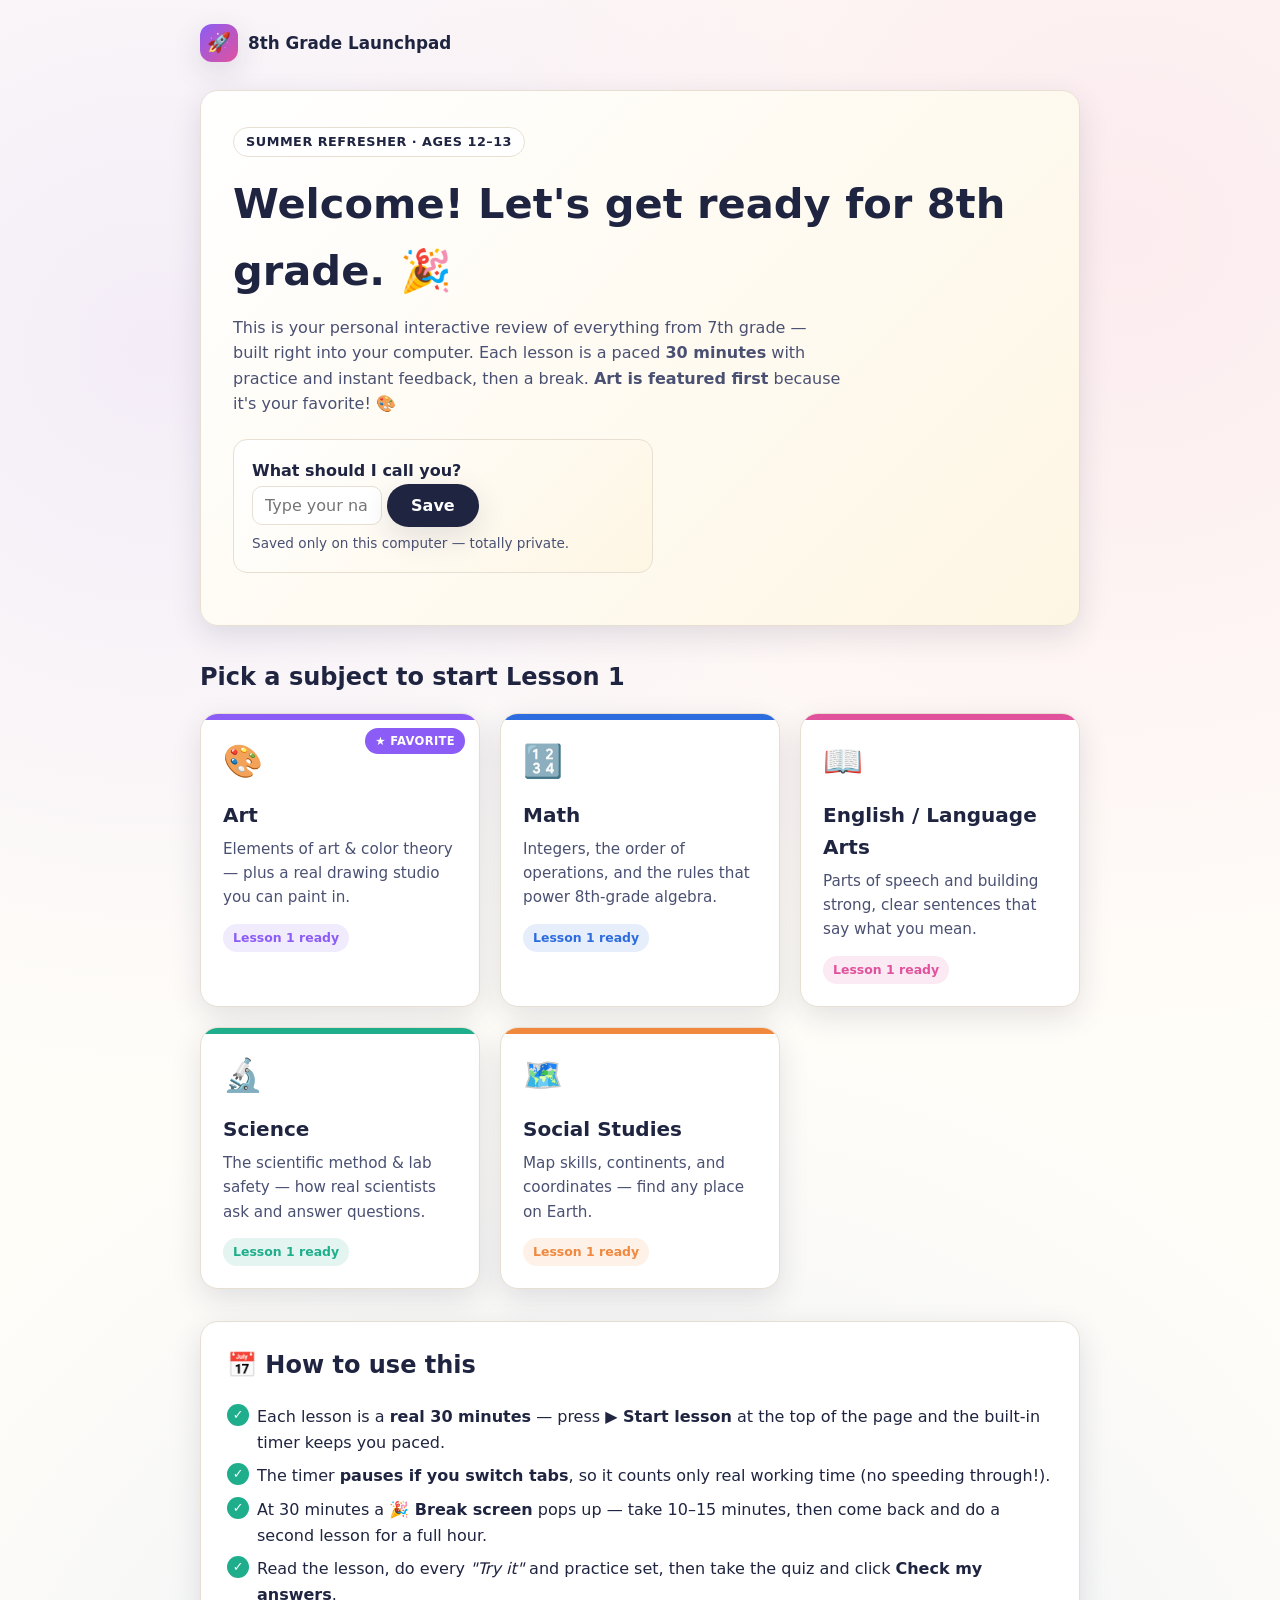
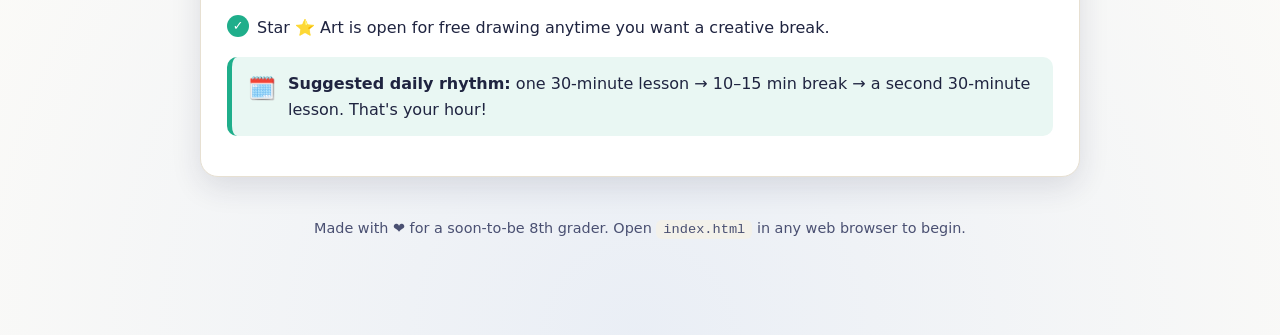
<file: index.html>
<!DOCTYPE html>
<html lang="en">
<head>
  <meta charset="UTF-8" />
  <meta name="viewport" content="width=device-width, initial-scale=1.0" />
  <title>8th Grade Launchpad — A 7th → 8th Grade Refresher</title>
  <link rel="stylesheet" href="assets/css/styles.css" />
  <link rel="icon" href="data:image/svg+xml,<svg xmlns='http://www.w3.org/2000/svg' viewBox='0 0 100 100'><text y='.9em' font-size='90'>🎨</text></svg>" />
</head>
<body>
  <div class="wrap">

    <div class="topbar">
      <a class="brand" href="index.html">
        <span class="logo">🚀</span>
        <span>8th Grade Launchpad</span>
      </a>
    </div>

    <section class="hero">
      <span class="pill">Summer Refresher · Ages 12–13</span>
      <h1 data-greeting>Welcome! Let's get ready for 8th grade. 🎉</h1>
      <p>
        This is your personal interactive review of everything from 7th grade —
        built right into your computer. Each lesson is a paced <strong>30 minutes</strong>
        with practice and instant feedback, then a break. <strong>Art is featured
        first</strong> because it's your favorite! 🎨
      </p>

      <div class="tryit" style="margin-top:22px;max-width:420px;">
        <label for="nameInput"><strong>What should I call you?</strong></label><br />
        <input type="text" id="nameInput" placeholder="Type your name" />
        <button class="btn" onclick="saveName()">Save</button>
        <div class="progress-note">Saved only on this computer — totally private.</div>
      </div>
    </section>

    <h2 style="margin:0 0 16px;">Pick a subject to start Lesson&nbsp;1</h2>

    <div class="cards">

      <a class="card art" href="lessons/art.html">
        <span class="fav">★ FAVORITE</span>
        <span class="emoji">🎨</span>
        <h3>Art</h3>
        <p>Elements of art &amp; color theory — plus a real drawing studio you can paint in.</p>
        <span class="tag">Lesson 1 ready</span>
      </a>

      <a class="card math" href="lessons/math.html">
        <span class="emoji">🔢</span>
        <h3>Math</h3>
        <p>Integers, the order of operations, and the rules that power 8th-grade algebra.</p>
        <span class="tag">Lesson 1 ready</span>
      </a>

      <a class="card english" href="lessons/english.html">
        <span class="emoji">📖</span>
        <h3>English / Language Arts</h3>
        <p>Parts of speech and building strong, clear sentences that say what you mean.</p>
        <span class="tag">Lesson 1 ready</span>
      </a>

      <a class="card science" href="lessons/science.html">
        <span class="emoji">🔬</span>
        <h3>Science</h3>
        <p>The scientific method &amp; lab safety — how real scientists ask and answer questions.</p>
        <span class="tag">Lesson 1 ready</span>
      </a>

      <a class="card social" href="lessons/social-studies.html">
        <span class="emoji">🗺️</span>
        <h3>Social Studies</h3>
        <p>Map skills, continents, and coordinates — find any place on Earth.</p>
        <span class="tag">Lesson 1 ready</span>
      </a>

    </div>

    <section class="panel" style="margin-top:32px;">
      <h2>📅 How to use this</h2>
      <ul class="goal-list">
        <li>Each lesson is a <strong>real 30 minutes</strong> — press <strong>▶ Start lesson</strong> at the top of the page and the built-in timer keeps you paced.</li>
        <li>The timer <strong>pauses if you switch tabs</strong>, so it counts only real working time (no speeding through!).</li>
        <li>At 30 minutes a <strong>🎉 Break screen</strong> pops up — take 10–15 minutes, then come back and do a second lesson for a full hour.</li>
        <li>Read the lesson, do every <em>"Try it"</em> and practice set, then take the quiz and click <strong>Check my answers</strong>.</li>
        <li>Star ⭐ Art is open for free drawing anytime you want a creative break.</li>
      </ul>
      <div class="callout">
        <span class="ico">🗓️</span>
        <div><strong>Suggested daily rhythm:</strong> one 30-minute lesson → 10–15 min break → a second 30-minute lesson. That's your hour!</div>
      </div>
    </section>

    <p class="foot">Made with ❤️ for a soon-to-be 8th grader. Open <code>index.html</code> in any web browser to begin.</p>
  </div>

  <script src="assets/js/quiz.js"></script>
</body>
</html>
</file>
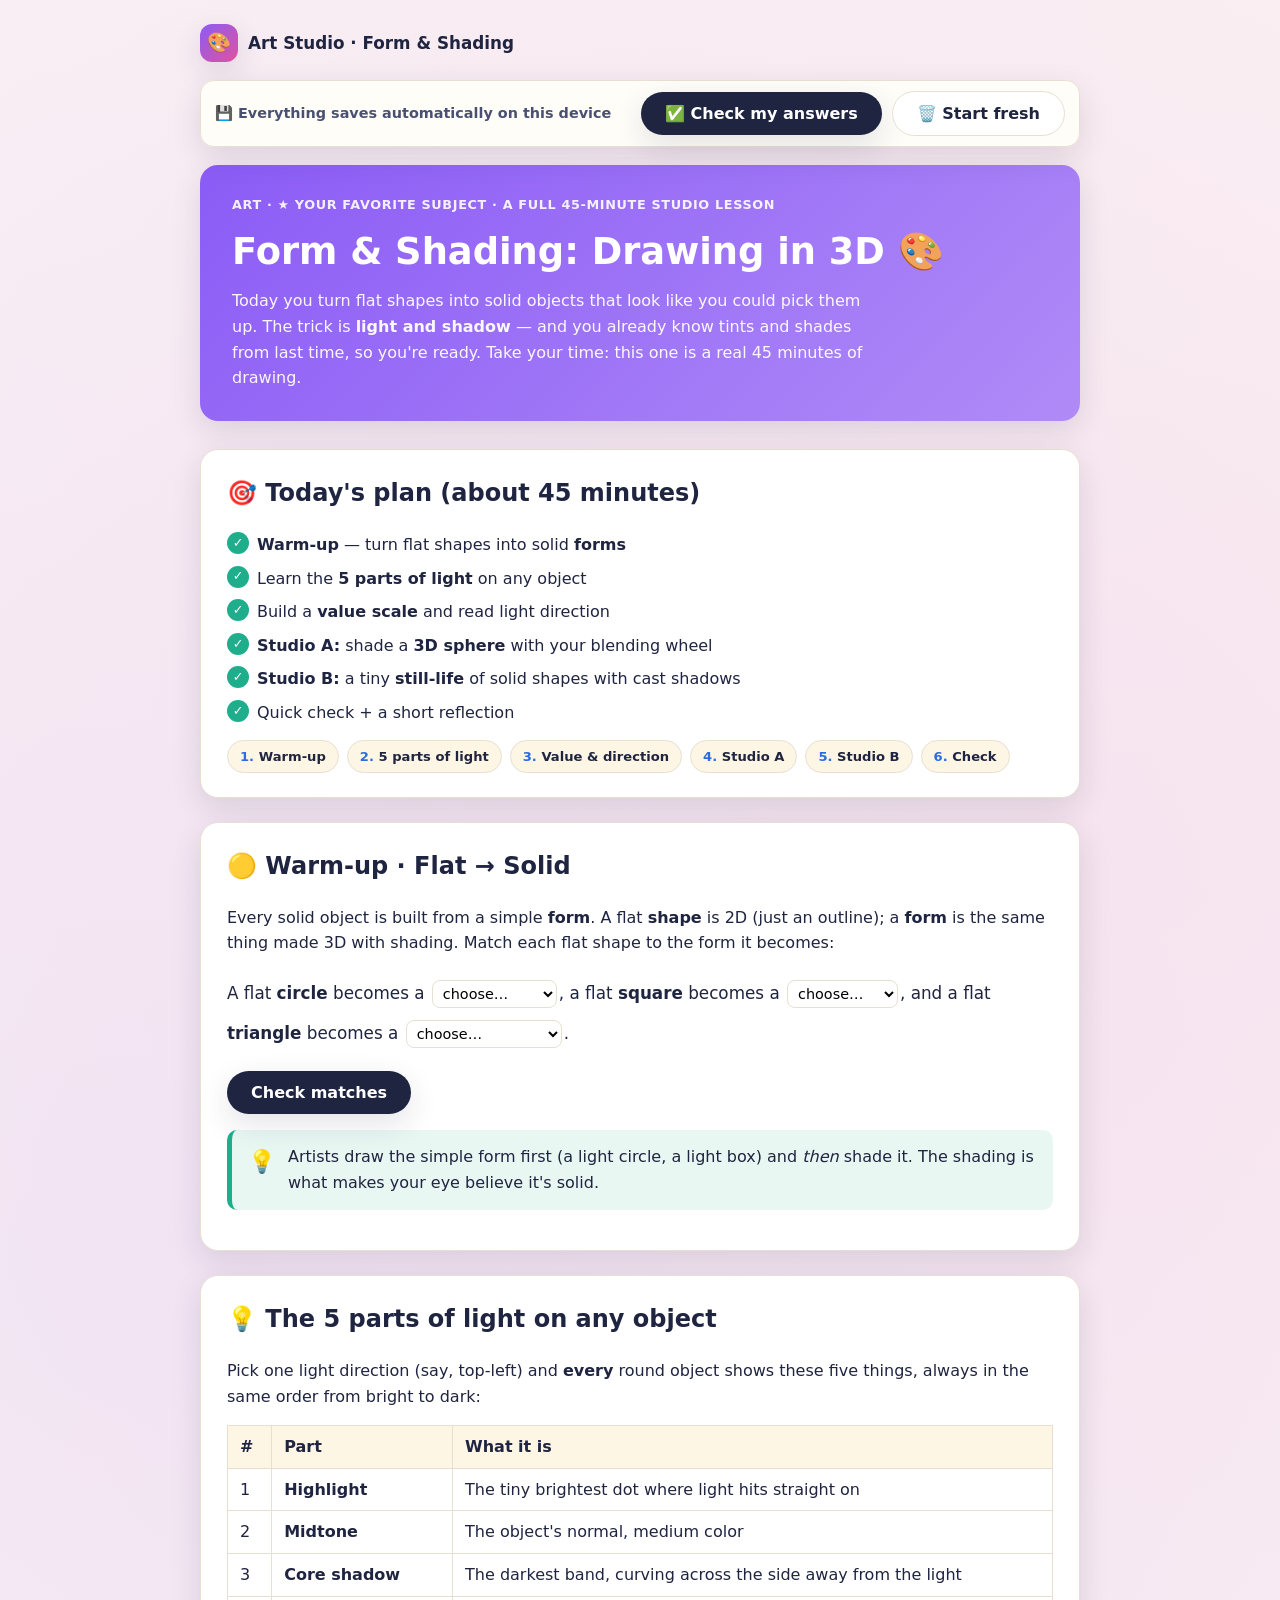
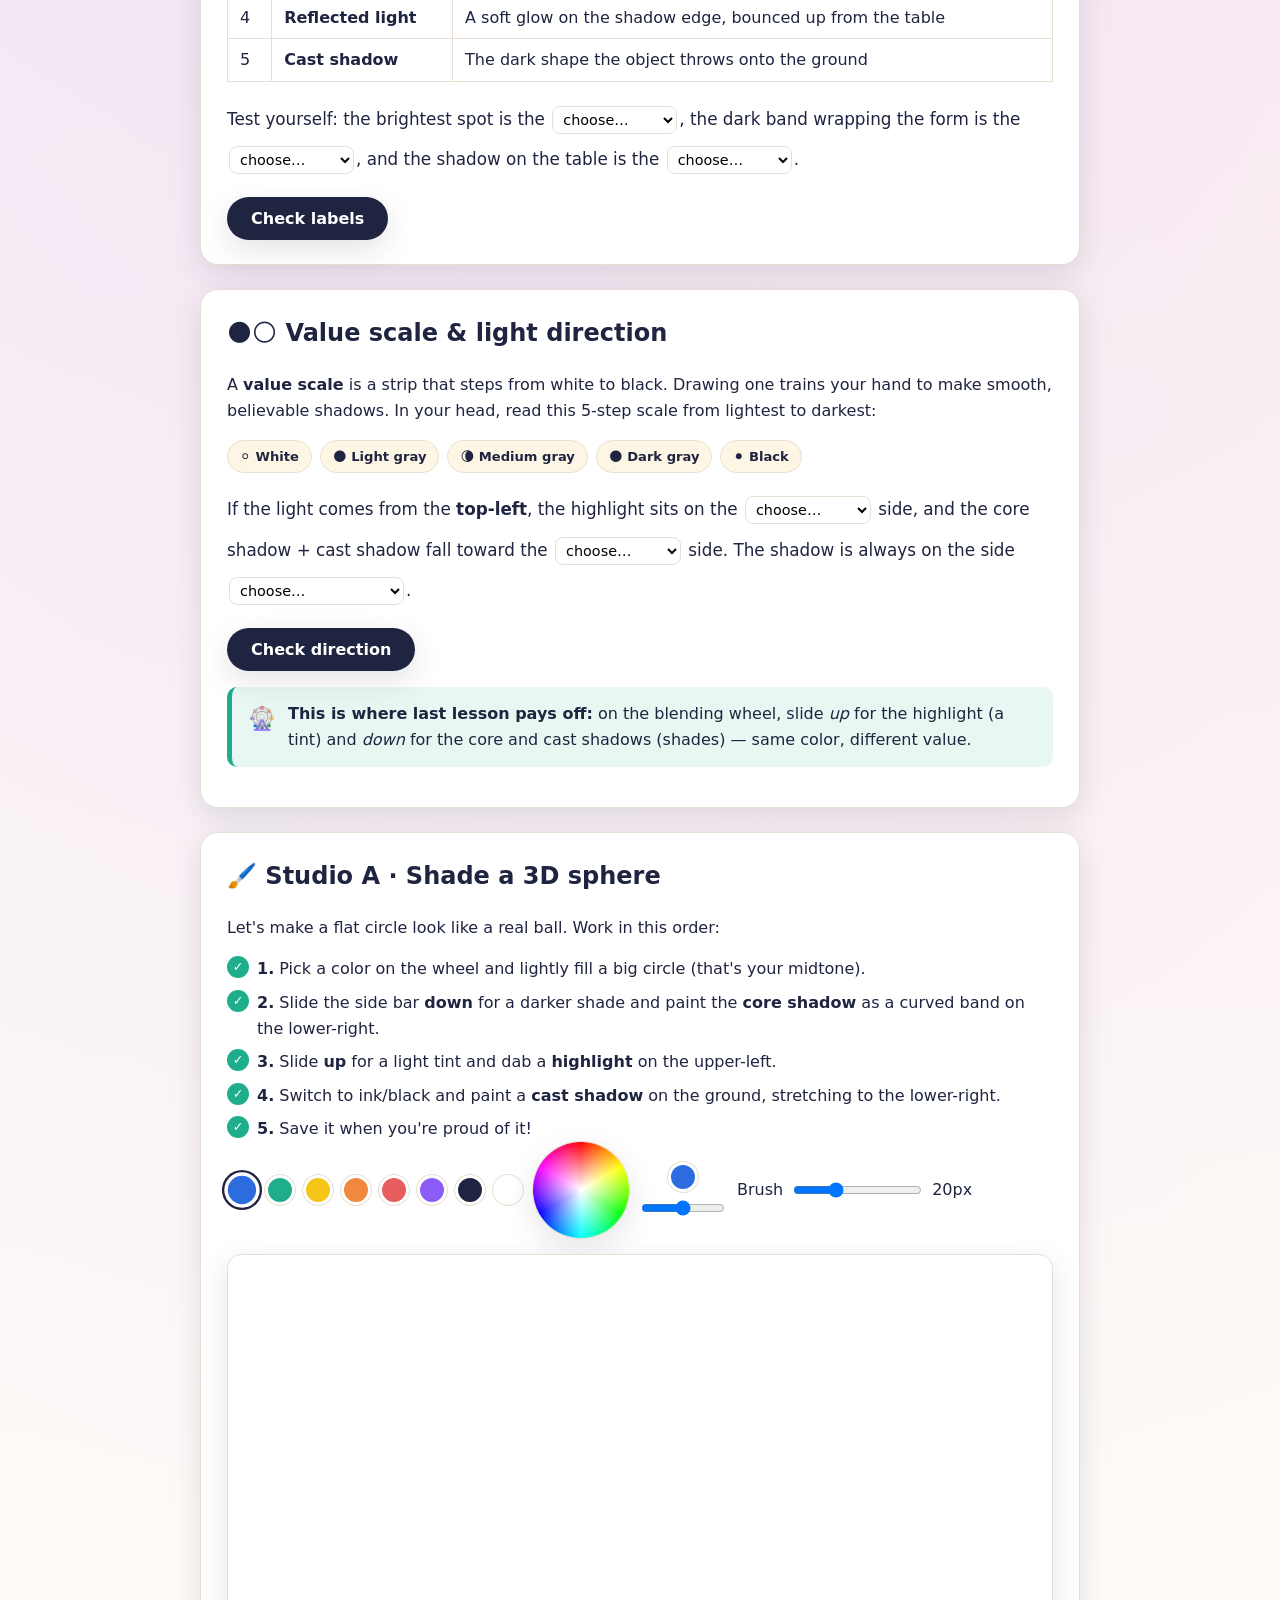
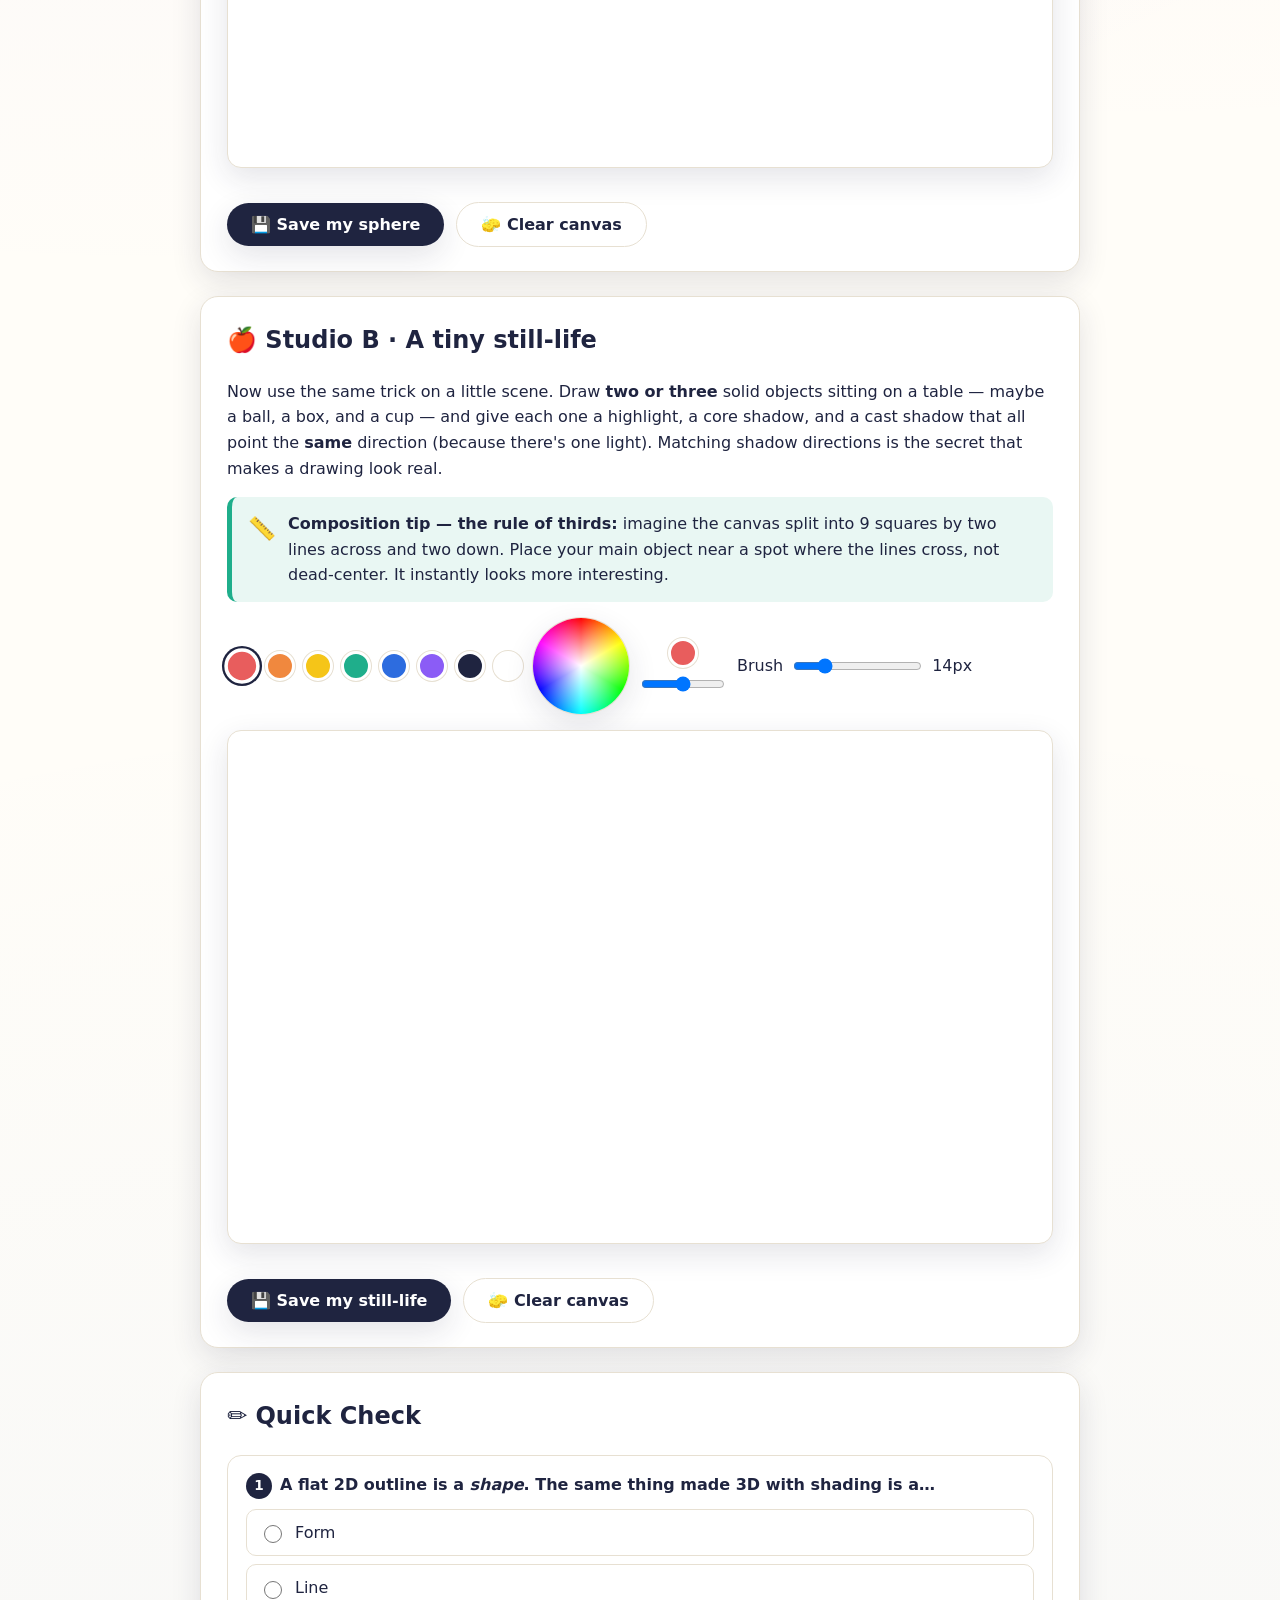
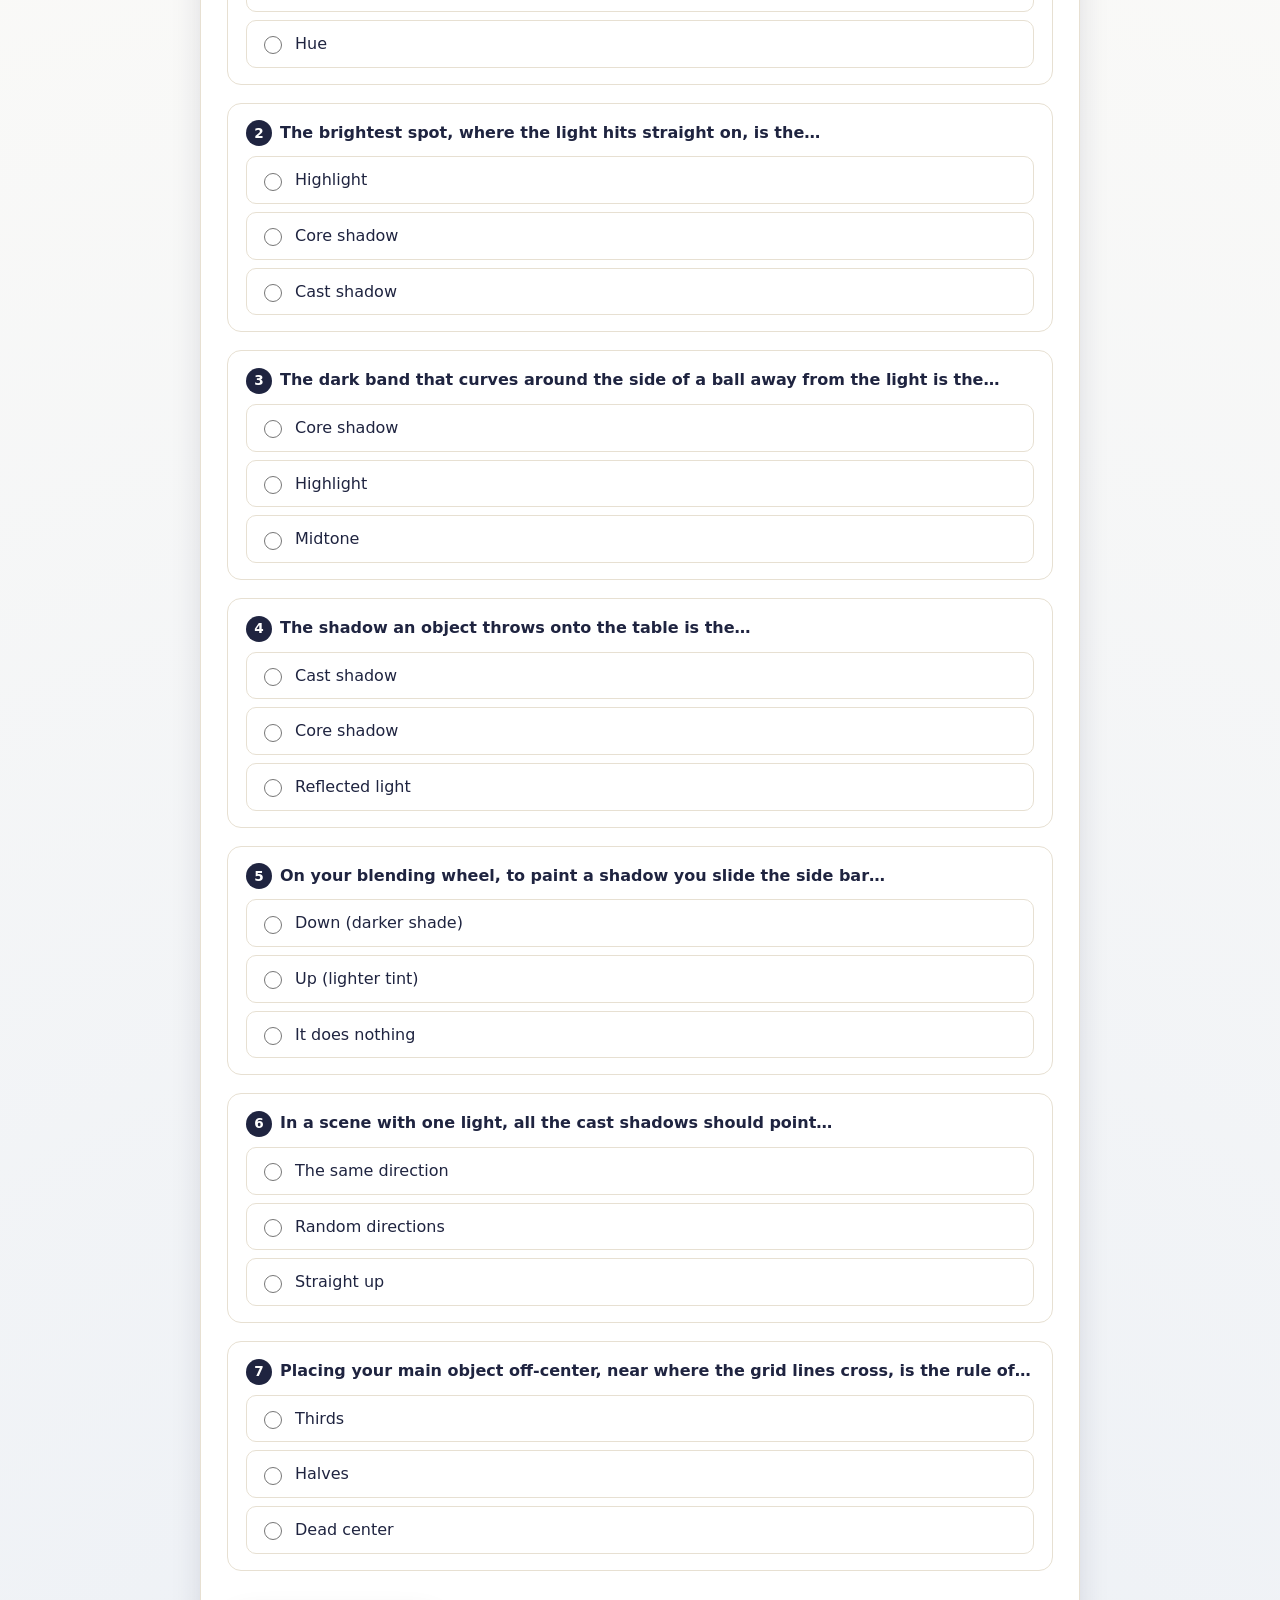
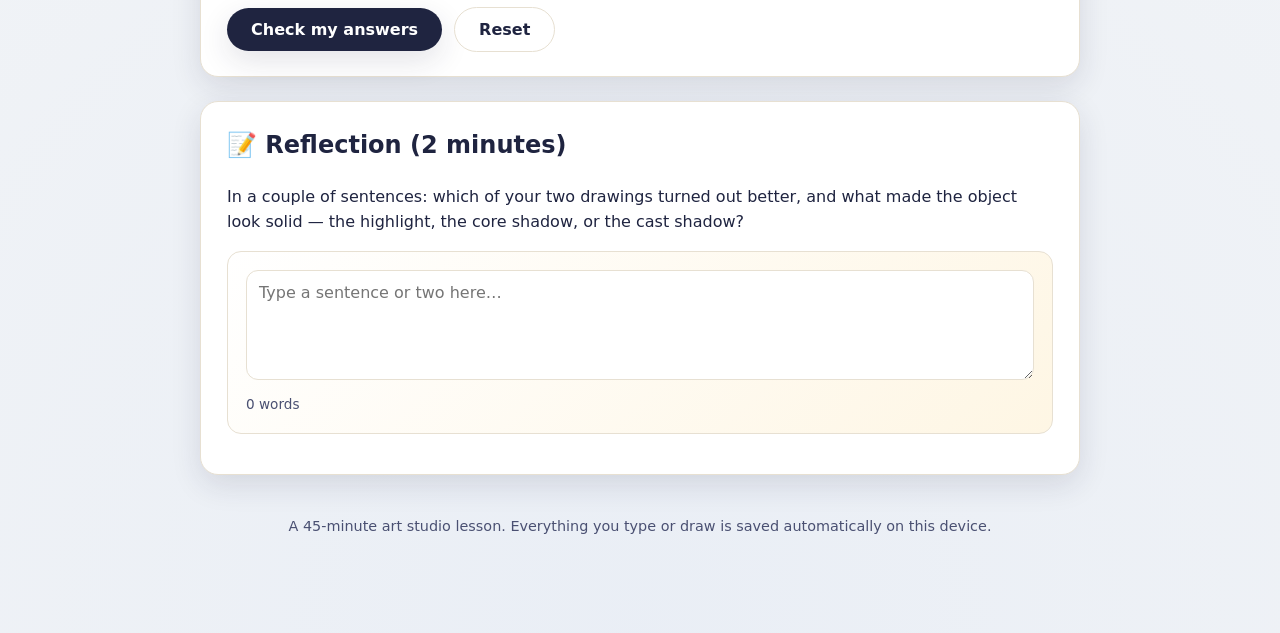
<file: art-lesson-form-and-shading-STANDALONE.html>
<!DOCTYPE html>
<html lang="en">
<head>
<meta charset="UTF-8" />
<meta name="viewport" content="width=device-width, initial-scale=1.0" />
<title>Art Studio — Form &amp; Shading (a 45-minute lesson)</title>
<style>

:root{
  --ink:#1f2440;--ink-soft:#4a5072;--paper:#fffdf8;--cream:#fef6e4;--line:#e7e0d2;
  --math:#2d6cdf;--english:#e0529c;--science:#1fae8b;--social:#f0883e;--art:#8b5cf6;--anatomy:#d64550;
  --good:#1fae8b;--bad:#e85d5d;--shadow:0 10px 30px rgba(31,36,64,0.12);--radius:18px;
  --font:"Segoe UI","Trebuchet MS",system-ui,-apple-system,sans-serif;
}
*{box-sizing:border-box;}
html{scroll-behavior:smooth;}
body{margin:0;font-family:var(--font);color:var(--ink);line-height:1.6;min-height:100vh;
  background:
    radial-gradient(circle at 12% 18%,rgba(139,92,246,0.10),transparent 38%),
    radial-gradient(circle at 88% 12%,rgba(224,82,156,0.10),transparent 40%),
    radial-gradient(circle at 50% 100%,rgba(45,108,223,0.10),transparent 45%),
    var(--paper);}
a{color:inherit;}
.wrap{max-width:920px;margin:0 auto;padding:24px 20px 80px;}
.topbar{display:flex;align-items:center;justify-content:space-between;gap:12px;flex-wrap:wrap;margin-bottom:18px;}
.brand{display:inline-flex;align-items:center;gap:10px;font-weight:800;text-decoration:none;font-size:1.05rem;cursor:pointer;}
.brand .logo{width:38px;height:38px;border-radius:12px;display:grid;place-items:center;
  background:linear-gradient(135deg,var(--art),var(--english));color:#fff;font-size:1.2rem;box-shadow:var(--shadow);}

/* subject tab nav */
.subject-nav{display:flex;flex-wrap:wrap;gap:8px;margin-bottom:24px;}
.subject-nav button{font-family:inherit;font-weight:800;cursor:pointer;border:1px solid var(--line);
  background:#fff;color:var(--ink-soft);padding:9px 16px;border-radius:999px;transition:transform .12s ease;}
.subject-nav button:hover{transform:translateY(-2px);}
.subject-nav button.navactive{background:var(--ink);color:#fff;border-color:var(--ink);}

.lesson-section{display:none;}
.lesson-section.active{display:block;}

.lesson-tabs{display:flex;gap:8px;margin:0 0 18px;flex-wrap:wrap;}
.lesson-tabs .lt{font-family:inherit;font-weight:800;cursor:pointer;border:1px solid var(--line);background:#fff;color:var(--ink-soft);padding:8px 18px;border-radius:999px;}
.lesson-tabs .lt.active{background:var(--ink);color:#fff;border-color:var(--ink);}
.lesson-part{display:none;}
.lesson-part.active{display:block;}

.hero{background:linear-gradient(135deg,#fff,var(--cream));border:1px solid var(--line);border-radius:var(--radius);
  padding:36px 32px;box-shadow:var(--shadow);margin-bottom:32px;position:relative;overflow:hidden;}
.hero h1{margin:0 0 10px;font-size:clamp(1.8rem,4vw,2.6rem);}
.hero p{margin:0;color:var(--ink-soft);max-width:60ch;}
.pill{display:inline-block;font-size:.8rem;font-weight:700;letter-spacing:.04em;text-transform:uppercase;
  padding:4px 12px;border-radius:999px;background:#fff;border:1px solid var(--line);margin-bottom:14px;}

.cards{display:grid;grid-template-columns:repeat(auto-fill,minmax(240px,1fr));gap:20px;}
.card{display:block;text-decoration:none;background:#fff;border:1px solid var(--line);border-radius:var(--radius);
  padding:22px;box-shadow:var(--shadow);transition:transform .18s ease,box-shadow .18s ease;position:relative;overflow:hidden;cursor:pointer;}
.card::before{content:"";position:absolute;top:0;left:0;right:0;height:6px;background:var(--accent,var(--ink));}
.card:hover{transform:translateY(-6px);box-shadow:0 18px 40px rgba(31,36,64,.18);}
.card .emoji{font-size:2rem;}
.card h3{margin:12px 0 6px;font-size:1.25rem;}
.card p{margin:0 0 14px;color:var(--ink-soft);font-size:.95rem;}
.card .tag{display:inline-block;font-size:.78rem;font-weight:700;color:var(--accent,var(--ink));
  background:color-mix(in srgb,var(--accent,#000) 12%,#fff);padding:4px 10px;border-radius:999px;}
.card .fav{position:absolute;top:14px;right:14px;font-size:.72rem;font-weight:800;background:var(--art);color:#fff;
  padding:4px 10px;border-radius:999px;letter-spacing:.03em;}
.card.math{--accent:var(--math);}
.card.english{--accent:var(--english);}
.card.science{--accent:var(--science);}
.card.social{--accent:var(--social);}
.card.art{--accent:var(--art);}
.card.anatomy{--accent:var(--anatomy);}

.lesson-head{border-radius:var(--radius);padding:30px 32px;color:#fff;box-shadow:var(--shadow);margin-bottom:28px;}
.lesson-head .kicker{font-weight:700;opacity:.9;letter-spacing:.05em;text-transform:uppercase;font-size:.8rem;}
.lesson-head h1{margin:8px 0 6px;font-size:clamp(1.6rem,3.5vw,2.3rem);}
.lesson-head p{margin:0;opacity:.95;max-width:64ch;}
.head-math{background:linear-gradient(135deg,var(--math),#5b8def);}
.head-english{background:linear-gradient(135deg,var(--english),#f178b6);}
.head-science{background:linear-gradient(135deg,var(--science),#41cda8);}
.head-social{background:linear-gradient(135deg,var(--social),#f5a86a);}
.head-art{background:linear-gradient(135deg,var(--art),#b08bf7);}
.head-anatomy{background:linear-gradient(135deg,var(--anatomy),#ef7a83);}

.panel{background:#fff;border:1px solid var(--line);border-radius:var(--radius);padding:24px 26px;box-shadow:var(--shadow);margin-bottom:24px;}
.panel h2{margin-top:0;display:flex;align-items:center;gap:10px;}
.panel h3{margin:22px 0 8px;}

.goal-list{list-style:none;padding:0;margin:0;display:grid;gap:8px;}
.goal-list li{padding-left:30px;position:relative;}
.goal-list li::before{content:"✓";position:absolute;left:0;top:0;width:22px;height:22px;border-radius:50%;
  display:grid;place-items:center;font-size:.8rem;font-weight:800;background:var(--good);color:#fff;}

.example{background:var(--cream);border:1px dashed var(--line);border-radius:14px;padding:16px 18px;margin:14px 0;}
.example .label{font-weight:800;font-size:.8rem;text-transform:uppercase;letter-spacing:.05em;color:var(--ink-soft);}

.steps{counter-reset:step;list-style:none;padding:0;margin:12px 0;}
.steps li{counter-increment:step;padding:8px 0 8px 42px;position:relative;border-bottom:1px solid var(--line);}
.steps li:last-child{border-bottom:0;}
.steps li::before{content:counter(step);position:absolute;left:0;top:8px;width:28px;height:28px;border-radius:8px;
  display:grid;place-items:center;font-weight:800;color:#fff;background:var(--ink);}

.term{font-weight:800;color:var(--ink);}
mark{background:#fff2a8;padding:0 4px;border-radius:4px;}
code,.code{font-family:"Consolas","Courier New",monospace;background:#f3f1ea;padding:2px 7px;border-radius:6px;font-size:.95em;}

.callout{display:flex;gap:12px;background:color-mix(in srgb,var(--science) 10%,#fff);border-left:5px solid var(--science);
  border-radius:10px;padding:14px 16px;margin:16px 0;}
.callout .ico{font-size:1.4rem;}

table.tidy{width:100%;border-collapse:collapse;margin:14px 0;}
table.tidy th,table.tidy td{border:1px solid var(--line);padding:8px 12px;text-align:left;}
table.tidy th{background:var(--cream);}

.quiz{display:grid;gap:18px;}
.question{border:1px solid var(--line);border-radius:14px;padding:16px 18px;background:#fff;}
.question .q{font-weight:700;margin-bottom:10px;}
.question .q .num{display:inline-grid;place-items:center;width:26px;height:26px;border-radius:50%;
  background:var(--ink);color:#fff;font-size:.85rem;margin-right:8px;}
.options{display:grid;gap:8px;}
.options label{display:flex;align-items:center;gap:10px;border:1px solid var(--line);border-radius:10px;
  padding:10px 12px;cursor:pointer;transition:background .12s ease,border-color .12s ease;}
.options label:hover{background:var(--cream);}
.options input{width:18px;height:18px;accent-color:var(--math);}
.options label.correct{border-color:var(--good);background:color-mix(in srgb,var(--good) 14%,#fff);}
.options label.wrong{border-color:var(--bad);background:color-mix(in srgb,var(--bad) 12%,#fff);}
.feedback{margin-top:10px;font-weight:600;display:none;}
.feedback.show{display:block;}
.feedback.right{color:var(--good);}
.feedback.miss{color:var(--bad);}

.btn{border:0;cursor:pointer;font-family:inherit;font-weight:800;font-size:1rem;padding:12px 24px;border-radius:999px;
  color:#fff;background:var(--ink);box-shadow:var(--shadow);transition:transform .15s ease,opacity .15s ease;}
.btn:hover{transform:translateY(-2px);}
.btn.ghost{background:#fff;color:var(--ink);border:1px solid var(--line);box-shadow:none;}
.btn-row{display:flex;gap:12px;flex-wrap:wrap;align-items:center;margin-top:18px;}
.score{font-weight:800;font-size:1.1rem;padding:10px 18px;border-radius:999px;background:var(--cream);
  border:1px solid var(--line);display:none;}
.score.show{display:inline-block;}

.tryit{background:linear-gradient(135deg,#fff,var(--cream));border:1px solid var(--line);border-radius:14px;padding:18px;margin:16px 0;}
.tryit input[type="text"],.tryit input[type="number"]{font-family:inherit;font-size:1rem;padding:9px 12px;
  border:1px solid var(--line);border-radius:10px;width:130px;}
.tryit .result{margin-top:10px;font-weight:700;min-height:1.4em;}

.studio{display:grid;gap:16px;}
.canvas-wrap{background:#fff;border:1px solid var(--line);border-radius:14px;padding:12px;box-shadow:var(--shadow);}
#artCanvas{width:100%;height:auto;border-radius:10px;background:#fff;touch-action:none;cursor:crosshair;display:block;}
.tools{display:flex;flex-wrap:wrap;gap:10px;align-items:center;}
.swatches{display:flex;gap:8px;flex-wrap:wrap;}
.swatch{width:30px;height:30px;border-radius:50%;border:3px solid #fff;box-shadow:0 0 0 1px var(--line);cursor:pointer;}
.swatch.active{transform:scale(1.18);box-shadow:0 0 0 2px var(--ink);}
.brush-size{display:flex;align-items:center;gap:8px;}
.wheel{display:flex;gap:20px;flex-wrap:wrap;align-items:center;}
.wheel .ring{width:180px;height:180px;border-radius:50%;
  background:conic-gradient(red,orange,yellow,green,cyan,blue,magenta,red);box-shadow:var(--shadow);flex-shrink:0;}

.lesson-nav{display:flex;justify-content:space-between;gap:12px;flex-wrap:wrap;margin-top:10px;}
.back-link{text-decoration:none;font-weight:600;color:var(--ink-soft);background:#fff;border:1px solid var(--line);
  padding:8px 14px;border-radius:999px;cursor:pointer;transition:transform .15s ease,box-shadow .15s ease;}
.back-link:hover{transform:translateY(-2px);box-shadow:var(--shadow);}
.foot{text-align:center;color:var(--ink-soft);margin-top:40px;font-size:.9rem;}
.progress-note{font-size:.85rem;color:var(--ink-soft);margin-top:6px;}

.pacer{position:sticky;top:0;z-index:50;display:flex;align-items:center;gap:14px;flex-wrap:wrap;
  background:rgba(255,253,248,.96);backdrop-filter:blur(6px);border:1px solid var(--line);border-radius:14px;
  padding:12px 16px;box-shadow:var(--shadow);margin-bottom:24px;}
.pacer.running{border-color:var(--science);}
.pacer .pace-btn{border:0;cursor:pointer;font-family:inherit;font-weight:800;padding:9px 16px;border-radius:999px;color:#fff;background:var(--ink);}
.pacer .pace-btn.ghost{background:#fff;color:var(--ink);border:1px solid var(--line);}
.pacer .pace-time{font-weight:800;font-variant-numeric:tabular-nums;font-size:1.05rem;}
.pacer .pace-track{flex:1 1 160px;min-width:120px;height:12px;background:var(--cream);border-radius:999px;overflow:hidden;border:1px solid var(--line);}
.pacer .pace-fill{height:100%;width:0%;background:linear-gradient(90deg,var(--science),var(--math));transition:width .4s ease;}
.pacer .pace-seg{font-size:.85rem;font-weight:700;color:var(--ink-soft);flex-basis:100%;}
.pacer .pace-seg b{color:var(--ink);}

.plan-strip{display:flex;flex-wrap:wrap;gap:8px;margin:14px 0 0;list-style:none;padding:0;}
.plan-strip li{font-size:.82rem;font-weight:700;background:var(--cream);border:1px solid var(--line);border-radius:999px;padding:5px 12px;}
.plan-strip li b{color:var(--math);}

.break-overlay{position:fixed;inset:0;z-index:200;display:none;align-items:center;justify-content:center;
  background:rgba(31,36,64,.78);backdrop-filter:blur(4px);padding:20px;}
.break-overlay.show{display:flex;}
.break-card{background:#fff;border-radius:var(--radius);padding:34px 30px;max-width:460px;text-align:center;box-shadow:var(--shadow);}
.break-card .big{font-size:3rem;}
.break-card h2{margin:8px 0 6px;}
.break-card p{color:var(--ink-soft);}
.break-card .btn-row{justify-content:center;}

.passage{background:var(--cream);border:1px solid var(--line);border-radius:14px;padding:18px 20px;margin:14px 0;font-size:1.02rem;}
.passage p{margin:0 0 10px;}
.passage p:last-child{margin-bottom:0;}

.tagline{font-size:1.05rem;line-height:2.4;}
.tagline select{font-family:inherit;font-size:.9rem;padding:4px 6px;border-radius:8px;border:1px solid var(--line);margin:0 2px;background:#fff;}
.tagline select.ok{border-color:var(--good);background:color-mix(in srgb,var(--good) 14%,#fff);}
.tagline select.no{border-color:var(--bad);background:color-mix(in srgb,var(--bad) 12%,#fff);}

.practice-grid{display:grid;gap:12px;}
.prob{display:flex;align-items:center;gap:10px;flex-wrap:wrap;border:1px solid var(--line);border-radius:12px;padding:12px 14px;background:#fff;}
.prob .pnum{display:inline-grid;place-items:center;width:26px;height:26px;border-radius:50%;background:var(--ink);color:#fff;font-size:.85rem;flex-shrink:0;}
.prob .qtext{font-weight:700;flex:1 1 200px;}
.prob input{font-family:inherit;font-size:1rem;padding:7px 10px;border:1px solid var(--line);border-radius:9px;width:90px;}
.prob .mark{font-weight:800;min-width:1.4em;}

.checklist{list-style:none;padding:0;margin:12px 0;display:grid;gap:8px;}
.checklist li{display:flex;gap:10px;align-items:flex-start;}
.checklist input{width:18px;height:18px;margin-top:3px;accent-color:var(--science);}

textarea.write{width:100%;min-height:110px;font-family:inherit;font-size:1rem;padding:12px;border:1px solid var(--line);border-radius:12px;resize:vertical;}
.wordcount{font-size:.85rem;color:var(--ink-soft);margin-top:6px;}

.value-scale{display:flex;gap:0;border-radius:10px;overflow:hidden;border:1px solid var(--line);margin:12px 0;}
.value-scale div{flex:1;height:46px;display:grid;place-items:center;font-size:.8rem;font-weight:700;}

.challenge{counter-reset:ch;list-style:none;padding:0;margin:12px 0;display:grid;gap:10px;}
.challenge li{counter-increment:ch;position:relative;padding:12px 14px 12px 50px;border:1px solid var(--line);border-radius:12px;background:#fff;}
.challenge li::before{content:counter(ch);position:absolute;left:12px;top:12px;width:26px;height:26px;border-radius:8px;
  display:grid;place-items:center;font-weight:800;color:#fff;background:var(--art);}

@media (max-width:540px){.hero,.lesson-head{padding:24px 20px;}.panel{padding:20px;}}

.study-bar{position:sticky;top:0;z-index:60;display:flex;align-items:center;gap:10px;flex-wrap:wrap;
  background:rgba(255,253,248,.97);backdrop-filter:blur(6px);border:1px solid var(--line);border-radius:14px;
  padding:10px 14px;box-shadow:var(--shadow);margin-bottom:18px;}
.study-bar .save-note{font-weight:700;color:var(--ink-soft);font-size:.9rem;}
.review-banner{display:none;background:color-mix(in srgb,var(--math) 12%,#fff);border:1px solid var(--line);
  border-left:5px solid var(--math);border-radius:12px;padding:12px 16px;margin-bottom:18px;}
.question.q-wrong{border-color:var(--bad);box-shadow:inset 6px 0 0 var(--bad);background:color-mix(in srgb,var(--bad) 6%,#fff);}
.question.q-right{box-shadow:inset 6px 0 0 var(--good);}
.question.q-wrong .q::after{content:"  \2717 WRONG";color:var(--bad);font-weight:800;font-size:.78rem;letter-spacing:.04em;}
.question.q-right .q::after{content:"  \2713";color:var(--good);font-weight:800;}
.prob.wrong{border-color:var(--bad);background:color-mix(in srgb,var(--bad) 12%,#fff);}
.prob.right{border-color:var(--good);background:color-mix(in srgb,var(--good) 10%,#fff);}
.wheel-wrap{display:flex;align-items:center;gap:10px;}
.color-wheel{width:96px;height:96px;border-radius:50%;cursor:crosshair;flex-shrink:0;
  background:radial-gradient(circle,#fff 0%,rgba(255,255,255,0) 72%),conic-gradient(red,yellow,lime,cyan,blue,magenta,red);
  box-shadow:0 0 0 1px var(--line),var(--shadow);}
.wheel-side{display:flex;flex-direction:column;align-items:center;gap:6px;}
.color-current{width:30px;height:30px;border-radius:50%;border:3px solid #fff;box-shadow:0 0 0 1px var(--line);background:#8b5cf6;}
.shade-slider{width:84px;}

</style>
</head>
<body>
  <div class="wrap">

    <div class="topbar">
      <span class="brand"><span class="logo">🎨</span><span>Art Studio · Form &amp; Shading</span></span>
    </div>

    <div class="study-bar">
      <span class="save-note">💾 Everything saves automatically on this device</span>
      <span style="flex:1 1 auto"></span>
      <button class="btn" onclick="reviewAll()">✅ Check my answers</button>
      <button class="btn ghost" onclick="resetAll()">🗑️ Start fresh</button>
    </div>
    <div class="review-banner" id="reviewBanner"></div>

    <section class="lesson-section active">
<header class="lesson-head head-art">
      <div class="kicker">Art · ★ Your favorite subject · a full 45-minute studio lesson</div>
      <h1>Form &amp; Shading: Drawing in 3D 🎨</h1>
      <p>Today you turn flat shapes into solid objects that look like you could pick them up. The trick is <strong>light and shadow</strong> — and you already know tints and shades from last time, so you're ready. Take your time: this one is a real 45 minutes of drawing.</p>
    </header>

    <section class="panel">
      <h2>🎯 Today's plan (about 45 minutes)</h2>
      <ul class="goal-list">
        <li><strong>Warm-up</strong> — turn flat shapes into solid <strong>forms</strong></li>
        <li>Learn the <strong>5 parts of light</strong> on any object</li>
        <li>Build a <strong>value scale</strong> and read light direction</li>
        <li><strong>Studio A:</strong> shade a <strong>3D sphere</strong> with your blending wheel</li>
        <li><strong>Studio B:</strong> a tiny <strong>still-life</strong> of solid shapes with cast shadows</li>
        <li>Quick check + a short reflection</li>
      </ul>
      <ul class="plan-strip"><li><b>1.</b> Warm-up</li><li><b>2.</b> 5 parts of light</li><li><b>3.</b> Value &amp; direction</li><li><b>4.</b> Studio A</li><li><b>5.</b> Studio B</li><li><b>6.</b> Check</li></ul>
    </section>

    <section class="panel">
      <h2>🟡 Warm-up · Flat → Solid</h2>
      <p>Every solid object is built from a simple <span class="term">form</span>. A flat <strong>shape</strong> is 2D (just an outline); a <strong>form</strong> is the same thing made 3D with shading. Match each flat shape to the form it becomes:</p>
      <div data-tagging>
        <p class="tagline">A flat <b>circle</b> becomes a
          <select data-answer="sphere"><option value="">choose…</option><option value="sphere">sphere (ball)</option><option value="cube">cube</option><option value="cone">cone</option></select>,
          a flat <b>square</b> becomes a
          <select data-answer="cube"><option value="">choose…</option><option value="sphere">sphere</option><option value="cube">cube (box)</option><option value="cone">cone</option></select>,
          and a flat <b>triangle</b> becomes a
          <select data-answer="cone"><option value="">choose…</option><option value="cone">cone (ice-cream)</option><option value="cube">cube</option><option value="sphere">sphere</option></select>.</p>
        <div class="btn-row"><button type="button" class="btn" data-grade>Check matches</button><span class="score" data-tag-score></span></div>
      </div>
      <div class="callout"><span class="ico">💡</span><div>Artists draw the simple form first (a light circle, a light box) and <em>then</em> shade it. The shading is what makes your eye believe it's solid.</div></div>
    </section>

    <section class="panel">
      <h2>💡 The 5 parts of light on any object</h2>
      <p>Pick one light direction (say, top-left) and <strong>every</strong> round object shows these five things, always in the same order from bright to dark:</p>
      <table class="tidy">
        <tr><th>#</th><th>Part</th><th>What it is</th></tr>
        <tr><td>1</td><td><span class="term">Highlight</span></td><td>The tiny brightest dot where light hits straight on</td></tr>
        <tr><td>2</td><td><span class="term">Midtone</span></td><td>The object's normal, medium color</td></tr>
        <tr><td>3</td><td><span class="term">Core shadow</span></td><td>The darkest band, curving across the side away from the light</td></tr>
        <tr><td>4</td><td><span class="term">Reflected light</span></td><td>A soft glow on the shadow edge, bounced up from the table</td></tr>
        <tr><td>5</td><td><span class="term">Cast shadow</span></td><td>The dark shape the object throws onto the ground</td></tr>
      </table>
      <div data-tagging>
        <p class="tagline">Test yourself: the brightest spot is the
          <select data-answer="highlight"><option value="">choose…</option><option value="highlight">highlight</option><option value="core">core shadow</option><option value="cast">cast shadow</option></select>,
          the dark band wrapping the form is the
          <select data-answer="core"><option value="">choose…</option><option value="highlight">highlight</option><option value="core">core shadow</option><option value="cast">cast shadow</option></select>,
          and the shadow on the table is the
          <select data-answer="cast"><option value="">choose…</option><option value="highlight">highlight</option><option value="core">core shadow</option><option value="cast">cast shadow</option></select>.</p>
        <div class="btn-row"><button type="button" class="btn" data-grade>Check labels</button><span class="score" data-tag-score></span></div>
      </div>
    </section>

    <section class="panel">
      <h2>🌑🌕 Value scale &amp; light direction</h2>
      <p>A <span class="term">value scale</span> is a strip that steps from white to black. Drawing one trains your hand to make smooth, believable shadows. In your head, read this 5-step scale from lightest to darkest:</p>
      <ul class="plan-strip"><li>⚪ White</li><li>🌑 Light gray</li><li>🌘 Medium gray</li><li>🌑 Dark gray</li><li>⚫ Black</li></ul>
      <div data-tagging>
        <p class="tagline">If the light comes from the <b>top-left</b>, the highlight sits on the
          <select data-answer="tl"><option value="">choose…</option><option value="tl">top-left</option><option value="br">bottom-right</option></select>
          side, and the core shadow + cast shadow fall toward the
          <select data-answer="br"><option value="">choose…</option><option value="tl">top-left</option><option value="br">bottom-right</option></select>
          side. The shadow is always on the side
          <select data-answer="away"><option value="">choose…</option><option value="away">away from the light</option><option value="toward">facing the light</option></select>.</p>
        <div class="btn-row"><button type="button" class="btn" data-grade>Check direction</button><span class="score" data-tag-score></span></div>
      </div>
      <div class="callout"><span class="ico">🎡</span><div><strong>This is where last lesson pays off:</strong> on the blending wheel, slide <em>up</em> for the highlight (a tint) and <em>down</em> for the core and cast shadows (shades) — same color, different value.</div></div>
    </section>

    <section class="panel">
      <h2>🖌️ Studio A · Shade a 3D sphere</h2>
      <p>Let's make a flat circle look like a real ball. Work in this order:</p>
      <ul class="goal-list">
        <li><strong>1.</strong> Pick a color on the wheel and lightly fill a big circle (that's your midtone).</li>
        <li><strong>2.</strong> Slide the side bar <strong>down</strong> for a darker shade and paint the <strong>core shadow</strong> as a curved band on the lower-right.</li>
        <li><strong>3.</strong> Slide <strong>up</strong> for a light tint and dab a <strong>highlight</strong> on the upper-left.</li>
        <li><strong>4.</strong> Switch to ink/black and paint a <strong>cast shadow</strong> on the ground, stretching to the lower-right.</li>
        <li><strong>5.</strong> Save it when you're proud of it!</li>
      </ul>
      <div class="studio">
        <div class="tools">
          <div class="swatches">
            <span class="swatch" data-color="#2d6cdf" title="Blue"></span>
            <span class="swatch" data-color="#1fae8b" title="Green"></span>
            <span class="swatch" data-color="#f5c518" title="Yellow"></span>
            <span class="swatch" data-color="#f0883e" title="Orange"></span>
            <span class="swatch" data-color="#e85d5d" title="Red"></span>
            <span class="swatch" data-color="#8b5cf6" title="Purple"></span>
            <span class="swatch" data-color="#1f2440" title="Ink"></span>
            <span class="swatch" data-color="#ffffff" title="Eraser (white)"></span>
          </div>
          <div class="wheel-wrap"><div class="color-wheel" title="Tap any spot to blend your own color"></div><div class="wheel-side"><span class="color-current"></span><input type="range" class="shade-slider" min="8" max="92" value="50" title="Lighter to darker" /></div></div><div class="brush-size"><label for="brushSize5">Brush</label>
            <input type="range" id="brushSize5" min="2" max="60" value="20" /><span data-brushval>20px</span></div>
        </div>
        <div class="canvas-wrap"><canvas id="artCanvas5" aria-label="Sphere shading studio"></canvas></div>
        <div class="btn-row"><button class="btn" data-save>💾 Save my sphere</button>
          <button class="btn ghost" data-clear>🧽 Clear canvas</button></div>
      </div>
    </section>

    <section class="panel">
      <h2>🍎 Studio B · A tiny still-life</h2>
      <p>Now use the same trick on a little scene. Draw <strong>two or three</strong> solid objects sitting on a table — maybe a ball, a box, and a cup — and give each one a highlight, a core shadow, and a cast shadow that all point the <strong>same</strong> direction (because there's one light). Matching shadow directions is the secret that makes a drawing look real.</p>
      <div class="callout"><span class="ico">📏</span><div><strong>Composition tip — the rule of thirds:</strong> imagine the canvas split into 9 squares by two lines across and two down. Place your main object near a spot where the lines cross, not dead-center. It instantly looks more interesting.</div></div>
      <div class="studio">
        <div class="tools">
          <div class="swatches">
            <span class="swatch" data-color="#e85d5d" title="Red"></span>
            <span class="swatch" data-color="#f0883e" title="Orange"></span>
            <span class="swatch" data-color="#f5c518" title="Yellow"></span>
            <span class="swatch" data-color="#1fae8b" title="Green"></span>
            <span class="swatch" data-color="#2d6cdf" title="Blue"></span>
            <span class="swatch" data-color="#8b5cf6" title="Purple"></span>
            <span class="swatch" data-color="#1f2440" title="Ink"></span>
            <span class="swatch" data-color="#ffffff" title="Eraser (white)"></span>
          </div>
          <div class="wheel-wrap"><div class="color-wheel" title="Tap any spot to blend your own color"></div><div class="wheel-side"><span class="color-current"></span><input type="range" class="shade-slider" min="8" max="92" value="50" title="Lighter to darker" /></div></div><div class="brush-size"><label for="brushSize6">Brush</label>
            <input type="range" id="brushSize6" min="2" max="60" value="14" /><span data-brushval>14px</span></div>
        </div>
        <div class="canvas-wrap"><canvas id="artCanvas6" aria-label="Still-life studio"></canvas></div>
        <div class="btn-row"><button class="btn" data-save>💾 Save my still-life</button>
          <button class="btn ghost" data-clear>🧽 Clear canvas</button></div>
      </div>
    </section>

    <section class="panel">
      <h2>✏️ Quick Check</h2>
      <form class="quiz">
        <div class="question" data-answer="form" data-why="A shape is a flat 2D outline; a form is a 3D object created with shading."><div class="q"><span class="num">1</span>A flat 2D outline is a <em>shape</em>. The same thing made 3D with shading is a…</div><div class="options"><label><input type="radio" name="a5q1" value="form" />Form</label><label><input type="radio" name="a5q1" value="line" />Line</label><label><input type="radio" name="a5q1" value="hue" />Hue</label></div><div class="feedback"></div></div>
        <div class="question" data-answer="highlight" data-why="The highlight is the brightest spot, where light hits the object most directly."><div class="q"><span class="num">2</span>The brightest spot, where the light hits straight on, is the…</div><div class="options"><label><input type="radio" name="a5q2" value="highlight" />Highlight</label><label><input type="radio" name="a5q2" value="core" />Core shadow</label><label><input type="radio" name="a5q2" value="cast" />Cast shadow</label></div><div class="feedback"></div></div>
        <div class="question" data-answer="core" data-why="The core shadow is the darkest band that wraps around the side of the form away from the light."><div class="q"><span class="num">3</span>The dark band that curves around the side of a ball away from the light is the…</div><div class="options"><label><input type="radio" name="a5q3" value="core" />Core shadow</label><label><input type="radio" name="a5q3" value="highlight" />Highlight</label><label><input type="radio" name="a5q3" value="midtone" />Midtone</label></div><div class="feedback"></div></div>
        <div class="question" data-answer="cast" data-why="The cast shadow is the dark shape the object throws onto the ground or table."><div class="q"><span class="num">4</span>The shadow an object throws onto the table is the…</div><div class="options"><label><input type="radio" name="a5q4" value="cast" />Cast shadow</label><label><input type="radio" name="a5q4" value="core" />Core shadow</label><label><input type="radio" name="a5q4" value="reflected" />Reflected light</label></div><div class="feedback"></div></div>
        <div class="question" data-answer="down" data-why="To darken a color for the core and cast shadows, slide the value bar DOWN to a shade."><div class="q"><span class="num">5</span>On your blending wheel, to paint a shadow you slide the side bar…</div><div class="options"><label><input type="radio" name="a5q5" value="down" />Down (darker shade)</label><label><input type="radio" name="a5q5" value="up" />Up (lighter tint)</label><label><input type="radio" name="a5q5" value="off" />It does nothing</label></div><div class="feedback"></div></div>
        <div class="question" data-answer="same" data-why="With one light source, every object's shadows point the SAME direction — that's what makes a scene look real."><div class="q"><span class="num">6</span>In a scene with one light, all the cast shadows should point…</div><div class="options"><label><input type="radio" name="a5q6" value="same" />The same direction</label><label><input type="radio" name="a5q6" value="random" />Random directions</label><label><input type="radio" name="a5q6" value="up" />Straight up</label></div><div class="feedback"></div></div>
        <div class="question" data-answer="thirds" data-why="The rule of thirds: place your subject off-center, near where the third-lines cross, to make a stronger composition."><div class="q"><span class="num">7</span>Placing your main object off-center, near where the grid lines cross, is the rule of…</div><div class="options"><label><input type="radio" name="a5q7" value="thirds" />Thirds</label><label><input type="radio" name="a5q7" value="halves" />Halves</label><label><input type="radio" name="a5q7" value="center" />Dead center</label></div><div class="feedback"></div></div>
        <div class="btn-row"><button type="button" class="btn" data-check>Check my answers</button>
          <button type="button" class="btn ghost" data-reset>Reset</button><span class="score"></span></div>
      </form>
    </section>

    <section class="panel">
      <h2>📝 Reflection (2 minutes)</h2>
      <p>In a couple of sentences: which of your two drawings turned out better, and what made the object look solid — the highlight, the core shadow, or the cast shadow?</p>
      <div class="tryit">
        <textarea class="write" data-count="#a5wc" placeholder="Type a sentence or two here…"></textarea>
        <div class="wordcount" id="a5wc">0 words</div>
      </div>
    </section>
    </section>

    <p class="foot">A 45-minute art studio lesson. Everything you type or draw is saved automatically on this device.</p>
  </div>

<script>



/* ---------- Tab navigation ---------- */
function showLesson(id){
  var secs = document.querySelectorAll('.lesson-section');
  for(var i=0;i<secs.length;i++) secs[i].classList.remove('active');
  var el = document.getElementById(id);
  if(el) el.classList.add('active');
  var btns = document.querySelectorAll('.subject-nav button');
  for(var j=0;j<btns.length;j++) btns[j].classList.toggle('navactive', btns[j].getAttribute('data-target')===id);
  try{ window.scrollTo({top:0,behavior:'smooth'}); }catch(e){}
}

/* ---------- Lesson 1 / Lesson 2 switch inside a subject ---------- */
function showPart(subject,n){
  var sec=document.getElementById(subject); if(!sec) return;
  var parts=sec.querySelectorAll('.lesson-part');
  for(var i=0;i<parts.length;i++) parts[i].classList.remove('active');
  var part=document.getElementById(subject+'-'+n); if(part) part.classList.add('active');
  var tabs=sec.querySelectorAll('.lesson-tabs .lt');
  for(var j=0;j<tabs.length;j++) tabs[j].classList.toggle('active', j===(n-1));
  try{ window.scrollTo({top:0,behavior:'smooth'}); }catch(e){}
}

/* ---------- Review every lesson at once + clear-all ---------- */
function reviewAll(){
  var btns=document.querySelectorAll('[data-check],[data-grade]');
  for(var i=0;i<btns.length;i++){ try{ btns[i].click(); }catch(e){} }
  var right=document.querySelectorAll('.q-right').length+document.querySelectorAll('.prob.right').length+document.querySelectorAll('.tagline select.ok').length;
  var wrong=document.querySelectorAll('.q-wrong').length+document.querySelectorAll('.prob.wrong').length+document.querySelectorAll('.tagline select.no').length;
  var b=document.getElementById('reviewBanner');
  if(b){ b.style.display='block';
    b.innerHTML='<strong>Reviewed every lesson.</strong> &nbsp; ✅ <strong>'+right+'</strong> right &nbsp;·&nbsp; ❌ <strong>'+wrong+'</strong> wrong or blank.<br />Open each subject and lesson — every <strong style="color:#e85d5d">wrong answer is outlined in red and tagged ✗ WRONG</strong>.'; }
  try{ window.scrollTo({top:0,behavior:'smooth'}); }catch(e){}
}
function resetAll(){
  if(!window.confirm('Erase ALL saved answers and start completely fresh? This cannot be undone.')) return;
  try{ localStorage.removeItem('refresher_art5_v1'); }catch(e){}
  location.reload();
}

/* ---------- Name greeting (saved on this device) ---------- */
function saveName(){
  var input=document.getElementById('nameInput');
  var el=document.querySelector('[data-greeting]');
  if(input&&input.value.trim()){
    try{ localStorage.setItem('learnerName',input.value.trim()); }catch(e){}
    if(el) el.textContent="Welcome, "+input.value.trim()+"! 👋 Let's learn.";
  }
}

/* ---------- Art color mixer ---------- */
function mixColor(){
  var a=document.getElementById('c1').value, b=document.getElementById('c2').value;
  var key=[a,b].sort().join('+');
  var map={'red+yellow':'🟠 Orange — a warm secondary color!','blue+yellow':'🟢 Green — a fresh secondary color!',
    'blue+red':'🟣 Purple — a cool secondary color!','red+red':"That's still red! Pick two different colors. 🙂",
    'yellow+yellow':"That's still yellow! Pick two different colors. 🙂",'blue+blue':"That's still blue! Pick two different colors. 🙂"};
  document.getElementById('mixResult').textContent=map[key]||'Pick two colors and press Mix!';
}

/* ---------- Social studies try-its ---------- */
function checkScale(){
  var v=Number(document.getElementById('scaleAns').value), el=document.getElementById('scaleResult'), ok=v===150;
  el.textContent=ok?'✅ Yes! 3 × 50 = 150 miles.':'❌ Not yet — multiply the inches by the miles-per-inch (3 × 50).';
  el.style.color=ok?'var(--good)':'var(--bad)';
}
function checkLine(){
  var v=document.getElementById('linePick').value, el=document.getElementById('lineResult'), ok=v==='equator';
  el.textContent=ok?'✅ Correct! The Equator is 0° latitude.':"❌ Not quite — that 0° latitude line circles Earth's middle.";
  el.style.color=ok?'var(--good)':'var(--bad)';
}

function boot(){

  /* greeting on load */
  var g=document.querySelector('[data-greeting]');
  try{ var saved=localStorage.getItem('learnerName'); if(saved&&g) g.textContent="Welcome back, "+saved+"! 👋"; }catch(e){}

  /* ===== Quiz engine ===== */
  document.querySelectorAll('form.quiz').forEach(function(form){
    var questions=form.querySelectorAll('.question');
    var checkBtn=form.querySelector('[data-check]');
    var resetBtn=form.querySelector('[data-reset]');
    var scoreEl=form.querySelector('.score');
    if(checkBtn) checkBtn.addEventListener('click',function(){
      var correct=0;
      questions.forEach(function(q){
        var answer=q.getAttribute('data-answer');
        var why=q.getAttribute('data-why')||'';
        var chosen=q.querySelector('input:checked');
        var feedback=q.querySelector('.feedback');
        q.classList.remove('q-right','q-wrong');
        q.querySelectorAll('.options label').forEach(function(l){ l.classList.remove('correct','wrong'); });
        q.querySelectorAll('.options input').forEach(function(input){
          if(input.value===answer) input.closest('label').classList.add('correct'); });
        if(feedback){
          feedback.classList.add('show');
          if(chosen&&chosen.value===answer){ correct++; q.classList.add('q-right'); feedback.className='feedback show right'; feedback.textContent='✅ Correct! '+why; }
          else if(chosen){ q.classList.add('q-wrong'); chosen.closest('label').classList.add('wrong'); feedback.className='feedback show miss'; feedback.textContent='❌ Not quite. '+why; }
          else { q.classList.add('q-wrong'); feedback.className='feedback show miss'; feedback.textContent='⚠️ You skipped this one. '+why; }
        }
      });
      if(scoreEl){
        var total=questions.length; scoreEl.classList.add('show');
        var msg='You got '+correct+' / '+total+'. '; var pct=correct/total;
        if(pct===1) msg+="Perfect! 🌟 You're ready for 8th grade!";
        else if(pct>=0.7) msg+="Great work! 💪 Review the misses and you've got it.";
        else msg+="Good start! 🌱 Re-read the lesson and try again.";
        scoreEl.textContent=msg;
      }
    });
    if(resetBtn) resetBtn.addEventListener('click',function(){
      form.querySelectorAll('input').forEach(function(i){ i.checked=false; });
      form.querySelectorAll('.feedback').forEach(function(f){ f.classList.remove('show','right','miss'); f.textContent=''; });
      form.querySelectorAll('.options label').forEach(function(l){ l.classList.remove('correct','wrong'); });
      form.querySelectorAll('.question').forEach(function(q){ q.classList.remove('q-right','q-wrong'); });
      if(scoreEl){ scoreEl.classList.remove('show'); scoreEl.textContent=''; }
    });
  });

  /* ===== Practice sets ===== */
  document.querySelectorAll('[data-practice]').forEach(function(set){
    var grade=set.querySelector('[data-grade]'); if(!grade) return;
    grade.addEventListener('click',function(){
      var correct=0,total=0;
      set.querySelectorAll('.prob').forEach(function(p){
        total++;
        var ans=(p.getAttribute('data-answer')||'').trim().toLowerCase();
        var input=p.querySelector('input'); var mark=p.querySelector('.mark');
        var val=(input?input.value:'').trim().toLowerCase();
        var ok=val===ans;
        if(!ok&&val!==''&&!isNaN(parseFloat(ans))&&!isNaN(parseFloat(val))) ok=parseFloat(val)===parseFloat(ans);
        if(mark){ mark.textContent=val===''?'—':(ok?'✅':'❌'); mark.style.color=ok?'var(--good)':'var(--bad)'; }
        p.classList.remove('right','wrong'); if(val!=='') p.classList.add(ok?'right':'wrong');
        if(ok) correct++;
      });
      var score=set.querySelector('[data-practice-score]');
      if(score){ score.classList.add('show'); score.textContent='You solved '+correct+' of '+total+' correctly'+(correct===total?' — perfect! 🌟':'. Fix the ❌ and try again.'); }
    });
  });

  /* ===== Word-tagging ===== */
  document.querySelectorAll('[data-tagging]').forEach(function(box){
    var grade=box.querySelector('[data-grade]'); if(!grade) return;
    grade.addEventListener('click',function(){
      var correct=0,total=0;
      box.querySelectorAll('select[data-answer]').forEach(function(sel){
        total++; var ok=sel.value===sel.getAttribute('data-answer');
        sel.classList.remove('ok','no'); sel.classList.add(ok?'ok':'no'); if(ok) correct++;
      });
      var score=box.querySelector('[data-tag-score]');
      if(score){ score.classList.add('show'); score.textContent='You labeled '+correct+' of '+total+' correctly'+(correct===total?' — nice! 🌟':'. Red ones need another look.'); }
    });
  });

  /* ===== Word counters ===== */
  document.querySelectorAll('textarea.write').forEach(function(t){
    var out=t.getAttribute('data-count')?document.querySelector(t.getAttribute('data-count')):null;
    function update(){ var w=t.value.trim()?t.value.trim().split(/\s+/).length:0; if(out) out.textContent=w+(w===1?' word':' words'); }
    t.addEventListener('input',update); update();
  });

  /* ===== Art studios (works for any number of .studio blocks) ===== */
  document.querySelectorAll('.studio').forEach(function(studio){
    var canvas=studio.querySelector('canvas'); if(!canvas) return;
    var ctx=canvas.getContext('2d'); if(!ctx) return;
    canvas.width=800; canvas.height=480;
    ctx.fillStyle='#ffffff'; ctx.fillRect(0,0,canvas.width,canvas.height);
    ctx.lineCap='round'; ctx.lineJoin='round';
    var firstSw=studio.querySelector('.swatch');
    var preview=studio.querySelector('.color-current');
    var color=firstSw?firstSw.getAttribute('data-color'):'#8b5cf6';
    function setColor(c){ color=c; if(preview) preview.style.background=c; }
    var drawing=false,size=8,last={x:0,y:0};
    setColor(color);
    function pos(e){ var r=canvas.getBoundingClientRect(); var p=e.touches?e.touches[0]:e;
      return {x:(p.clientX-r.left)*(canvas.width/r.width),y:(p.clientY-r.top)*(canvas.height/r.height)}; }
    function startDraw(e){ drawing=true; last=pos(e); ctx.beginPath(); ctx.fillStyle=color; ctx.arc(last.x,last.y,size/2,0,Math.PI*2); ctx.fill(); e.preventDefault(); }
    function move(e){ if(!drawing) return; var p=pos(e); ctx.strokeStyle=color; ctx.lineWidth=size;
      ctx.beginPath(); ctx.moveTo(last.x,last.y); ctx.lineTo(p.x,p.y); ctx.stroke(); last=p; e.preventDefault(); }
    function end(){ drawing=false; }
    canvas.addEventListener('mousedown',startDraw); canvas.addEventListener('mousemove',move); window.addEventListener('mouseup',end);
    canvas.addEventListener('touchstart',startDraw,{passive:false}); canvas.addEventListener('touchmove',move,{passive:false}); canvas.addEventListener('touchend',end);
    studio.querySelectorAll('.swatch').forEach(function(s){
      s.style.background=s.getAttribute('data-color');
      s.addEventListener('click',function(){ setColor(s.getAttribute('data-color'));
        studio.querySelectorAll('.swatch').forEach(function(x){ x.classList.remove('active'); }); s.classList.add('active'); });
    });
    if(firstSw) firstSw.classList.add('active');
    var slider=studio.querySelector('.brush-size input[type="range"]'), sizeLabel=studio.querySelector('[data-brushval]');
    if(slider) slider.addEventListener('input',function(){ size=parseInt(slider.value,10); if(sizeLabel) sizeLabel.textContent=size+'px'; });
    var clearBtn=studio.querySelector('[data-clear]');
    if(clearBtn) clearBtn.addEventListener('click',function(){ ctx.fillStyle='#ffffff'; ctx.fillRect(0,0,canvas.width,canvas.height); });
    var saveBtn=studio.querySelector('[data-save]');
    if(saveBtn) saveBtn.addEventListener('click',function(){ var l=document.createElement('a'); l.download='my-artwork.png'; l.href=canvas.toDataURL('image/png'); l.click(); });
    /* blending colour wheel */
    var wheel=studio.querySelector('.color-wheel'), shade=studio.querySelector('.shade-slider');
    var hueV=265,satV=0.55,litV=50;
    function applyWheel(){ studio.querySelectorAll('.swatch').forEach(function(x){ x.classList.remove('active'); });
      setColor('hsl('+Math.round(hueV)+','+Math.round(satV*100)+'%,'+litV+'%)'); }
    if(wheel) wheel.addEventListener('click',function(e){
      var r=wheel.getBoundingClientRect(); var dx=e.clientX-r.left-r.width/2, dy=e.clientY-r.top-r.height/2;
      var radius=r.width/2||48, dist=Math.sqrt(dx*dx+dy*dy);
      hueV=(Math.atan2(dy,dx)*180/Math.PI+90+360)%360; satV=Math.min(1,dist/radius); applyWheel(); });
    if(shade) shade.addEventListener('input',function(){ litV=parseInt(shade.value,10); applyWheel(); });
  });



  /* ===== Autosave & restore — survives closing, refresh, power loss ===== */
  (function(){
    var KEY='refresher_art5_v1';
    var ctrls=document.querySelectorAll('input, select, textarea');
    function save(){
      try{ var d={};
        for(var i=0;i<ctrls.length;i++){ var el=ctrls[i];
          if(el.type==='radio'||el.type==='checkbox') d[i]=el.checked?1:0; else d[i]=el.value; }
        localStorage.setItem(KEY, JSON.stringify({n:ctrls.length,d:d}));
      }catch(e){}
    }
    try{
      var raw=localStorage.getItem(KEY);
      if(raw){ var o=JSON.parse(raw);
        if(o && o.n===ctrls.length){
          for(var i=0;i<ctrls.length;i++){ var el=ctrls[i]; if(!(i in o.d)) continue;
            if(el.type==='radio'||el.type==='checkbox') el.checked=!!o.d[i]; else el.value=o.d[i]; }
          document.querySelectorAll('textarea.write').forEach(function(t){ try{ t.dispatchEvent(new Event('input')); }catch(e){} });
        }
      }
    }catch(e){}
    document.addEventListener('input', save, true);
    document.addEventListener('change', save, true);
  })();

}
if(document.readyState==='loading'){ document.addEventListener('DOMContentLoaded',boot); } else { boot(); }

</script>
</body>
</html>
</file>
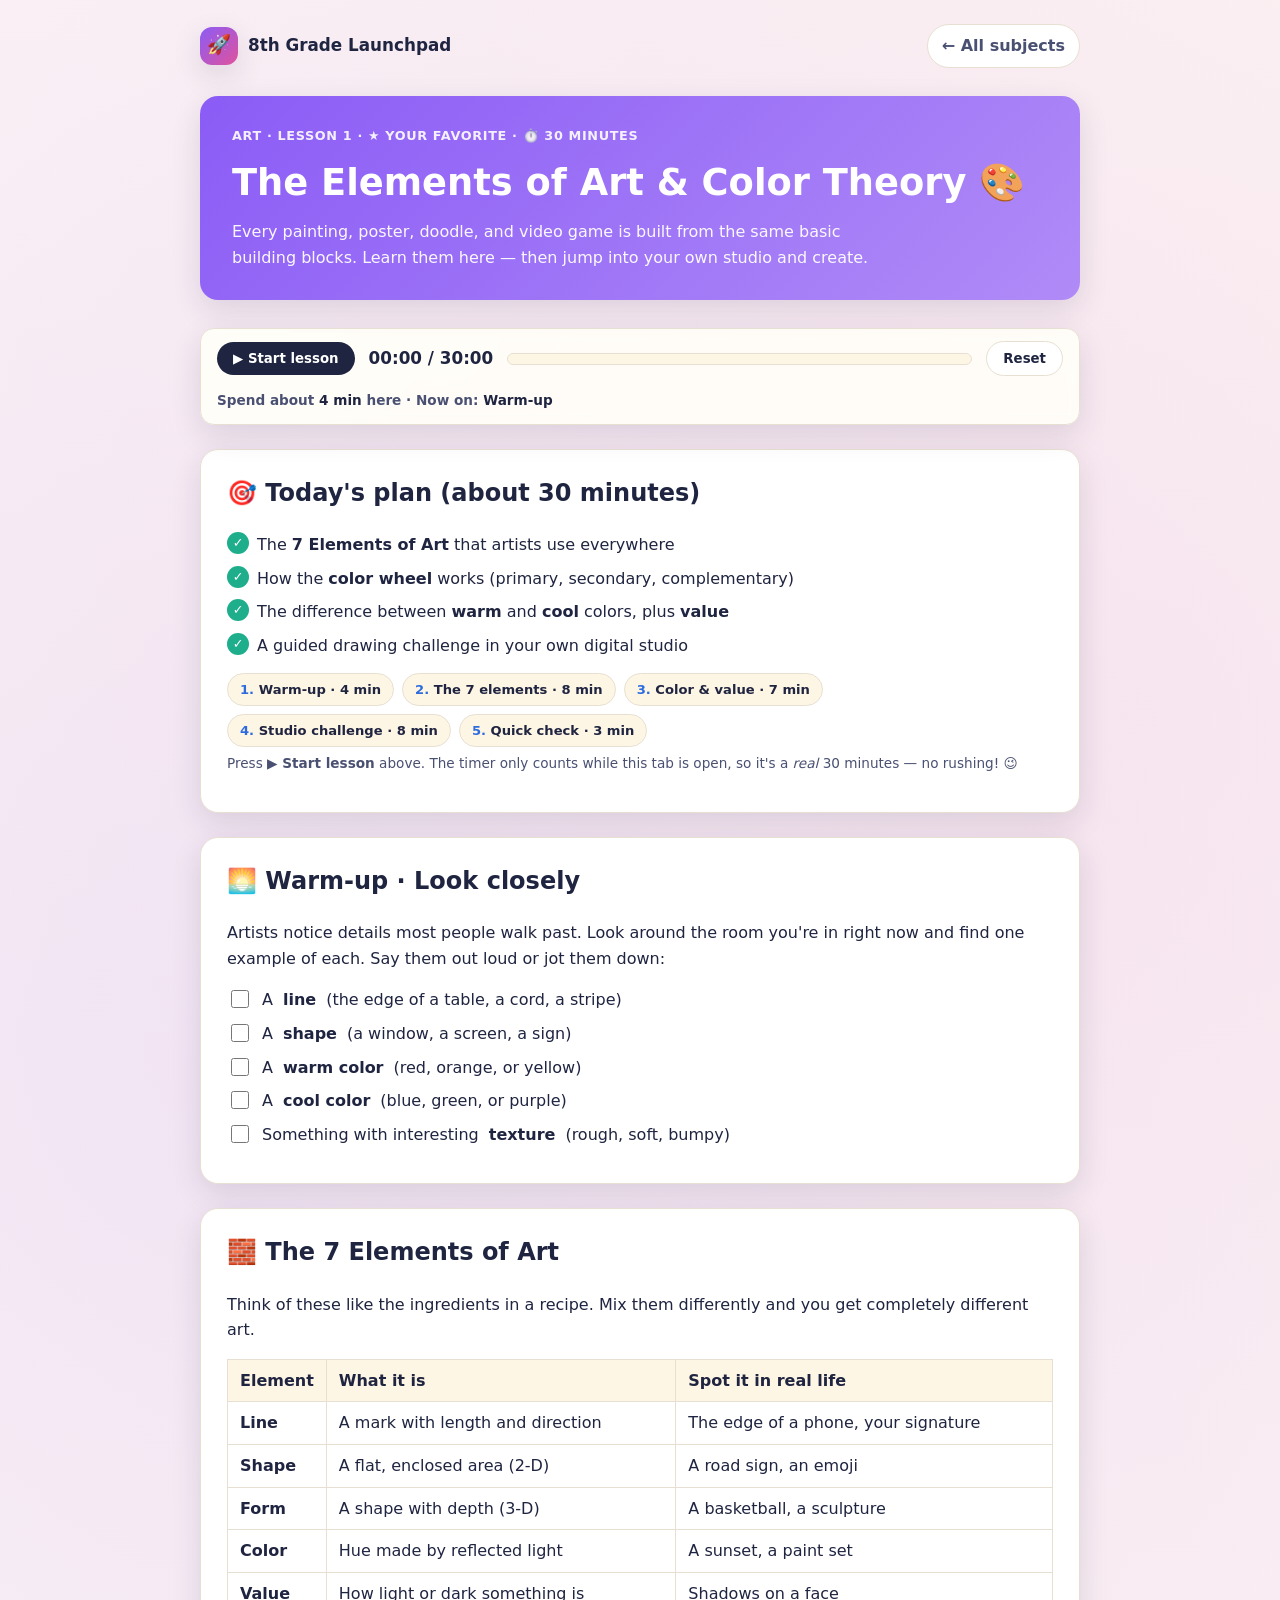
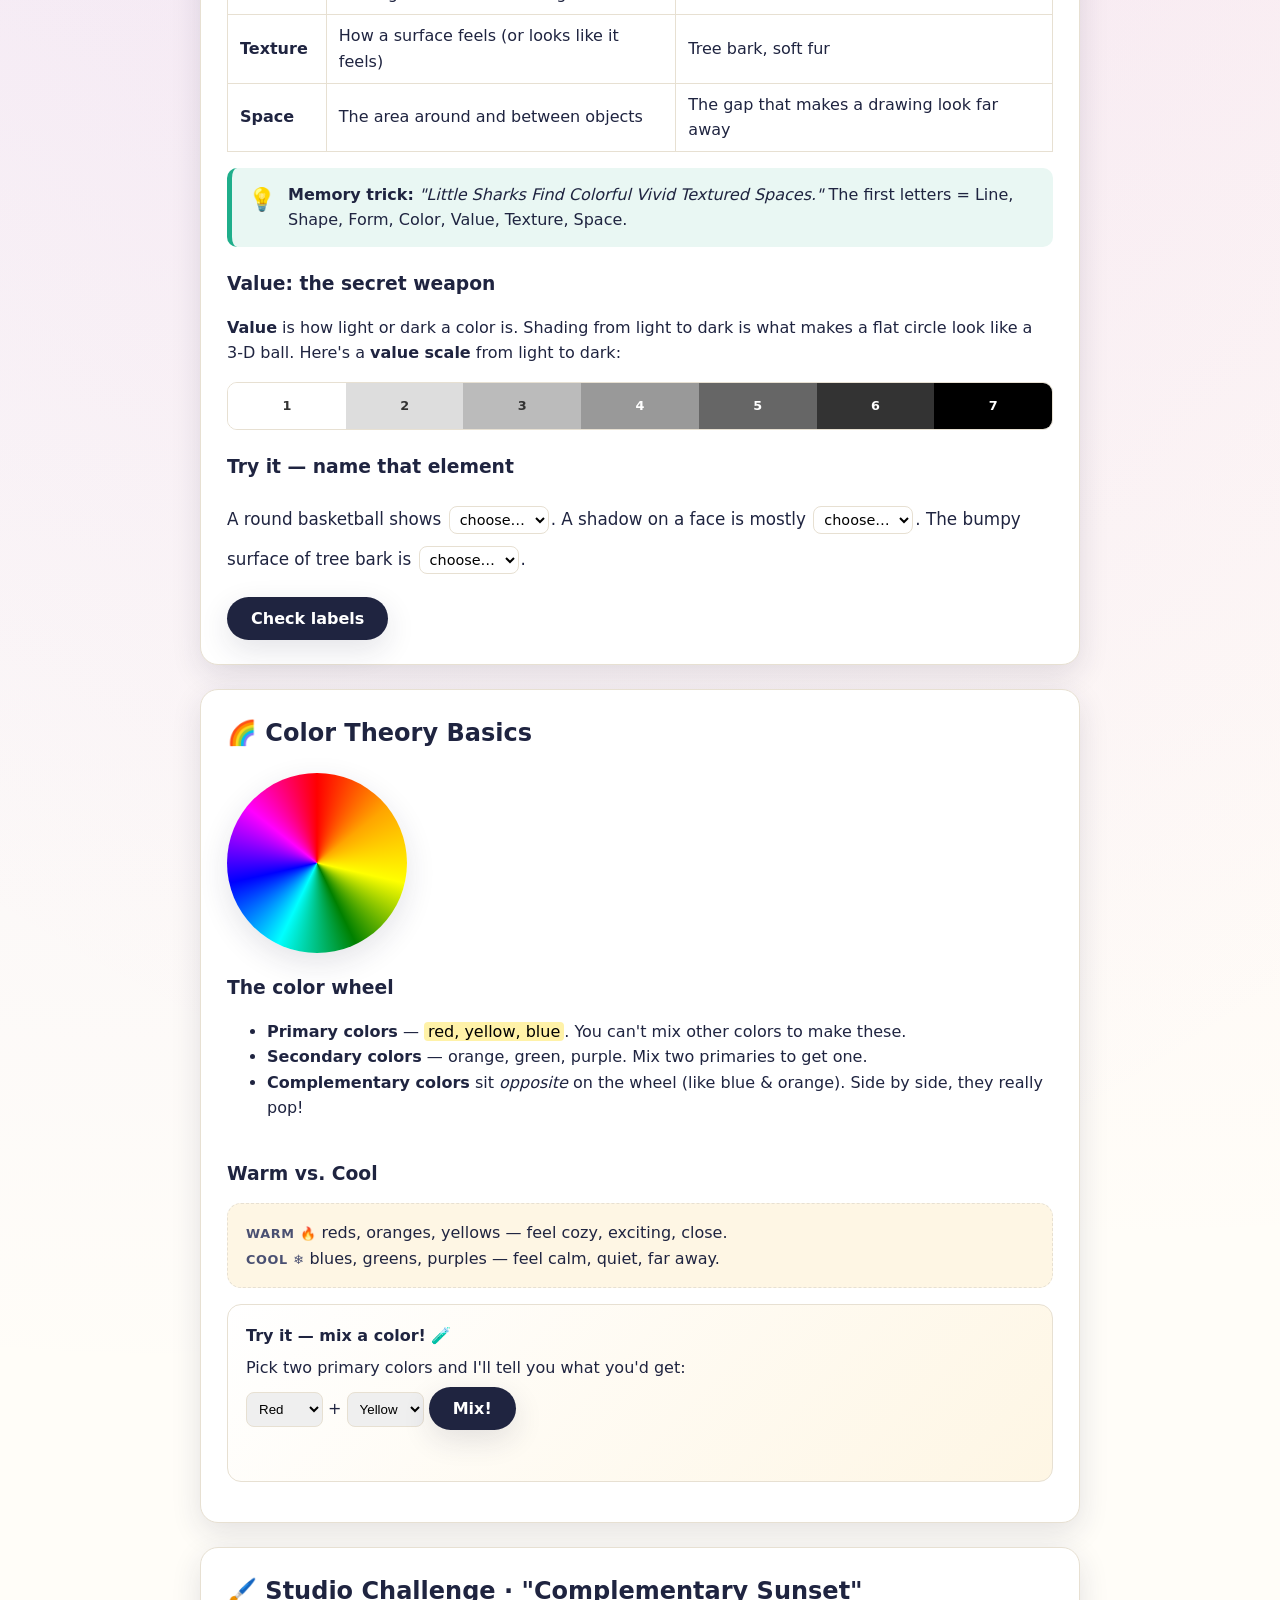
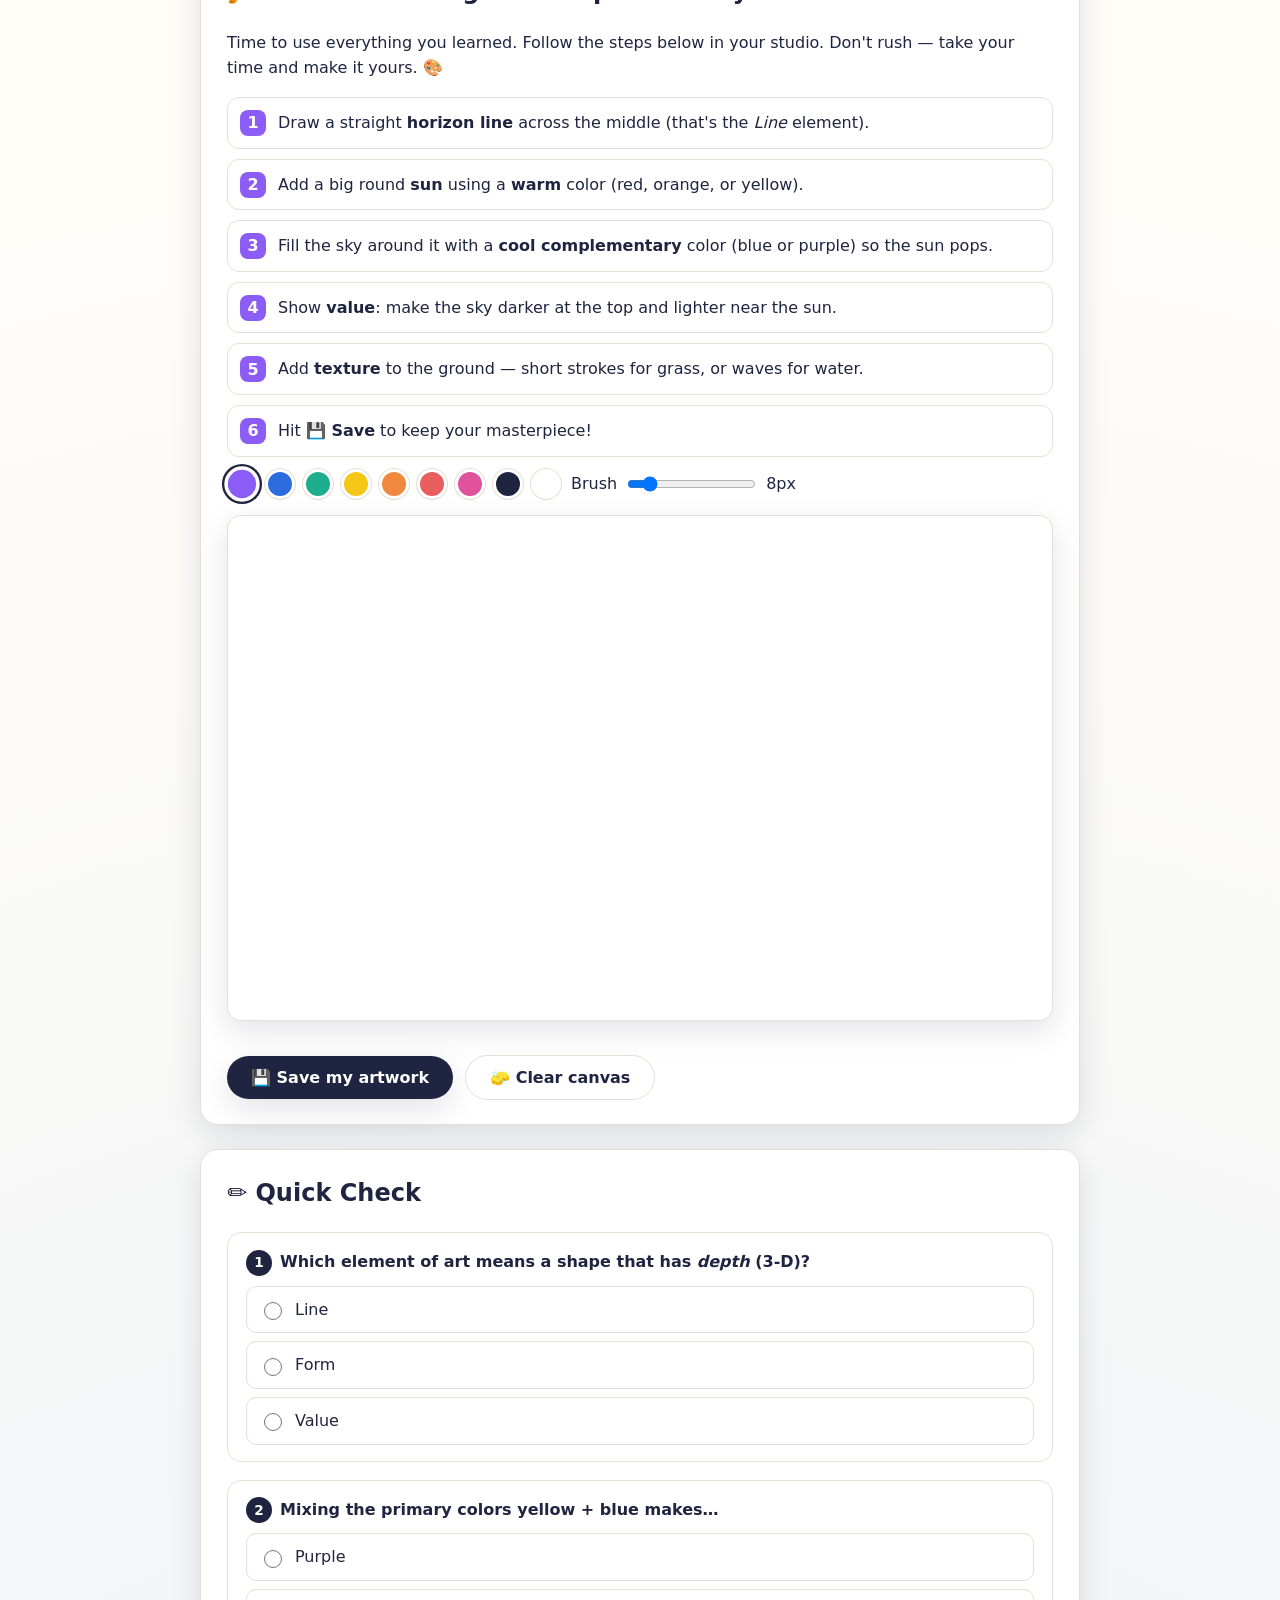
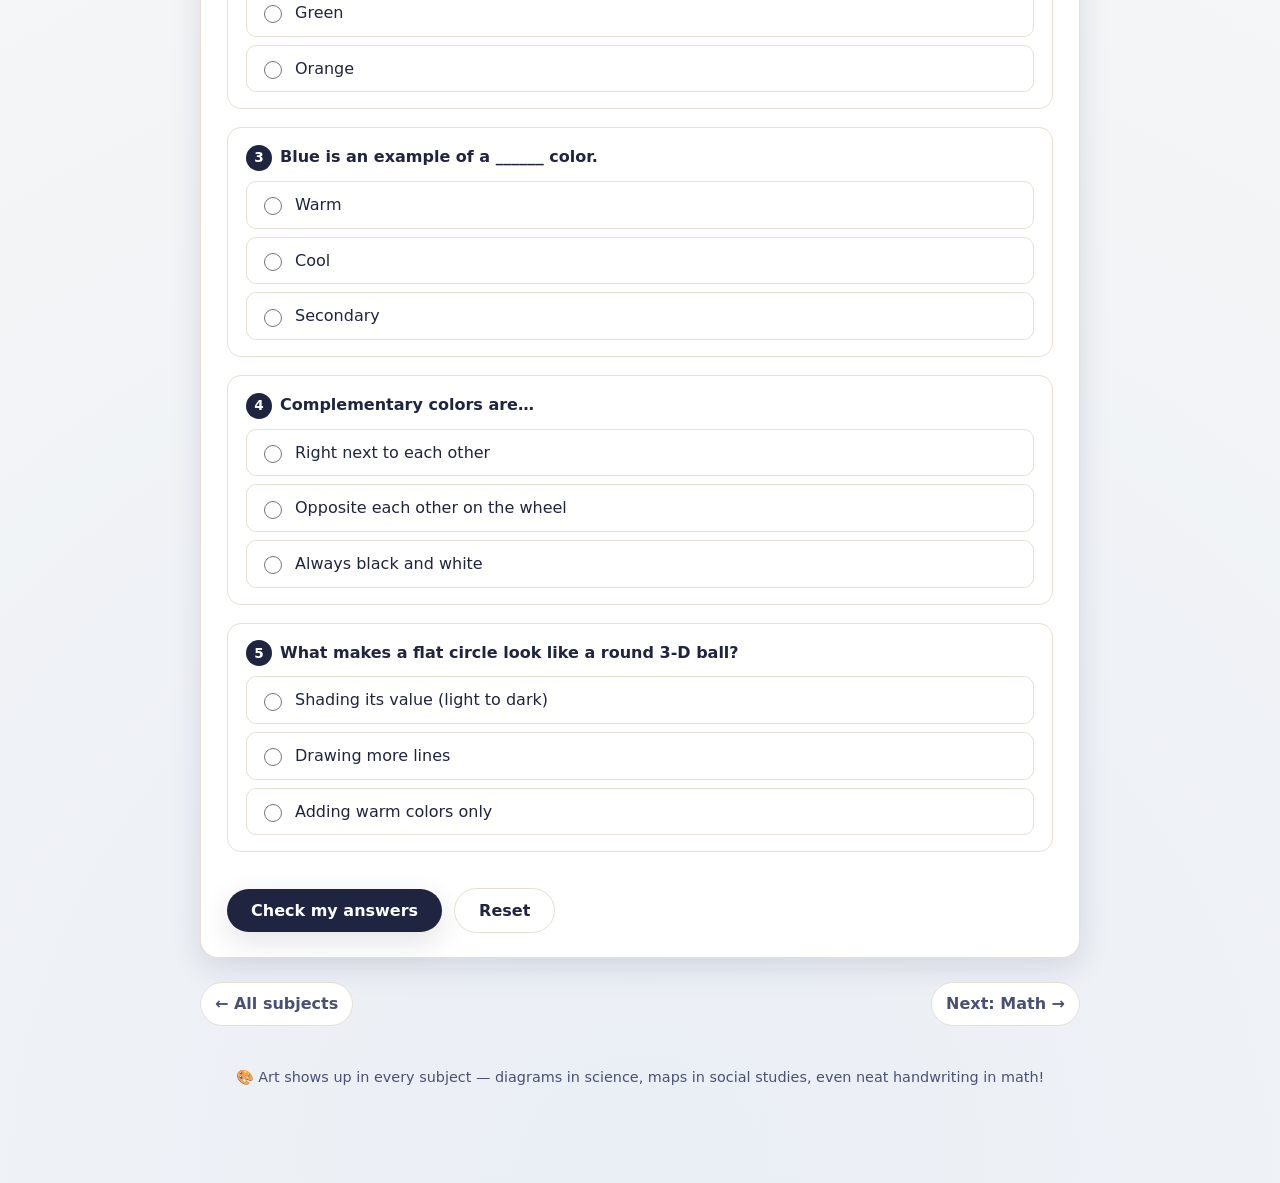
<file: lessons/art.html>
<!DOCTYPE html>
<html lang="en">
<head>
  <meta charset="UTF-8" />
  <meta name="viewport" content="width=device-width, initial-scale=1.0" />
  <title>Art · Lesson 1 — Elements of Art &amp; Color Theory</title>
  <link rel="stylesheet" href="../assets/css/styles.css" />
  <link rel="icon" href="data:image/svg+xml,<svg xmlns='http://www.w3.org/2000/svg' viewBox='0 0 100 100'><text y='.9em' font-size='90'>🎨</text></svg>" />
</head>
<body>
  <div class="wrap">

    <div class="topbar">
      <a class="brand" href="../index.html"><span class="logo">🚀</span><span>8th Grade Launchpad</span></a>
      <a class="back-link" href="../index.html">← All subjects</a>
    </div>

    <header class="lesson-head head-art">
      <div class="kicker">Art · Lesson 1 · ★ Your favorite · ⏱️ 30 minutes</div>
      <h1>The Elements of Art &amp; Color Theory 🎨</h1>
      <p>Every painting, poster, doodle, and video game is built from the same
         basic building blocks. Learn them here — then jump into your own studio
         and create.</p>
    </header>

    <!-- PACING TIMER -->
    <div class="pacer" id="pacer">
      <button class="pace-btn" data-toggle>▶ Start lesson</button>
      <span class="pace-time" data-time>00:00 / 30:00</span>
      <div class="pace-track"><div class="pace-fill" data-fill></div></div>
      <button class="pace-btn ghost" data-reset>Reset</button>
      <div class="pace-seg" data-seg></div>
    </div>

    <section class="panel">
      <h2>🎯 Today's plan (about 30 minutes)</h2>
      <ul class="goal-list">
        <li>The <strong>7 Elements of Art</strong> that artists use everywhere</li>
        <li>How the <strong>color wheel</strong> works (primary, secondary, complementary)</li>
        <li>The difference between <strong>warm</strong> and <strong>cool</strong> colors, plus <strong>value</strong></li>
        <li>A guided drawing challenge in your own digital studio</li>
      </ul>
      <ul class="plan-strip">
        <li><b>1.</b> Warm-up · 4 min</li>
        <li><b>2.</b> The 7 elements · 8 min</li>
        <li><b>3.</b> Color &amp; value · 7 min</li>
        <li><b>4.</b> Studio challenge · 8 min</li>
        <li><b>5.</b> Quick check · 3 min</li>
      </ul>
      <p class="progress-note">Press <strong>▶ Start lesson</strong> above. The timer only counts while this tab is open, so it's a <em>real</em> 30 minutes — no rushing! 😉</p>
    </section>

    <!-- 1. WARM-UP -->
    <section class="panel">
      <h2>🌅 Warm-up · Look closely</h2>
      <p>Artists notice details most people walk past. Look around the room you're
         in right now and find one example of each. Say them out loud or jot them down:</p>
      <ul class="checklist">
        <li><input type="checkbox" /> A <strong>line</strong> (the edge of a table, a cord, a stripe)</li>
        <li><input type="checkbox" /> A <strong>shape</strong> (a window, a screen, a sign)</li>
        <li><input type="checkbox" /> A <strong>warm color</strong> (red, orange, or yellow)</li>
        <li><input type="checkbox" /> A <strong>cool color</strong> (blue, green, or purple)</li>
        <li><input type="checkbox" /> Something with interesting <strong>texture</strong> (rough, soft, bumpy)</li>
      </ul>
    </section>

    <!-- 2. ELEMENTS -->
    <section class="panel">
      <h2>🧱 The 7 Elements of Art</h2>
      <p>Think of these like the ingredients in a recipe. Mix them differently and you get completely different art.</p>
      <table class="tidy">
        <tr><th>Element</th><th>What it is</th><th>Spot it in real life</th></tr>
        <tr><td><span class="term">Line</span></td><td>A mark with length and direction</td><td>The edge of a phone, your signature</td></tr>
        <tr><td><span class="term">Shape</span></td><td>A flat, enclosed area (2-D)</td><td>A road sign, an emoji</td></tr>
        <tr><td><span class="term">Form</span></td><td>A shape with depth (3-D)</td><td>A basketball, a sculpture</td></tr>
        <tr><td><span class="term">Color</span></td><td>Hue made by reflected light</td><td>A sunset, a paint set</td></tr>
        <tr><td><span class="term">Value</span></td><td>How light or dark something is</td><td>Shadows on a face</td></tr>
        <tr><td><span class="term">Texture</span></td><td>How a surface feels (or looks like it feels)</td><td>Tree bark, soft fur</td></tr>
        <tr><td><span class="term">Space</span></td><td>The area around and between objects</td><td>The gap that makes a drawing look far away</td></tr>
      </table>
      <div class="callout">
        <span class="ico">💡</span>
        <div><strong>Memory trick:</strong> <em>"Little Sharks Find Colorful Vivid Textured Spaces."</em>
        The first letters = Line, Shape, Form, Color, Value, Texture, Space.</div>
      </div>

      <h3>Value: the secret weapon</h3>
      <p><span class="term">Value</span> is how light or dark a color is. Shading from
         light to dark is what makes a flat circle look like a 3-D ball. Here's a
         <strong>value scale</strong> from light to dark:</p>
      <div class="value-scale">
        <div style="background:#ffffff;color:#333;">1</div>
        <div style="background:#dddddd;color:#333;">2</div>
        <div style="background:#bbbbbb;color:#333;">3</div>
        <div style="background:#999999;color:#fff;">4</div>
        <div style="background:#666666;color:#fff;">5</div>
        <div style="background:#333333;color:#fff;">6</div>
        <div style="background:#000000;color:#fff;">7</div>
      </div>

      <div data-tagging>
        <h3>Try it — name that element</h3>
        <p class="tagline">
          A round basketball shows
          <select data-answer="form"><option value="">choose…</option><option value="line">line</option><option value="form">form</option><option value="space">space</option></select>.
          A shadow on a face is mostly
          <select data-answer="value"><option value="">choose…</option><option value="value">value</option><option value="color">color</option><option value="shape">shape</option></select>.
          The bumpy surface of tree bark is
          <select data-answer="texture"><option value="">choose…</option><option value="texture">texture</option><option value="form">form</option><option value="line">line</option></select>.
        </p>
        <div class="btn-row">
          <button type="button" class="btn" data-grade>Check labels</button>
          <span class="score" data-tag-score></span>
        </div>
      </div>
    </section>

    <!-- 3. COLOR -->
    <section class="panel">
      <h2>🌈 Color Theory Basics</h2>
      <div class="wheel">
        <div class="ring" aria-hidden="true"></div>
        <div>
          <h3 style="margin-top:0;">The color wheel</h3>
          <ul>
            <li><span class="term">Primary colors</span> — <mark>red, yellow, blue</mark>. You can't mix other colors to make these.</li>
            <li><span class="term">Secondary colors</span> — orange, green, purple. Mix two primaries to get one.</li>
            <li><span class="term">Complementary colors</span> sit <em>opposite</em> on the wheel (like blue &amp; orange). Side by side, they really pop!</li>
          </ul>
        </div>
      </div>

      <h3>Warm vs. Cool</h3>
      <div class="example">
        <span class="label">Warm 🔥</span> reds, oranges, yellows — feel cozy, exciting, close.<br />
        <span class="label">Cool ❄️</span> blues, greens, purples — feel calm, quiet, far away.
      </div>

      <div class="tryit">
        <strong>Try it — mix a color! 🧪</strong>
        <p style="margin:.4rem 0;">Pick two primary colors and I'll tell you what you'd get:</p>
        <select id="c1" style="padding:8px;border-radius:8px;border:1px solid var(--line);">
          <option value="red">Red</option><option value="yellow">Yellow</option><option value="blue">Blue</option>
        </select>
        +
        <select id="c2" style="padding:8px;border-radius:8px;border:1px solid var(--line);">
          <option value="yellow">Yellow</option><option value="red">Red</option><option value="blue">Blue</option>
        </select>
        <button class="btn" onclick="mixColor()">Mix!</button>
        <div class="result" id="mixResult"></div>
      </div>
    </section>

    <!-- 4. STUDIO -->
    <section class="panel">
      <h2>🖌️ Studio Challenge · "Complementary Sunset"</h2>
      <p>Time to use everything you learned. Follow the steps below in your studio.
         Don't rush — take your time and make it yours. 🎨</p>

      <ol class="challenge">
        <li>Draw a straight <strong>horizon line</strong> across the middle (that's the <em>Line</em> element).</li>
        <li>Add a big round <strong>sun</strong> using a <strong>warm</strong> color (red, orange, or yellow).</li>
        <li>Fill the sky around it with a <strong>cool complementary</strong> color (blue or purple) so the sun pops.</li>
        <li>Show <strong>value</strong>: make the sky darker at the top and lighter near the sun.</li>
        <li>Add <strong>texture</strong> to the ground — short strokes for grass, or waves for water.</li>
        <li>Hit <strong>💾 Save</strong> to keep your masterpiece!</li>
      </ol>

      <div class="studio">
        <div class="tools">
          <div class="swatches" id="swatches">
            <span class="swatch" data-color="#8b5cf6" title="Purple"></span>
            <span class="swatch" data-color="#2d6cdf" title="Blue"></span>
            <span class="swatch" data-color="#1fae8b" title="Green"></span>
            <span class="swatch" data-color="#f5c518" title="Yellow"></span>
            <span class="swatch" data-color="#f0883e" title="Orange"></span>
            <span class="swatch" data-color="#e85d5d" title="Red"></span>
            <span class="swatch" data-color="#e0529c" title="Pink"></span>
            <span class="swatch" data-color="#1f2440" title="Ink"></span>
            <span class="swatch" data-color="#ffffff" title="Eraser (white)"></span>
          </div>
          <div class="brush-size">
            <label for="brushSize">Brush</label>
            <input type="range" id="brushSize" min="2" max="48" value="8" />
            <span id="brushVal">8px</span>
          </div>
        </div>

        <div class="canvas-wrap">
          <canvas id="artCanvas" aria-label="Drawing canvas"></canvas>
        </div>

        <div class="btn-row">
          <button class="btn" id="saveBtn">💾 Save my artwork</button>
          <button class="btn ghost" id="clearBtn">🧽 Clear canvas</button>
        </div>
      </div>
    </section>

    <!-- 5. QUIZ -->
    <section class="panel">
      <h2>✏️ Quick Check</h2>
      <form class="quiz">
        <div class="question" data-answer="form" data-why="Form has depth — it's a 3-D shape like a ball or a sculpture.">
          <div class="q"><span class="num">1</span>Which element of art means a shape that has <em>depth</em> (3-D)?</div>
          <div class="options">
            <label><input type="radio" name="q1" value="line" />Line</label>
            <label><input type="radio" name="q1" value="form" />Form</label>
            <label><input type="radio" name="q1" value="value" />Value</label>
          </div>
          <div class="feedback"></div>
        </div>

        <div class="question" data-answer="green" data-why="Yellow + blue = green, a secondary color.">
          <div class="q"><span class="num">2</span>Mixing the primary colors <strong>yellow + blue</strong> makes…</div>
          <div class="options">
            <label><input type="radio" name="q2" value="purple" />Purple</label>
            <label><input type="radio" name="q2" value="green" />Green</label>
            <label><input type="radio" name="q2" value="orange" />Orange</label>
          </div>
          <div class="feedback"></div>
        </div>

        <div class="question" data-answer="cool" data-why="Blues, greens, and purples are cool colors — calm and far away.">
          <div class="q"><span class="num">3</span>Blue is an example of a ______ color.</div>
          <div class="options">
            <label><input type="radio" name="q3" value="warm" />Warm</label>
            <label><input type="radio" name="q3" value="cool" />Cool</label>
            <label><input type="radio" name="q3" value="primary-only" />Secondary</label>
          </div>
          <div class="feedback"></div>
        </div>

        <div class="question" data-answer="opposite" data-why="Complementary colors sit opposite each other on the wheel (like blue & orange).">
          <div class="q"><span class="num">4</span>Complementary colors are…</div>
          <div class="options">
            <label><input type="radio" name="q4" value="same" />Right next to each other</label>
            <label><input type="radio" name="q4" value="opposite" />Opposite each other on the wheel</label>
            <label><input type="radio" name="q4" value="black" />Always black and white</label>
          </div>
          <div class="feedback"></div>
        </div>

        <div class="question" data-answer="value" data-why="Value — going from light to dark — is what makes a flat shape look 3-D.">
          <div class="q"><span class="num">5</span>What makes a flat circle look like a round 3-D ball?</div>
          <div class="options">
            <label><input type="radio" name="q5" value="value" />Shading its value (light to dark)</label>
            <label><input type="radio" name="q5" value="line" />Drawing more lines</label>
            <label><input type="radio" name="q5" value="texture" />Adding warm colors only</label>
          </div>
          <div class="feedback"></div>
        </div>

        <div class="btn-row">
          <button type="button" class="btn" data-check>Check my answers</button>
          <button type="button" class="btn ghost" data-reset>Reset</button>
          <span class="score"></span>
        </div>
      </form>
    </section>

    <div class="lesson-nav">
      <a class="back-link" href="../index.html">← All subjects</a>
      <a class="back-link" href="math.html">Next: Math →</a>
    </div>

    <p class="foot">🎨 Art shows up in every subject — diagrams in science, maps in social studies, even neat handwriting in math!</p>
  </div>

  <!-- BREAK SCREEN -->
  <div class="break-overlay" id="breakOverlay">
    <div class="break-card">
      <div class="big">🎉</div>
      <h2>That's a full 30 minutes!</h2>
      <p>Awesome focus. Now take a <strong>10–15 minute break</strong> — stretch, grab a snack and some water, and rest your eyes. When you come back, start your next lesson.</p>
      <div class="btn-row"><button class="btn" id="breakKeep">I'm taking my break 👍</button></div>
    </div>
  </div>

  <script>
    window.LESSON_PLAN = { minutes: 30, segments: [
      { label: "Warm-up", min: 4 },
      { label: "The 7 elements", min: 8 },
      { label: "Color & value", min: 7 },
      { label: "Studio challenge", min: 8 },
      { label: "Quick check", min: 3 }
    ]};
    function mixColor() {
      const a = document.getElementById('c1').value;
      const b = document.getElementById('c2').value;
      const key = [a, b].sort().join('+');
      const map = {
        'red+yellow': '🟠 Orange — a warm secondary color!',
        'blue+yellow': '🟢 Green — a fresh secondary color!',
        'blue+red': '🟣 Purple — a cool secondary color!',
        'red+red': "That's still red! Pick two different colors. 🙂",
        'yellow+yellow': "That's still yellow! Pick two different colors. 🙂",
        'blue+blue': "That's still blue! Pick two different colors. 🙂"
      };
      document.getElementById('mixResult').textContent = map[key] || 'Pick two colors and press Mix!';
    }
  </script>
  <script src="../assets/js/quiz.js"></script>
  <script src="../assets/js/activities.js"></script>
  <script src="../assets/js/studio.js"></script>
  <script src="../assets/js/timer.js"></script>
</body>
</html>
</file>
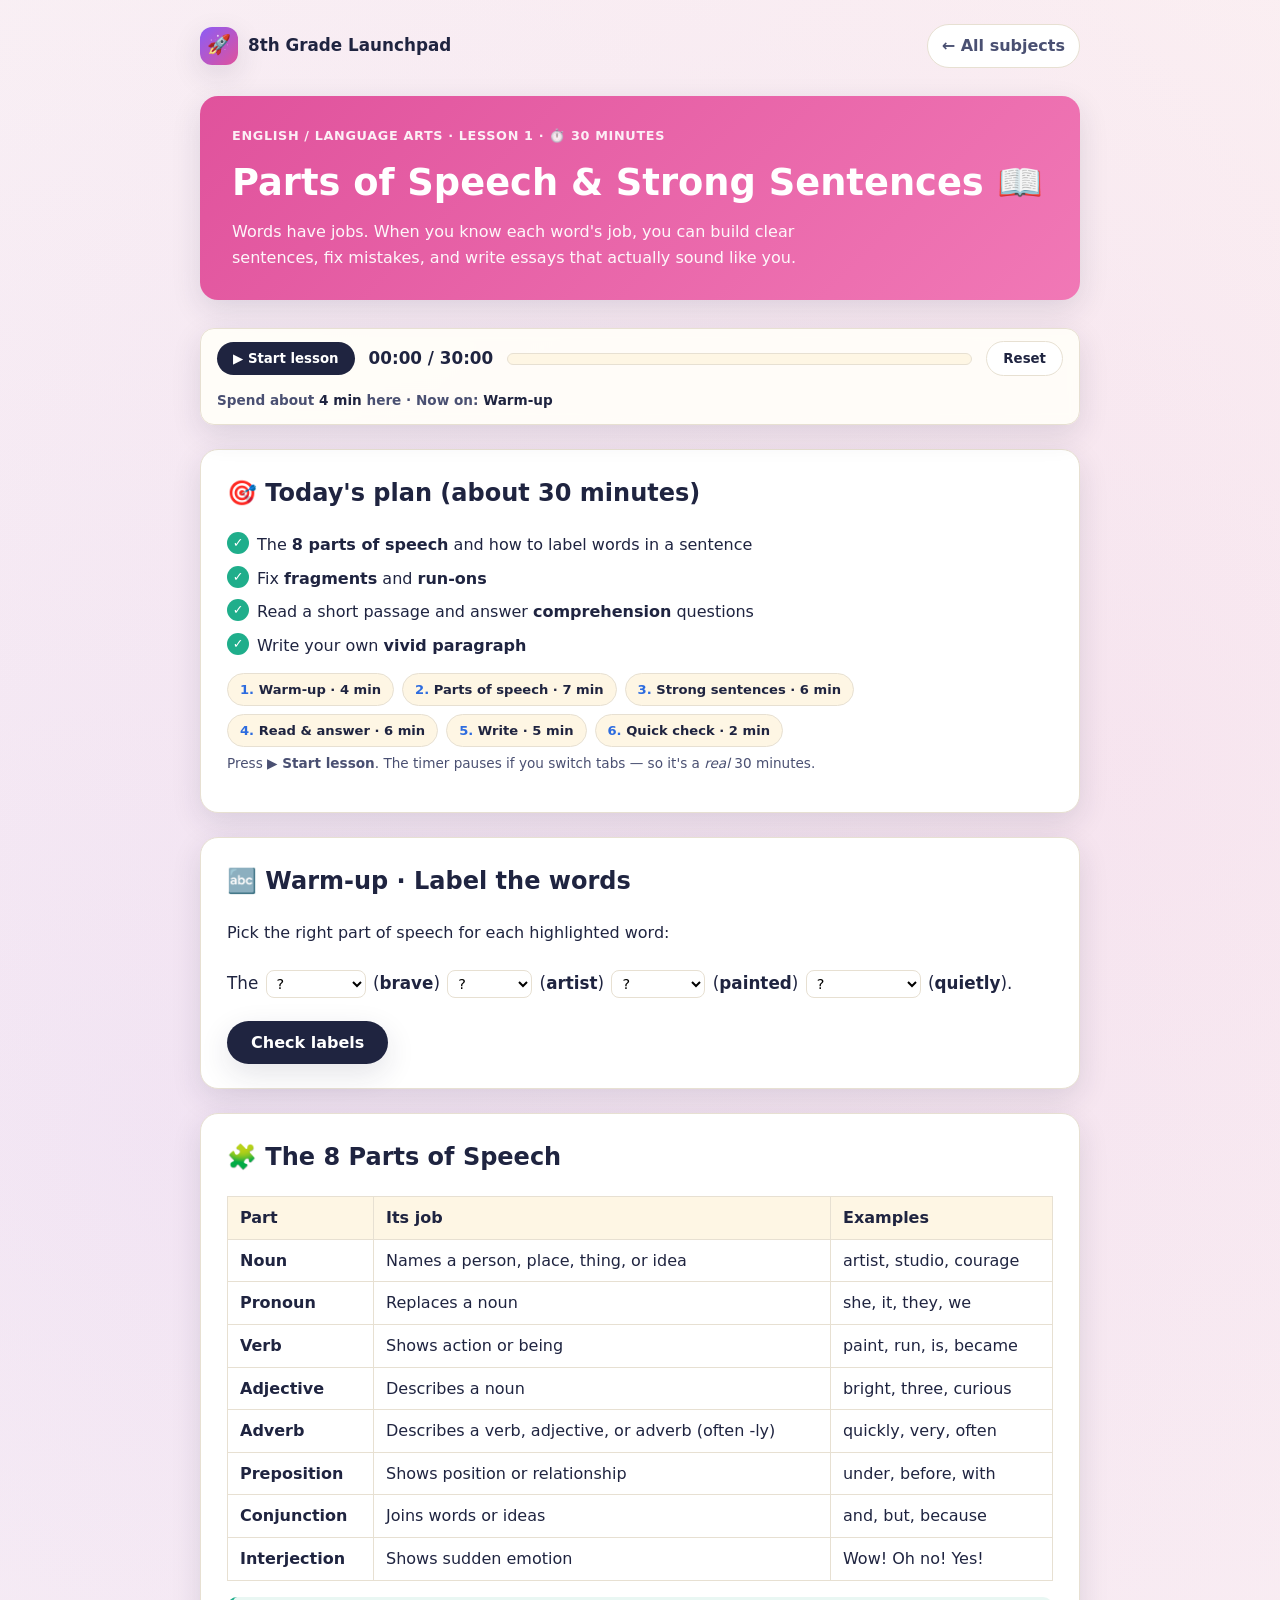
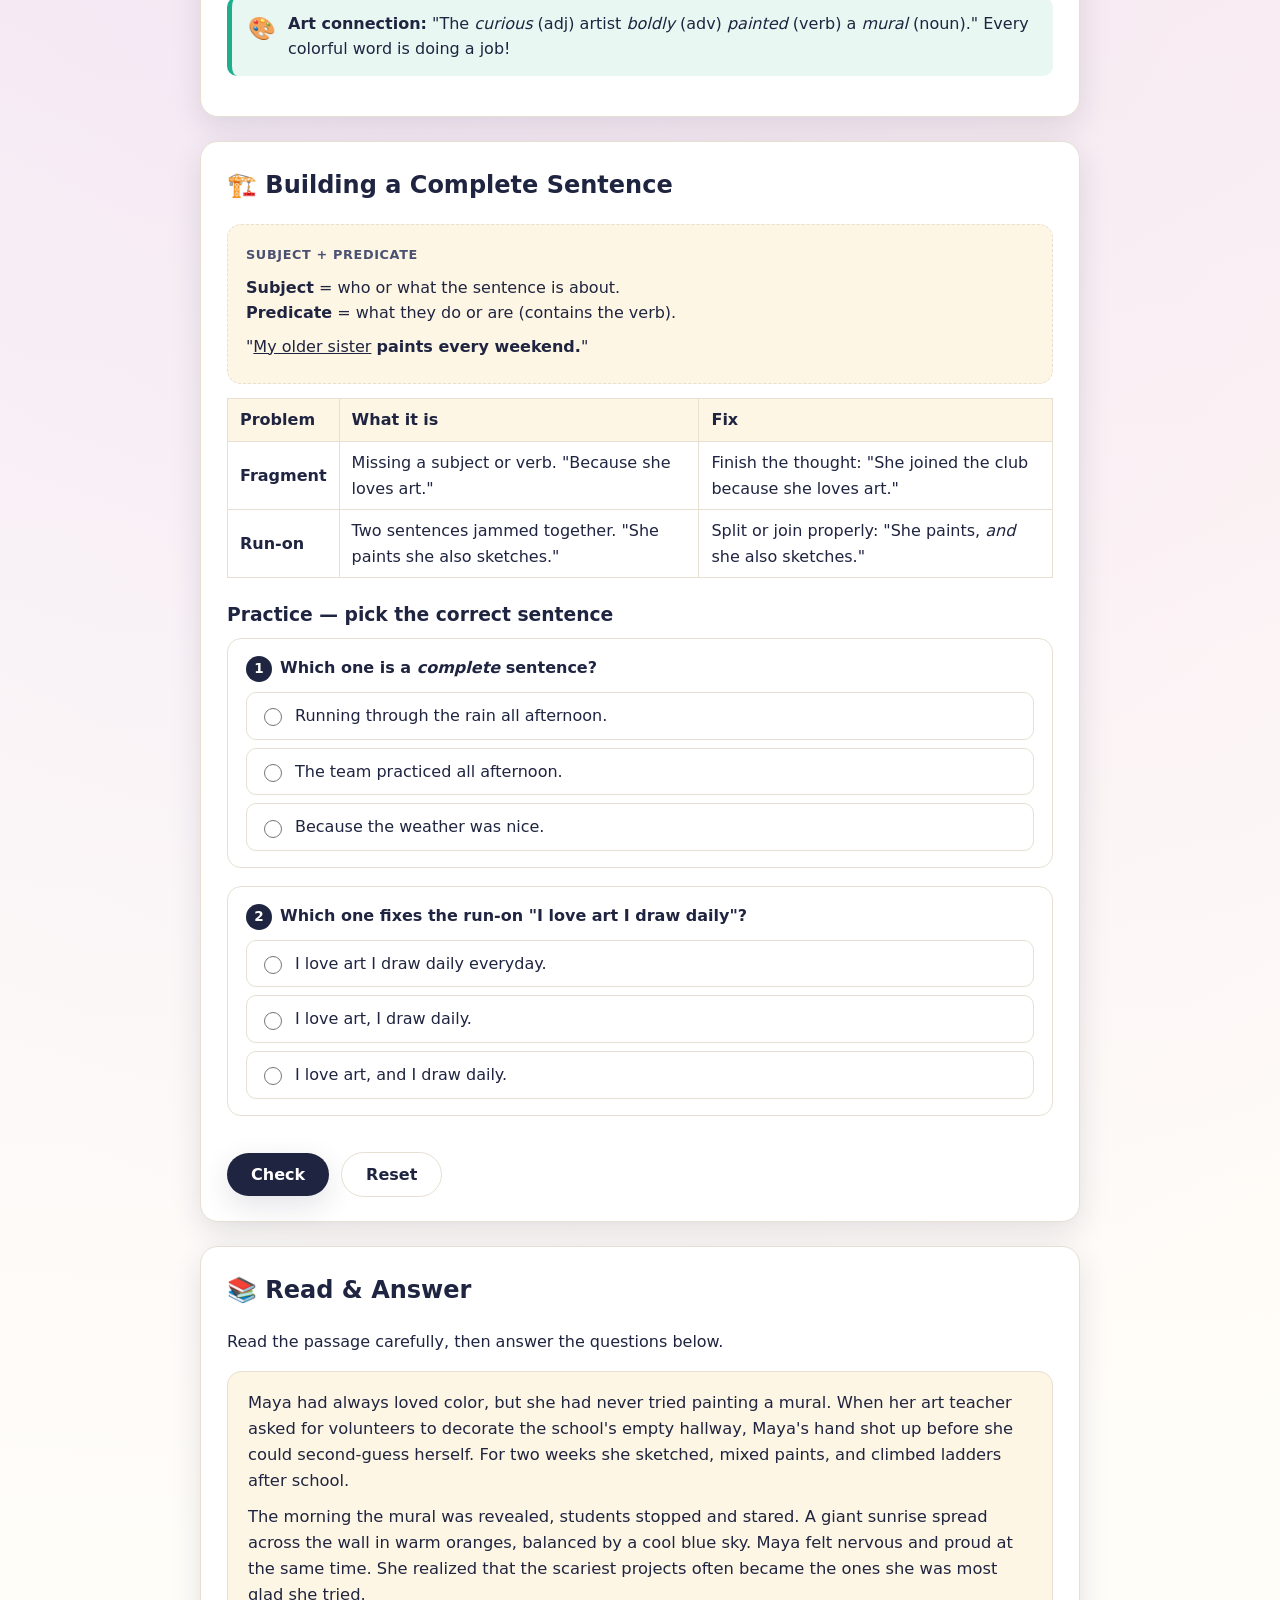
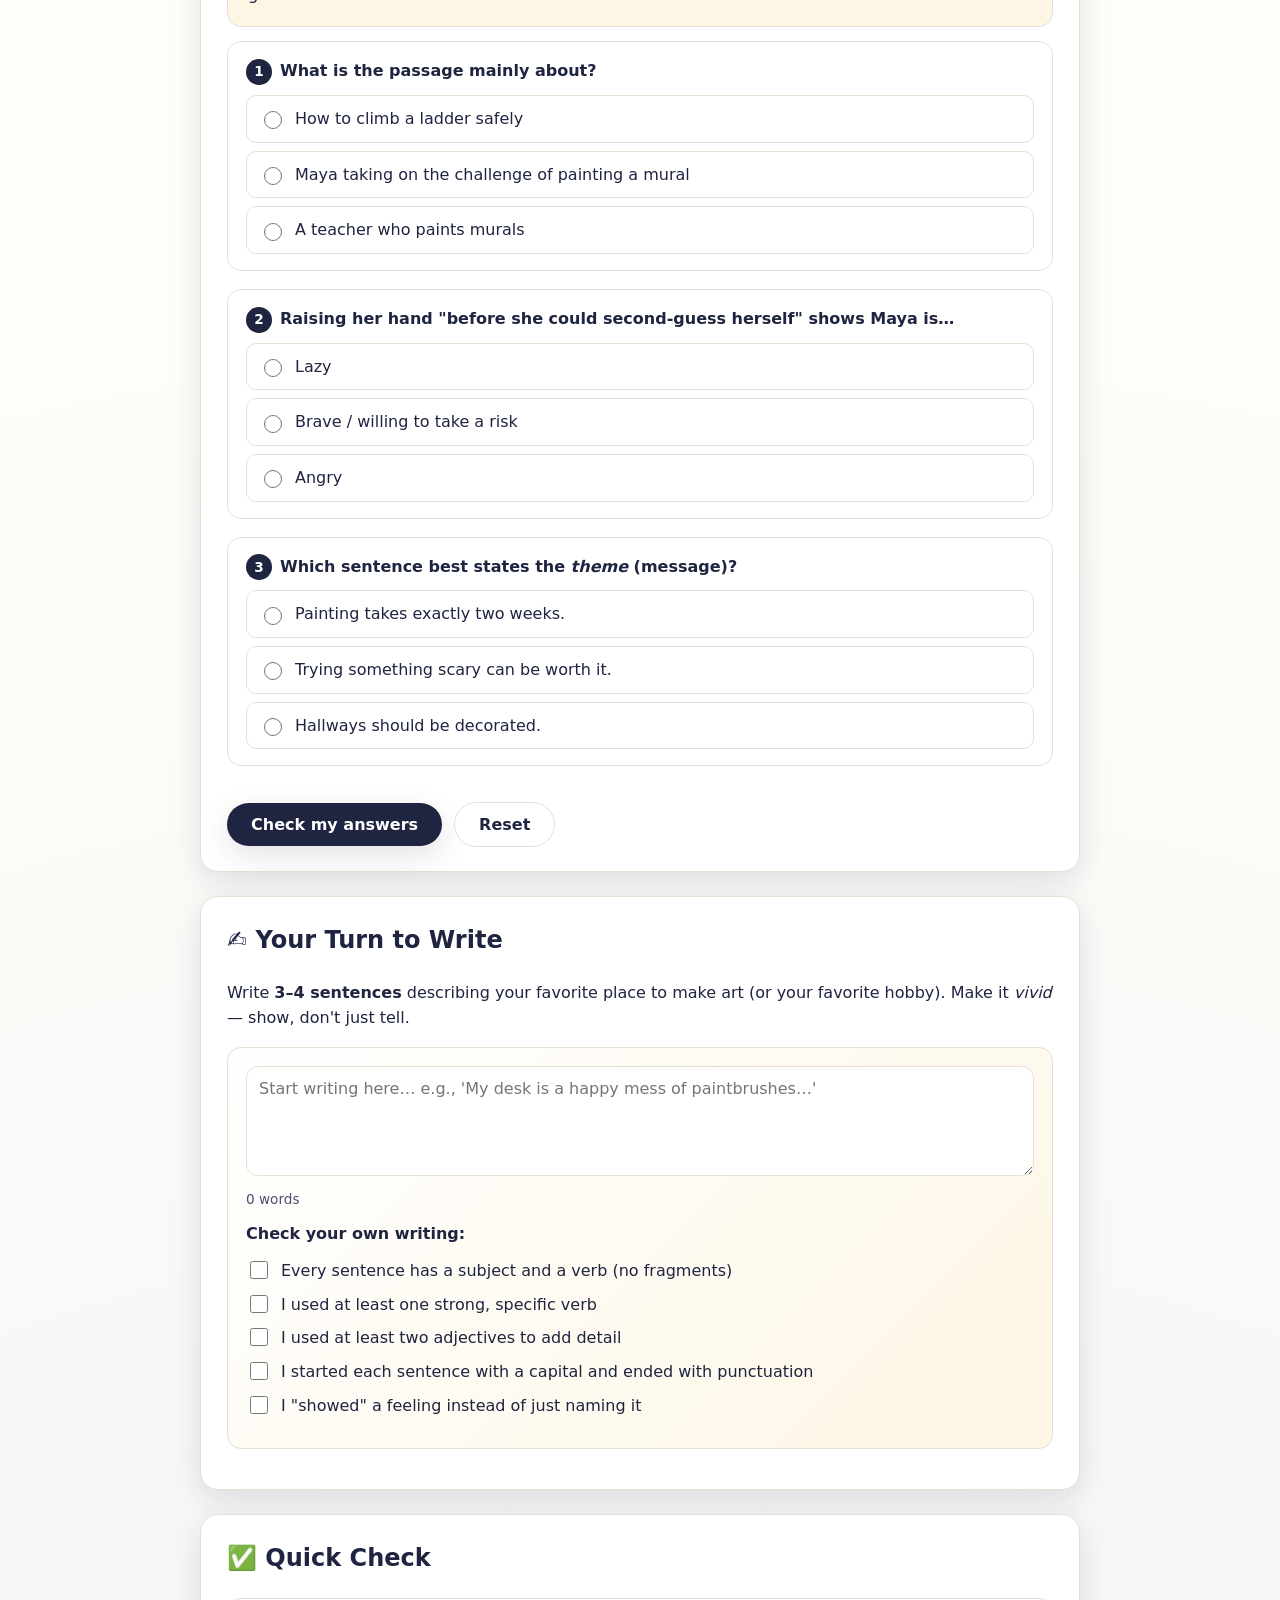
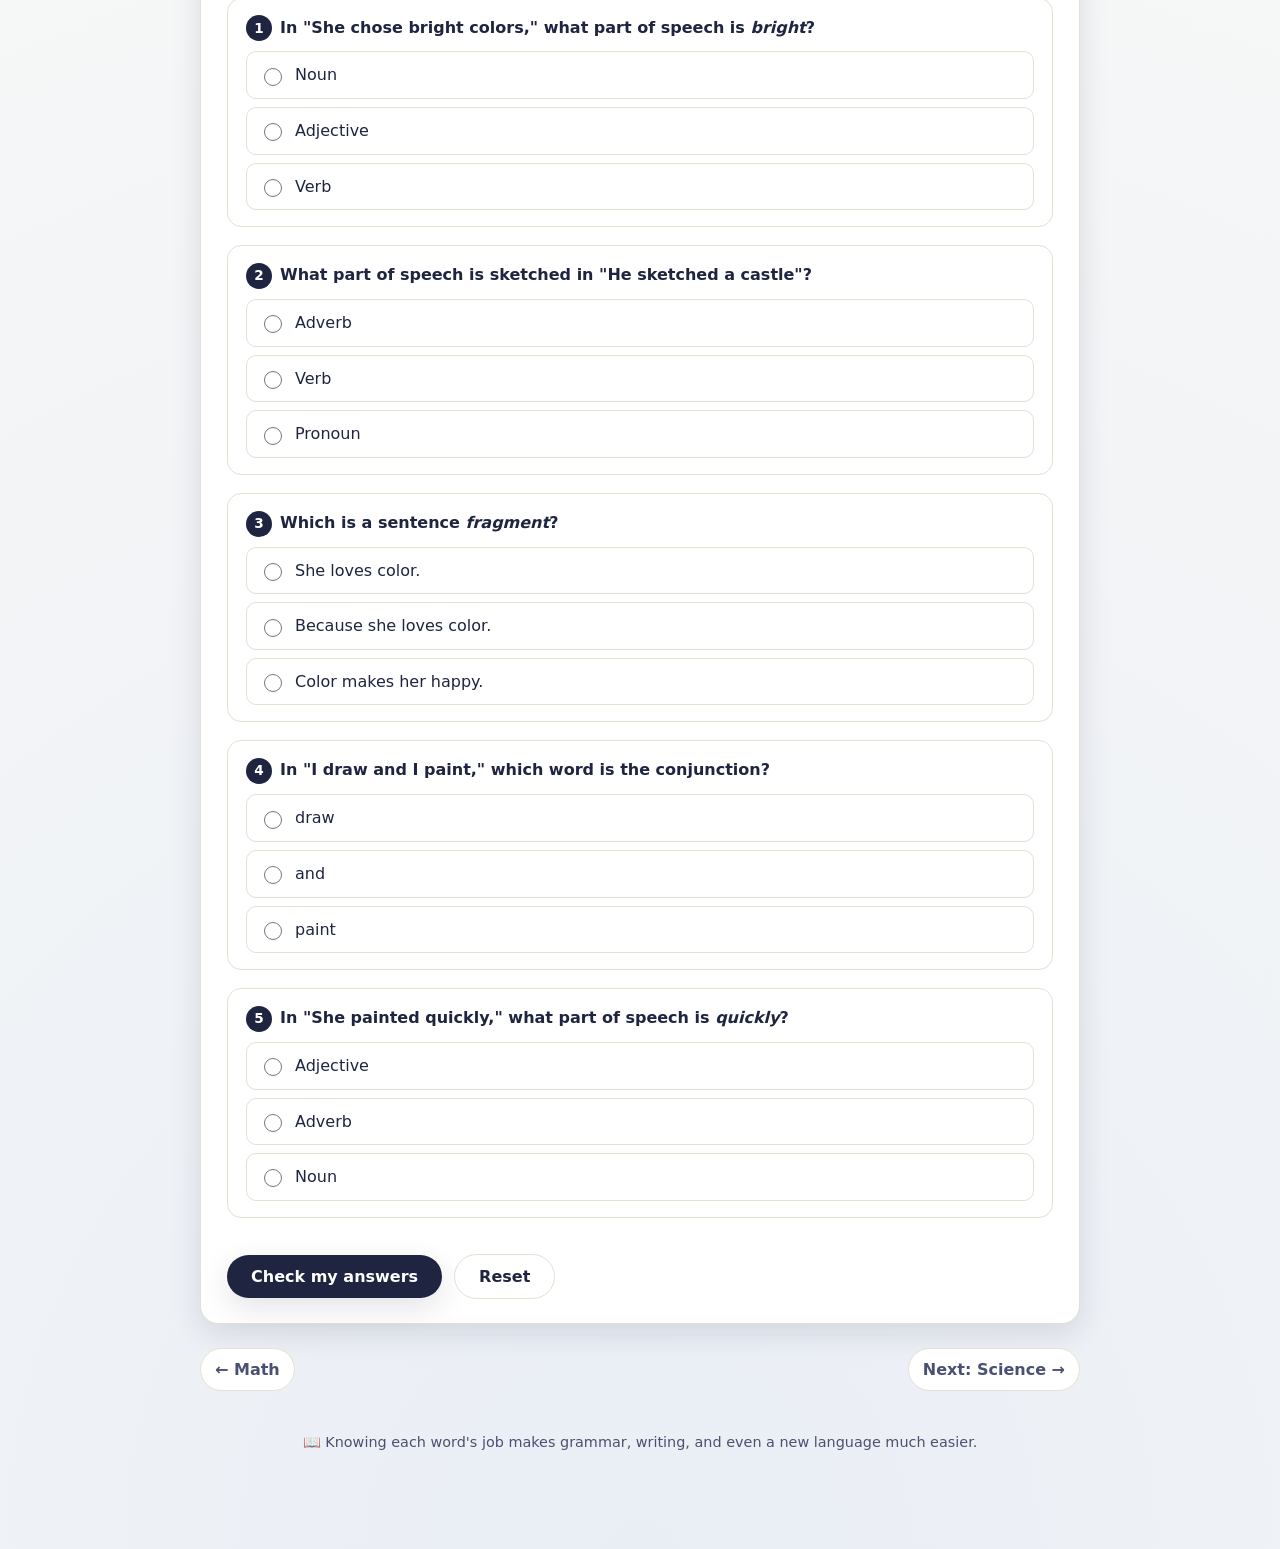
<file: lessons/english.html>
<!DOCTYPE html>
<html lang="en">
<head>
  <meta charset="UTF-8" />
  <meta name="viewport" content="width=device-width, initial-scale=1.0" />
  <title>English · Lesson 1 — Parts of Speech &amp; Strong Sentences</title>
  <link rel="stylesheet" href="../assets/css/styles.css" />
  <link rel="icon" href="data:image/svg+xml,<svg xmlns='http://www.w3.org/2000/svg' viewBox='0 0 100 100'><text y='.9em' font-size='90'>📖</text></svg>" />
</head>
<body>
  <div class="wrap">

    <div class="topbar">
      <a class="brand" href="../index.html"><span class="logo">🚀</span><span>8th Grade Launchpad</span></a>
      <a class="back-link" href="../index.html">← All subjects</a>
    </div>

    <header class="lesson-head head-english">
      <div class="kicker">English / Language Arts · Lesson 1 · ⏱️ 30 minutes</div>
      <h1>Parts of Speech &amp; Strong Sentences 📖</h1>
      <p>Words have jobs. When you know each word's job, you can build clear
         sentences, fix mistakes, and write essays that actually sound like you.</p>
    </header>

    <div class="pacer" id="pacer">
      <button class="pace-btn" data-toggle>▶ Start lesson</button>
      <span class="pace-time" data-time>00:00 / 30:00</span>
      <div class="pace-track"><div class="pace-fill" data-fill></div></div>
      <button class="pace-btn ghost" data-reset>Reset</button>
      <div class="pace-seg" data-seg></div>
    </div>

    <section class="panel">
      <h2>🎯 Today's plan (about 30 minutes)</h2>
      <ul class="goal-list">
        <li>The <strong>8 parts of speech</strong> and how to label words in a sentence</li>
        <li>Fix <strong>fragments</strong> and <strong>run-ons</strong></li>
        <li>Read a short passage and answer <strong>comprehension</strong> questions</li>
        <li>Write your own <strong>vivid paragraph</strong></li>
      </ul>
      <ul class="plan-strip">
        <li><b>1.</b> Warm-up · 4 min</li>
        <li><b>2.</b> Parts of speech · 7 min</li>
        <li><b>3.</b> Strong sentences · 6 min</li>
        <li><b>4.</b> Read &amp; answer · 6 min</li>
        <li><b>5.</b> Write · 5 min</li>
        <li><b>6.</b> Quick check · 2 min</li>
      </ul>
      <p class="progress-note">Press <strong>▶ Start lesson</strong>. The timer pauses if you switch tabs — so it's a <em>real</em> 30 minutes.</p>
    </section>

    <!-- WARM-UP -->
    <section class="panel">
      <h2>🔤 Warm-up · Label the words</h2>
      <p>Pick the right part of speech for each highlighted word:</p>
      <div data-tagging>
        <p class="tagline">
          The
          <select data-answer="adjective"><option value="">?</option><option value="noun">noun</option><option value="adjective">adjective</option><option value="verb">verb</option></select>
          (<b>brave</b>)
          <select data-answer="noun"><option value="">?</option><option value="noun">noun</option><option value="verb">verb</option><option value="adverb">adverb</option></select>
          (<b>artist</b>)
          <select data-answer="verb"><option value="">?</option><option value="noun">noun</option><option value="verb">verb</option><option value="pronoun">pronoun</option></select>
          (<b>painted</b>)
          <select data-answer="adverb"><option value="">?</option><option value="adjective">adjective</option><option value="adverb">adverb</option><option value="preposition">preposition</option></select>
          (<b>quietly</b>).
        </p>
        <div class="btn-row"><button type="button" class="btn" data-grade>Check labels</button><span class="score" data-tag-score></span></div>
      </div>
    </section>

    <!-- PARTS OF SPEECH -->
    <section class="panel">
      <h2>🧩 The 8 Parts of Speech</h2>
      <table class="tidy">
        <tr><th>Part</th><th>Its job</th><th>Examples</th></tr>
        <tr><td><span class="term">Noun</span></td><td>Names a person, place, thing, or idea</td><td>artist, studio, courage</td></tr>
        <tr><td><span class="term">Pronoun</span></td><td>Replaces a noun</td><td>she, it, they, we</td></tr>
        <tr><td><span class="term">Verb</span></td><td>Shows action or being</td><td>paint, run, is, became</td></tr>
        <tr><td><span class="term">Adjective</span></td><td>Describes a noun</td><td>bright, three, curious</td></tr>
        <tr><td><span class="term">Adverb</span></td><td>Describes a verb, adjective, or adverb (often -ly)</td><td>quickly, very, often</td></tr>
        <tr><td><span class="term">Preposition</span></td><td>Shows position or relationship</td><td>under, before, with</td></tr>
        <tr><td><span class="term">Conjunction</span></td><td>Joins words or ideas</td><td>and, but, because</td></tr>
        <tr><td><span class="term">Interjection</span></td><td>Shows sudden emotion</td><td>Wow! Oh no! Yes!</td></tr>
      </table>
      <div class="callout">
        <span class="ico">🎨</span>
        <div><strong>Art connection:</strong> "The <em>curious</em> (adj) artist <em>boldly</em> (adv) <em>painted</em> (verb) a <em>mural</em> (noun)."
        Every colorful word is doing a job!</div>
      </div>
    </section>

    <!-- SENTENCES -->
    <section class="panel">
      <h2>🏗️ Building a Complete Sentence</h2>
      <div class="example">
        <span class="label">Subject + Predicate</span>
        <p style="margin:.5rem 0;"><strong>Subject</strong> = who or what the sentence is about.<br />
        <strong>Predicate</strong> = what they do or are (contains the verb).</p>
        <p style="margin:.5rem 0;">"<u>My older sister</u> <b>paints every weekend.</b>"</p>
      </div>

      <table class="tidy">
        <tr><th>Problem</th><th>What it is</th><th>Fix</th></tr>
        <tr><td><span class="term">Fragment</span></td><td>Missing a subject or verb. "Because she loves art."</td><td>Finish the thought: "She joined the club because she loves art."</td></tr>
        <tr><td><span class="term">Run-on</span></td><td>Two sentences jammed together. "She paints she also sketches."</td><td>Split or join properly: "She paints, <em>and</em> she also sketches."</td></tr>
      </table>

      <h3>Practice — pick the correct sentence</h3>
      <form class="quiz">
        <div class="question" data-answer="b" data-why="A complete sentence has a subject AND a verb and finishes the thought.">
          <div class="q"><span class="num">1</span>Which one is a <em>complete</em> sentence?</div>
          <div class="options">
            <label><input type="radio" name="s1" value="a" />Running through the rain all afternoon.</label>
            <label><input type="radio" name="s1" value="b" />The team practiced all afternoon.</label>
            <label><input type="radio" name="s1" value="c" />Because the weather was nice.</label>
          </div>
          <div class="feedback"></div>
        </div>
        <div class="question" data-answer="c" data-why="A comma + 'and' correctly joins two complete ideas — no run-on.">
          <div class="q"><span class="num">2</span>Which one fixes the run-on "I love art I draw daily"?</div>
          <div class="options">
            <label><input type="radio" name="s2" value="a" />I love art I draw daily everyday.</label>
            <label><input type="radio" name="s2" value="b" />I love art, I draw daily.</label>
            <label><input type="radio" name="s2" value="c" />I love art, and I draw daily.</label>
          </div>
          <div class="feedback"></div>
        </div>
        <div class="btn-row">
          <button type="button" class="btn" data-check>Check</button>
          <button type="button" class="btn ghost" data-reset>Reset</button>
          <span class="score"></span>
        </div>
      </form>
    </section>

    <!-- READING -->
    <section class="panel">
      <h2>📚 Read &amp; Answer</h2>
      <p>Read the passage carefully, then answer the questions below.</p>
      <div class="passage">
        <p>Maya had always loved color, but she had never tried painting a mural.
        When her art teacher asked for volunteers to decorate the school's empty
        hallway, Maya's hand shot up before she could second-guess herself. For
        two weeks she sketched, mixed paints, and climbed ladders after school.</p>
        <p>The morning the mural was revealed, students stopped and stared. A
        giant sunrise spread across the wall in warm oranges, balanced by a cool
        blue sky. Maya felt nervous and proud at the same time. She realized that
        the scariest projects often became the ones she was most glad she tried.</p>
      </div>
      <form class="quiz">
        <div class="question" data-answer="mural" data-why="The whole passage is about Maya painting a mural.">
          <div class="q"><span class="num">1</span>What is the passage mainly about?</div>
          <div class="options">
            <label><input type="radio" name="r1" value="ladder" />How to climb a ladder safely</label>
            <label><input type="radio" name="r1" value="mural" />Maya taking on the challenge of painting a mural</label>
            <label><input type="radio" name="r1" value="teacher" />A teacher who paints murals</label>
          </div>
          <div class="feedback"></div>
        </div>
        <div class="question" data-answer="brave" data-why="She volunteered 'before she could second-guess herself' — that shows courage.">
          <div class="q"><span class="num">2</span>Raising her hand "before she could second-guess herself" shows Maya is…</div>
          <div class="options">
            <label><input type="radio" name="r2" value="lazy" />Lazy</label>
            <label><input type="radio" name="r2" value="brave" />Brave / willing to take a risk</label>
            <label><input type="radio" name="r2" value="angry" />Angry</label>
          </div>
          <div class="feedback"></div>
        </div>
        <div class="question" data-answer="theme" data-why="The last line states the lesson: scary projects can be the most rewarding — that's the theme.">
          <div class="q"><span class="num">3</span>Which sentence best states the <em>theme</em> (message)?</div>
          <div class="options">
            <label><input type="radio" name="r3" value="paint" />Painting takes exactly two weeks.</label>
            <label><input type="radio" name="r3" value="theme" />Trying something scary can be worth it.</label>
            <label><input type="radio" name="r3" value="hall" />Hallways should be decorated.</label>
          </div>
          <div class="feedback"></div>
        </div>
        <div class="btn-row">
          <button type="button" class="btn" data-check>Check my answers</button>
          <button type="button" class="btn ghost" data-reset>Reset</button>
          <span class="score"></span>
        </div>
      </form>
    </section>

    <!-- WRITE -->
    <section class="panel">
      <h2>✍️ Your Turn to Write</h2>
      <p>Write <strong>3–4 sentences</strong> describing your favorite place to make
         art (or your favorite hobby). Make it <em>vivid</em> — show, don't just tell.</p>
      <div class="tryit">
        <textarea class="write" data-count="#wc" placeholder="Start writing here… e.g., 'My desk is a happy mess of paintbrushes…'"></textarea>
        <div class="wordcount" id="wc">0 words</div>
        <p style="margin:.6rem 0 .3rem;"><strong>Check your own writing:</strong></p>
        <ul class="checklist">
          <li><input type="checkbox" /> Every sentence has a subject and a verb (no fragments)</li>
          <li><input type="checkbox" /> I used at least one strong, specific verb</li>
          <li><input type="checkbox" /> I used at least two adjectives to add detail</li>
          <li><input type="checkbox" /> I started each sentence with a capital and ended with punctuation</li>
          <li><input type="checkbox" /> I "showed" a feeling instead of just naming it</li>
        </ul>
      </div>
    </section>

    <!-- QUIZ -->
    <section class="panel">
      <h2>✅ Quick Check</h2>
      <form class="quiz">
        <div class="question" data-answer="adjective" data-why="'Bright' describes the noun 'colors,' so it's an adjective.">
          <div class="q"><span class="num">1</span>In "She chose <strong>bright</strong> colors," what part of speech is <em>bright</em>?</div>
          <div class="options">
            <label><input type="radio" name="q1" value="noun" />Noun</label>
            <label><input type="radio" name="q1" value="adjective" />Adjective</label>
            <label><input type="radio" name="q1" value="verb" />Verb</label>
          </div>
          <div class="feedback"></div>
        </div>

        <div class="question" data-answer="verb" data-why="'Sketched' is the action word — a verb.">
          <div class="q"><span class="num">2</span>What part of speech is <strong>sketched</strong> in "He sketched a castle"?</div>
          <div class="options">
            <label><input type="radio" name="q2" value="adverb" />Adverb</label>
            <label><input type="radio" name="q2" value="verb" />Verb</label>
            <label><input type="radio" name="q2" value="pronoun" />Pronoun</label>
          </div>
          <div class="feedback"></div>
        </div>

        <div class="question" data-answer="fragment" data-why="'Because she loves color.' has no complete thought — it's a fragment.">
          <div class="q"><span class="num">3</span>Which is a sentence <em>fragment</em>?</div>
          <div class="options">
            <label><input type="radio" name="q3" value="complete" />She loves color.</label>
            <label><input type="radio" name="q3" value="fragment" />Because she loves color.</label>
            <label><input type="radio" name="q3" value="other" />Color makes her happy.</label>
          </div>
          <div class="feedback"></div>
        </div>

        <div class="question" data-answer="and" data-why="'And' is a conjunction — it joins the two ideas.">
          <div class="q"><span class="num">4</span>In "I draw <strong>and</strong> I paint," which word is the conjunction?</div>
          <div class="options">
            <label><input type="radio" name="q4" value="draw" />draw</label>
            <label><input type="radio" name="q4" value="and" />and</label>
            <label><input type="radio" name="q4" value="paint" />paint</label>
          </div>
          <div class="feedback"></div>
        </div>

        <div class="question" data-answer="adverb" data-why="'Quickly' describes HOW she painted (a verb), so it's an adverb.">
          <div class="q"><span class="num">5</span>In "She painted <strong>quickly</strong>," what part of speech is <em>quickly</em>?</div>
          <div class="options">
            <label><input type="radio" name="q5" value="adjective" />Adjective</label>
            <label><input type="radio" name="q5" value="adverb" />Adverb</label>
            <label><input type="radio" name="q5" value="noun" />Noun</label>
          </div>
          <div class="feedback"></div>
        </div>

        <div class="btn-row">
          <button type="button" class="btn" data-check>Check my answers</button>
          <button type="button" class="btn ghost" data-reset>Reset</button>
          <span class="score"></span>
        </div>
      </form>
    </section>

    <div class="lesson-nav">
      <a class="back-link" href="math.html">← Math</a>
      <a class="back-link" href="science.html">Next: Science →</a>
    </div>

    <p class="foot">📖 Knowing each word's job makes grammar, writing, and even a new language much easier.</p>
  </div>

  <div class="break-overlay" id="breakOverlay">
    <div class="break-card">
      <div class="big">🎉</div>
      <h2>That's a full 30 minutes!</h2>
      <p>Awesome focus. Now take a <strong>10–15 minute break</strong> — stretch, grab a snack and some water, and rest your eyes. When you come back, start your next lesson.</p>
      <div class="btn-row"><button class="btn" id="breakKeep">I'm taking my break 👍</button></div>
    </div>
  </div>

  <script>
    window.LESSON_PLAN = { minutes: 30, segments: [
      { label: "Warm-up", min: 4 },
      { label: "Parts of speech", min: 7 },
      { label: "Strong sentences", min: 6 },
      { label: "Read & answer", min: 6 },
      { label: "Write", min: 5 },
      { label: "Quick check", min: 2 }
    ]};
  </script>
  <script src="../assets/js/quiz.js"></script>
  <script src="../assets/js/activities.js"></script>
  <script src="../assets/js/timer.js"></script>
</body>
</html>
</file>
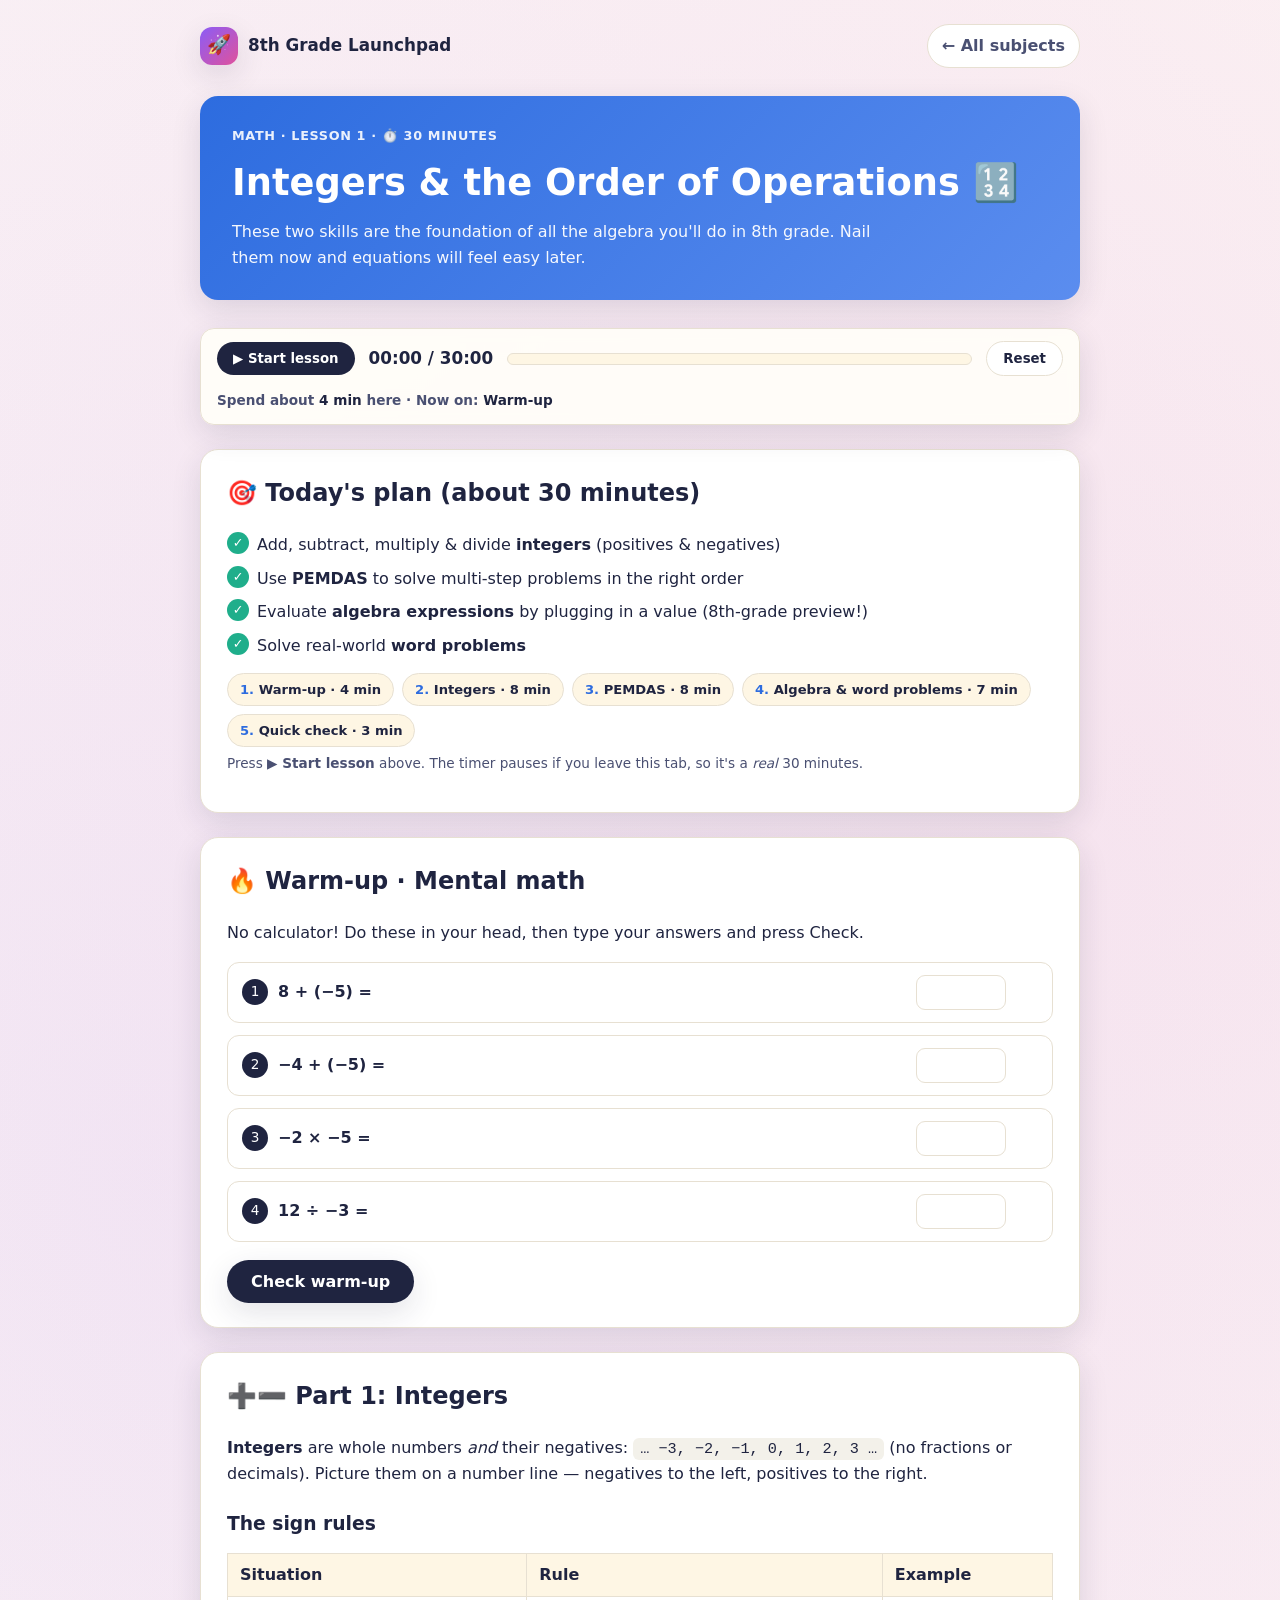
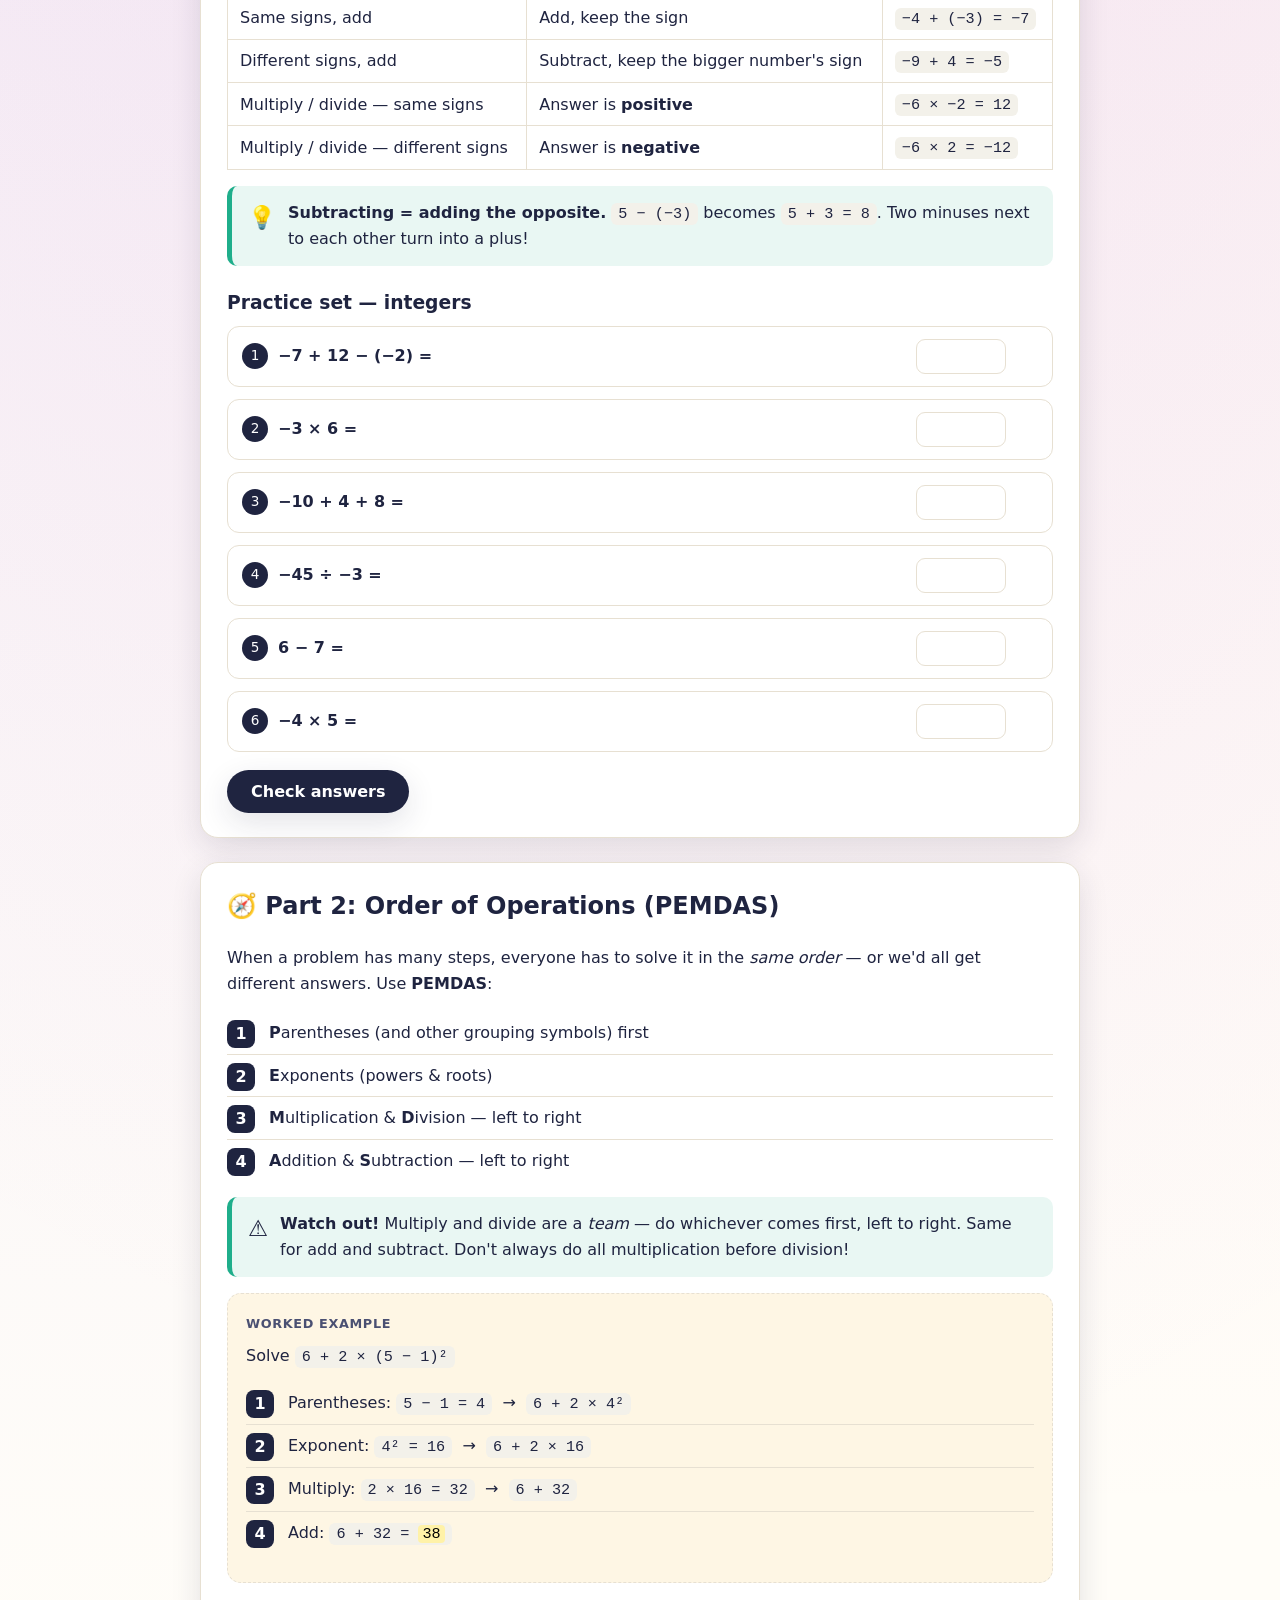
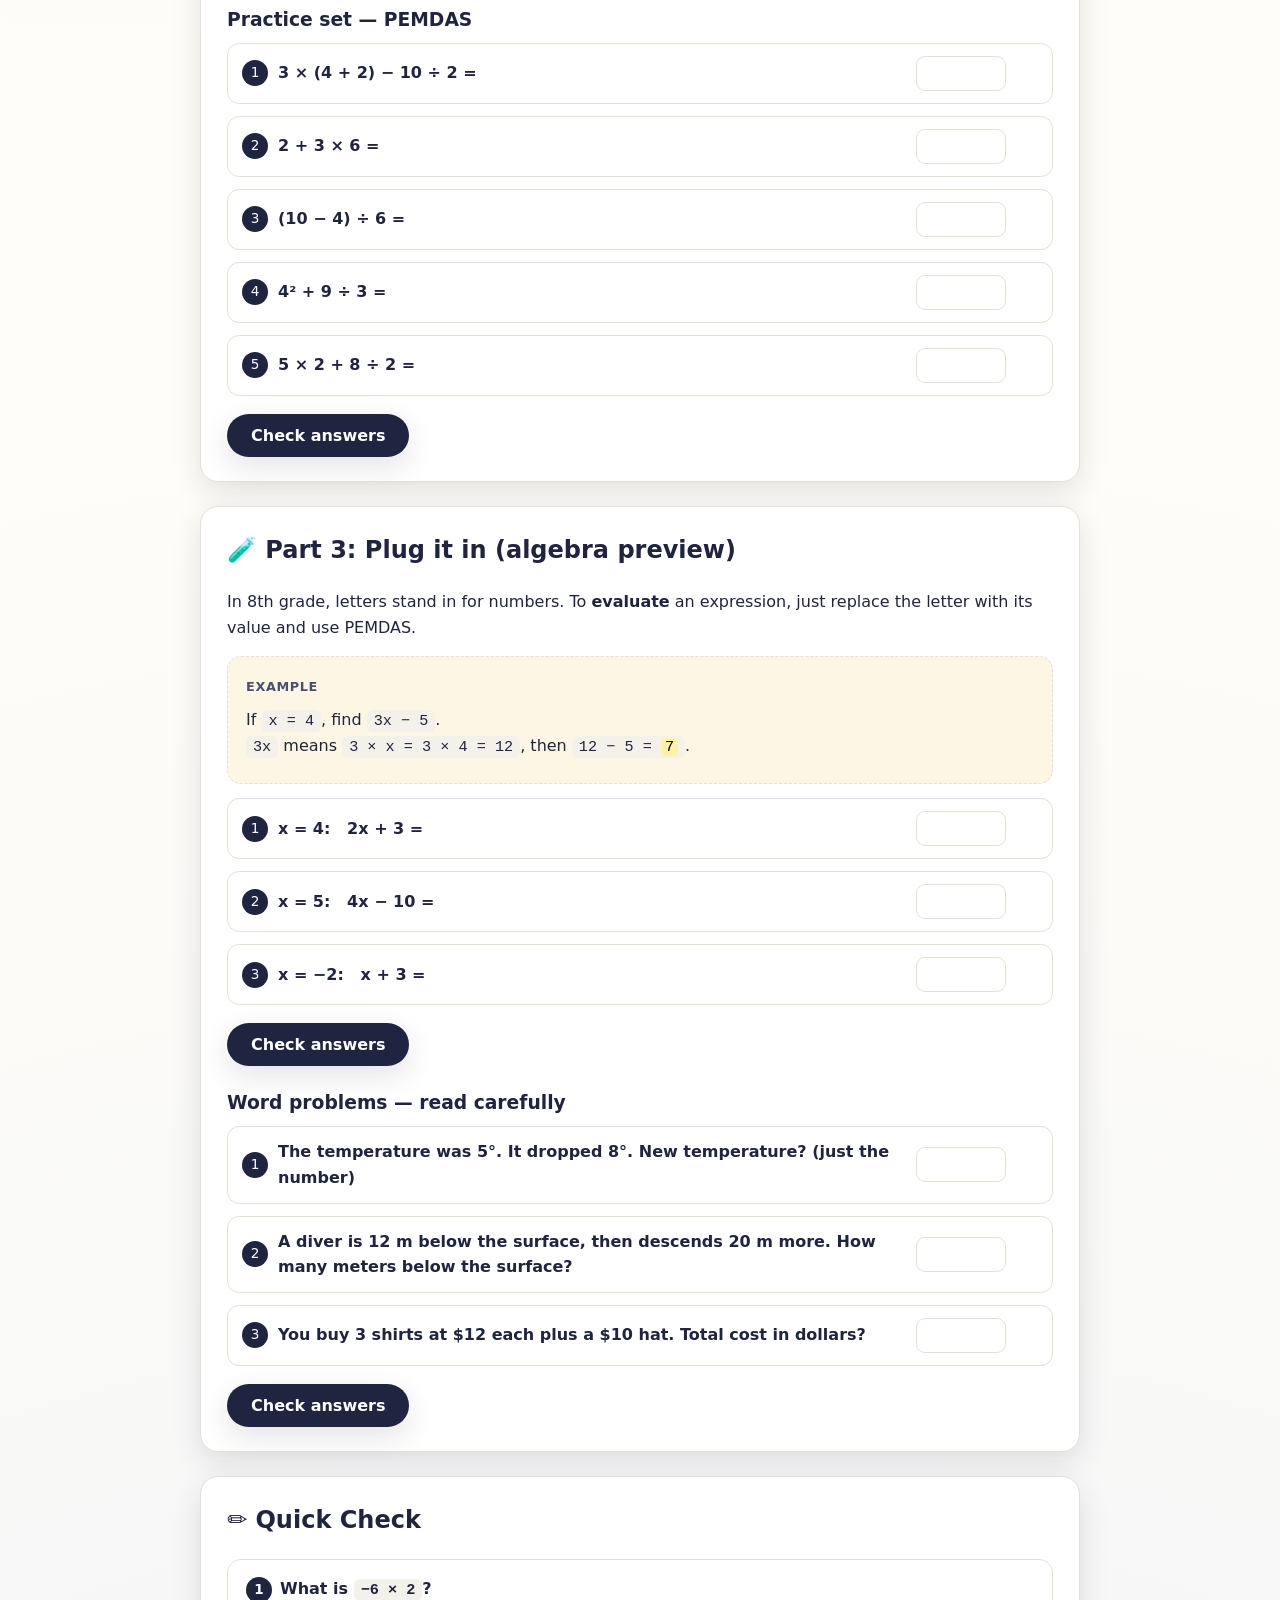
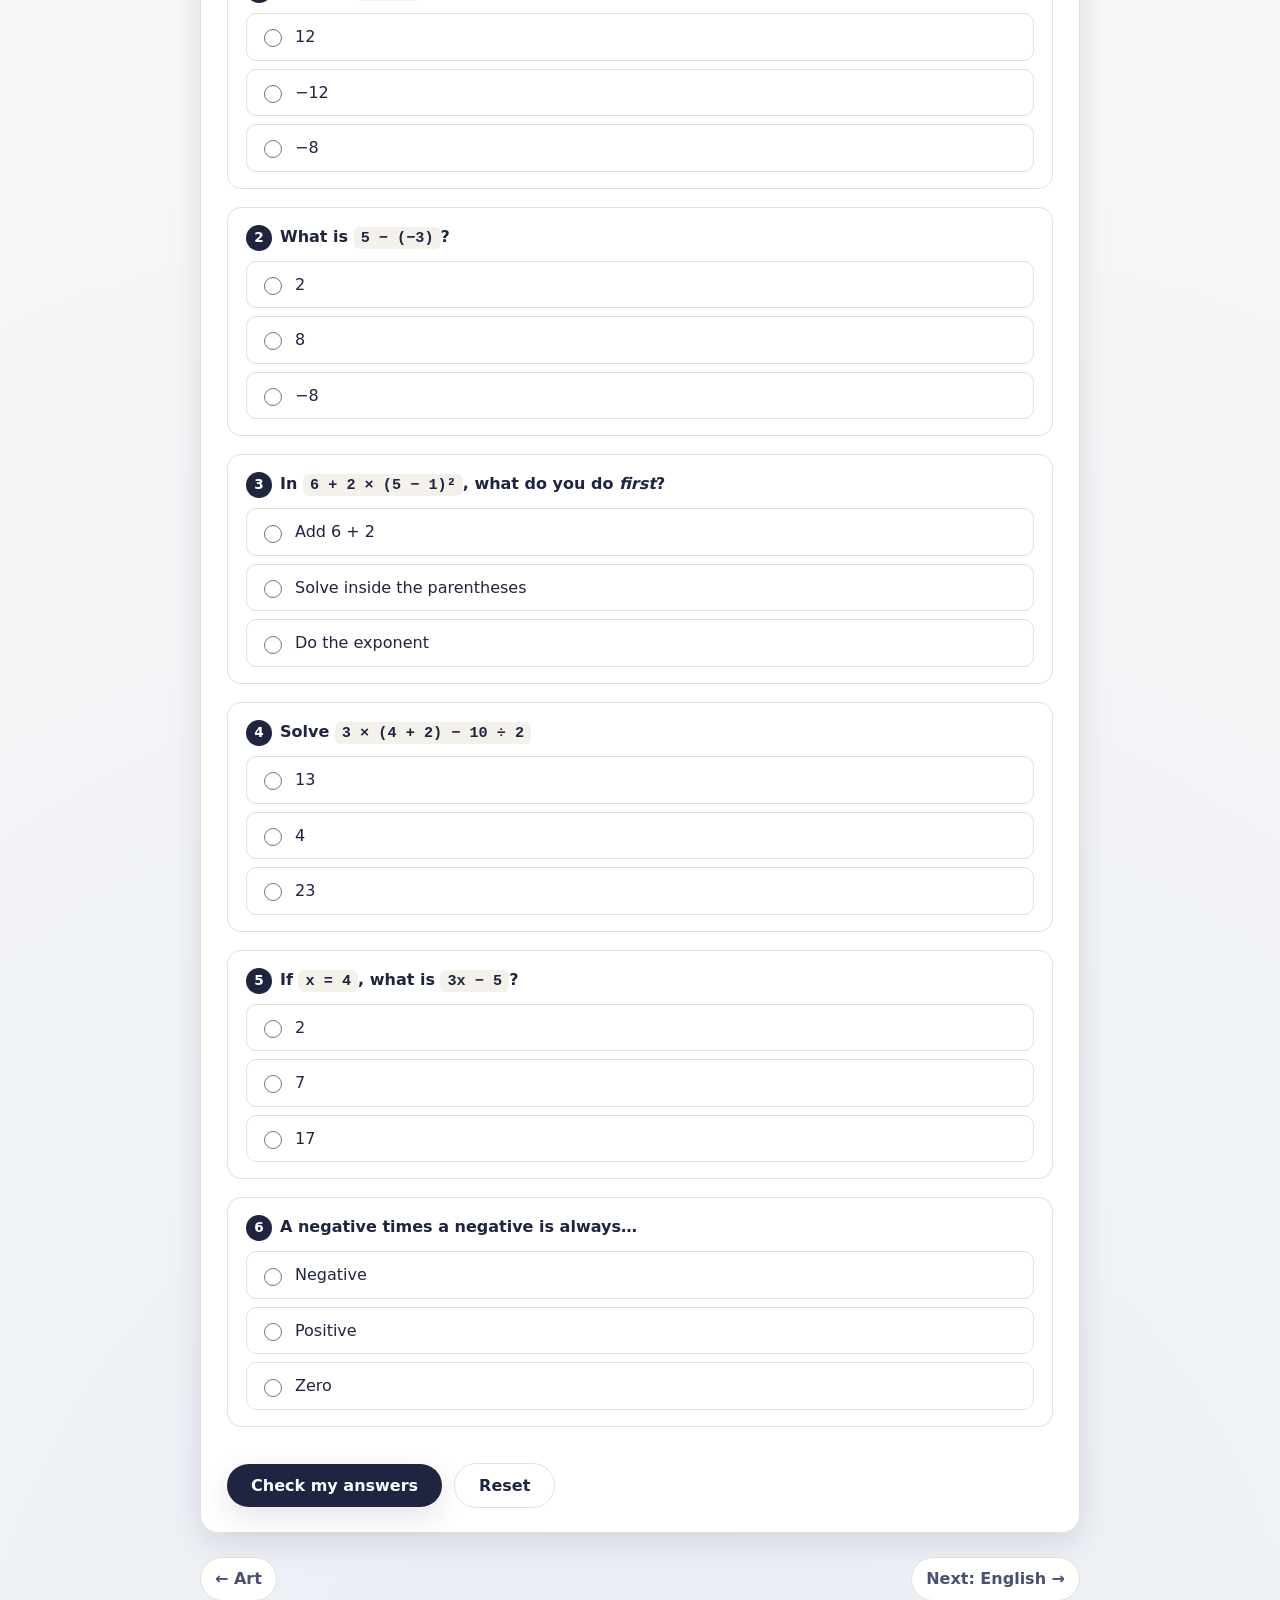
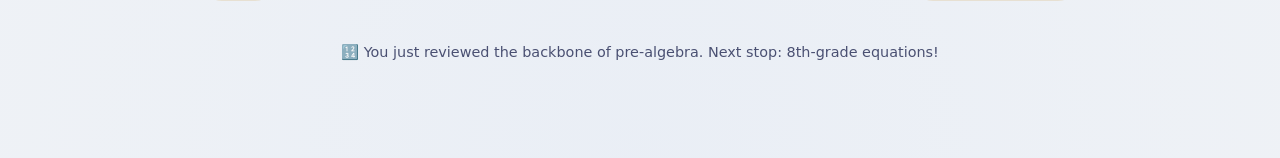
<file: lessons/math.html>
<!DOCTYPE html>
<html lang="en">
<head>
  <meta charset="UTF-8" />
  <meta name="viewport" content="width=device-width, initial-scale=1.0" />
  <title>Math · Lesson 1 — Integers &amp; Order of Operations</title>
  <link rel="stylesheet" href="../assets/css/styles.css" />
  <link rel="icon" href="data:image/svg+xml,<svg xmlns='http://www.w3.org/2000/svg' viewBox='0 0 100 100'><text y='.9em' font-size='90'>🔢</text></svg>" />
</head>
<body>
  <div class="wrap">

    <div class="topbar">
      <a class="brand" href="../index.html"><span class="logo">🚀</span><span>8th Grade Launchpad</span></a>
      <a class="back-link" href="../index.html">← All subjects</a>
    </div>

    <header class="lesson-head head-math">
      <div class="kicker">Math · Lesson 1 · ⏱️ 30 minutes</div>
      <h1>Integers &amp; the Order of Operations 🔢</h1>
      <p>These two skills are the foundation of all the algebra you'll do in 8th
         grade. Nail them now and equations will feel easy later.</p>
    </header>

    <div class="pacer" id="pacer">
      <button class="pace-btn" data-toggle>▶ Start lesson</button>
      <span class="pace-time" data-time>00:00 / 30:00</span>
      <div class="pace-track"><div class="pace-fill" data-fill></div></div>
      <button class="pace-btn ghost" data-reset>Reset</button>
      <div class="pace-seg" data-seg></div>
    </div>

    <section class="panel">
      <h2>🎯 Today's plan (about 30 minutes)</h2>
      <ul class="goal-list">
        <li>Add, subtract, multiply &amp; divide <strong>integers</strong> (positives &amp; negatives)</li>
        <li>Use <strong>PEMDAS</strong> to solve multi-step problems in the right order</li>
        <li>Evaluate <strong>algebra expressions</strong> by plugging in a value (8th-grade preview!)</li>
        <li>Solve real-world <strong>word problems</strong></li>
      </ul>
      <ul class="plan-strip">
        <li><b>1.</b> Warm-up · 4 min</li>
        <li><b>2.</b> Integers · 8 min</li>
        <li><b>3.</b> PEMDAS · 8 min</li>
        <li><b>4.</b> Algebra &amp; word problems · 7 min</li>
        <li><b>5.</b> Quick check · 3 min</li>
      </ul>
      <p class="progress-note">Press <strong>▶ Start lesson</strong> above. The timer pauses if you leave this tab, so it's a <em>real</em> 30 minutes.</p>
    </section>

    <!-- WARM-UP -->
    <section class="panel">
      <h2>🔥 Warm-up · Mental math</h2>
      <p>No calculator! Do these in your head, then type your answers and press Check.</p>
      <div data-practice>
        <div class="practice-grid">
          <div class="prob" data-answer="3"><span class="pnum">1</span><span class="qtext">8 + (−5) =</span><input type="text" inputmode="numeric" /><span class="mark"></span></div>
          <div class="prob" data-answer="-9"><span class="pnum">2</span><span class="qtext">−4 + (−5) =</span><input type="text" inputmode="numeric" /><span class="mark"></span></div>
          <div class="prob" data-answer="10"><span class="pnum">3</span><span class="qtext">−2 × −5 =</span><input type="text" inputmode="numeric" /><span class="mark"></span></div>
          <div class="prob" data-answer="-4"><span class="pnum">4</span><span class="qtext">12 ÷ −3 =</span><input type="text" inputmode="numeric" /><span class="mark"></span></div>
        </div>
        <div class="btn-row"><button type="button" class="btn" data-grade>Check warm-up</button><span class="score" data-practice-score></span></div>
      </div>
    </section>

    <!-- INTEGERS -->
    <section class="panel">
      <h2>➕➖ Part 1: Integers</h2>
      <p><span class="term">Integers</span> are whole numbers <em>and</em> their negatives:
         <code>… −3, −2, −1, 0, 1, 2, 3 …</code> (no fractions or decimals).
         Picture them on a number line — negatives to the left, positives to the right.</p>

      <h3>The sign rules</h3>
      <table class="tidy">
        <tr><th>Situation</th><th>Rule</th><th>Example</th></tr>
        <tr><td>Same signs, add</td><td>Add, keep the sign</td><td><code>−4 + (−3) = −7</code></td></tr>
        <tr><td>Different signs, add</td><td>Subtract, keep the bigger number's sign</td><td><code>−9 + 4 = −5</code></td></tr>
        <tr><td>Multiply / divide — same signs</td><td>Answer is <strong>positive</strong></td><td><code>−6 × −2 = 12</code></td></tr>
        <tr><td>Multiply / divide — different signs</td><td>Answer is <strong>negative</strong></td><td><code>−6 × 2 = −12</code></td></tr>
      </table>
      <div class="callout">
        <span class="ico">💡</span>
        <div><strong>Subtracting = adding the opposite.</strong>
        <code>5 − (−3)</code> becomes <code>5 + 3 = 8</code>. Two minuses next to each other turn into a plus!</div>
      </div>

      <h3>Practice set — integers</h3>
      <div data-practice>
        <div class="practice-grid">
          <div class="prob" data-answer="7"><span class="pnum">1</span><span class="qtext">−7 + 12 − (−2) =</span><input type="text" inputmode="numeric" /><span class="mark"></span></div>
          <div class="prob" data-answer="-18"><span class="pnum">2</span><span class="qtext">−3 × 6 =</span><input type="text" inputmode="numeric" /><span class="mark"></span></div>
          <div class="prob" data-answer="2"><span class="pnum">3</span><span class="qtext">−10 + 4 + 8 =</span><input type="text" inputmode="numeric" /><span class="mark"></span></div>
          <div class="prob" data-answer="15"><span class="pnum">4</span><span class="qtext">−45 ÷ −3 =</span><input type="text" inputmode="numeric" /><span class="mark"></span></div>
          <div class="prob" data-answer="-1"><span class="pnum">5</span><span class="qtext">6 − 7 =</span><input type="text" inputmode="numeric" /><span class="mark"></span></div>
          <div class="prob" data-answer="-20"><span class="pnum">6</span><span class="qtext">−4 × 5 =</span><input type="text" inputmode="numeric" /><span class="mark"></span></div>
        </div>
        <div class="btn-row"><button type="button" class="btn" data-grade>Check answers</button><span class="score" data-practice-score></span></div>
      </div>
    </section>

    <!-- PEMDAS -->
    <section class="panel">
      <h2>🧭 Part 2: Order of Operations (PEMDAS)</h2>
      <p>When a problem has many steps, everyone has to solve it in the <em>same order</em> — or we'd all get different answers. Use <strong>PEMDAS</strong>:</p>
      <ol class="steps">
        <li><strong>P</strong>arentheses (and other grouping symbols) first</li>
        <li><strong>E</strong>xponents (powers &amp; roots)</li>
        <li><strong>M</strong>ultiplication &amp; <strong>D</strong>ivision — left to right</li>
        <li><strong>A</strong>ddition &amp; <strong>S</strong>ubtraction — left to right</li>
      </ol>
      <div class="callout">
        <span class="ico">⚠️</span>
        <div><strong>Watch out!</strong> Multiply and divide are a <em>team</em> — do whichever comes first, left to right. Same for add and subtract. Don't always do all multiplication before division!</div>
      </div>

      <div class="example">
        <span class="label">Worked example</span>
        <p style="margin:.5rem 0;">Solve <code>6 + 2 × (5 − 1)²</code></p>
        <ol class="steps">
          <li>Parentheses: <code>5 − 1 = 4</code> &nbsp;→&nbsp; <code>6 + 2 × 4²</code></li>
          <li>Exponent: <code>4² = 16</code> &nbsp;→&nbsp; <code>6 + 2 × 16</code></li>
          <li>Multiply: <code>2 × 16 = 32</code> &nbsp;→&nbsp; <code>6 + 32</code></li>
          <li>Add: <code>6 + 32 = <mark>38</mark></code></li>
        </ol>
      </div>

      <h3>Practice set — PEMDAS</h3>
      <div data-practice>
        <div class="practice-grid">
          <div class="prob" data-answer="13"><span class="pnum">1</span><span class="qtext">3 × (4 + 2) − 10 ÷ 2 =</span><input type="text" inputmode="numeric" /><span class="mark"></span></div>
          <div class="prob" data-answer="20"><span class="pnum">2</span><span class="qtext">2 + 3 × 6 =</span><input type="text" inputmode="numeric" /><span class="mark"></span></div>
          <div class="prob" data-answer="1"><span class="pnum">3</span><span class="qtext">(10 − 4) ÷ 6 =</span><input type="text" inputmode="numeric" /><span class="mark"></span></div>
          <div class="prob" data-answer="19"><span class="pnum">4</span><span class="qtext">4² + 9 ÷ 3 =</span><input type="text" inputmode="numeric" /><span class="mark"></span></div>
          <div class="prob" data-answer="14"><span class="pnum">5</span><span class="qtext">5 × 2 + 8 ÷ 2 =</span><input type="text" inputmode="numeric" /><span class="mark"></span></div>
        </div>
        <div class="btn-row"><button type="button" class="btn" data-grade>Check answers</button><span class="score" data-practice-score></span></div>
      </div>
    </section>

    <!-- ALGEBRA BRIDGE + WORD PROBLEMS -->
    <section class="panel">
      <h2>🧪 Part 3: Plug it in (algebra preview)</h2>
      <p>In 8th grade, letters stand in for numbers. To <span class="term">evaluate</span>
         an expression, just replace the letter with its value and use PEMDAS.</p>
      <div class="example">
        <span class="label">Example</span>
        <p style="margin:.5rem 0;">If <code>x = 4</code>, find <code>3x − 5</code>.<br />
        <code>3x</code> means <code>3 × x = 3 × 4 = 12</code>, then <code>12 − 5 = <mark>7</mark></code>.</p>
      </div>

      <div data-practice>
        <div class="practice-grid">
          <div class="prob" data-answer="11"><span class="pnum">1</span><span class="qtext">x = 4: &nbsp; 2x + 3 =</span><input type="text" inputmode="numeric" /><span class="mark"></span></div>
          <div class="prob" data-answer="10"><span class="pnum">2</span><span class="qtext">x = 5: &nbsp; 4x − 10 =</span><input type="text" inputmode="numeric" /><span class="mark"></span></div>
          <div class="prob" data-answer="1"><span class="pnum">3</span><span class="qtext">x = −2: &nbsp; x + 3 =</span><input type="text" inputmode="numeric" /><span class="mark"></span></div>
        </div>
        <div class="btn-row"><button type="button" class="btn" data-grade>Check answers</button><span class="score" data-practice-score></span></div>
      </div>

      <h3>Word problems — read carefully</h3>
      <div data-practice>
        <div class="practice-grid">
          <div class="prob" data-answer="-3"><span class="pnum">1</span><span class="qtext">The temperature was 5°. It dropped 8°. New temperature? (just the number)</span><input type="text" inputmode="numeric" /><span class="mark"></span></div>
          <div class="prob" data-answer="32"><span class="pnum">2</span><span class="qtext">A diver is 12 m below the surface, then descends 20 m more. How many meters below the surface?</span><input type="text" inputmode="numeric" /><span class="mark"></span></div>
          <div class="prob" data-answer="46"><span class="pnum">3</span><span class="qtext">You buy 3 shirts at $12 each plus a $10 hat. Total cost in dollars?</span><input type="text" inputmode="numeric" /><span class="mark"></span></div>
        </div>
        <div class="btn-row"><button type="button" class="btn" data-grade>Check answers</button><span class="score" data-practice-score></span></div>
      </div>
    </section>

    <!-- QUIZ -->
    <section class="panel">
      <h2>✏️ Quick Check</h2>
      <form class="quiz">
        <div class="question" data-answer="-12" data-why="Different signs when multiplying = negative. 6 × 2 = 12, so −12.">
          <div class="q"><span class="num">1</span>What is <code>−6 × 2</code>?</div>
          <div class="options">
            <label><input type="radio" name="q1" value="12" />12</label>
            <label><input type="radio" name="q1" value="-12" />−12</label>
            <label><input type="radio" name="q1" value="-8" />−8</label>
          </div>
          <div class="feedback"></div>
        </div>

        <div class="question" data-answer="8" data-why="Subtracting a negative adds: 5 − (−3) = 5 + 3 = 8.">
          <div class="q"><span class="num">2</span>What is <code>5 − (−3)</code>?</div>
          <div class="options">
            <label><input type="radio" name="q2" value="2" />2</label>
            <label><input type="radio" name="q2" value="8" />8</label>
            <label><input type="radio" name="q2" value="-8" />−8</label>
          </div>
          <div class="feedback"></div>
        </div>

        <div class="question" data-answer="parentheses" data-why="In PEMDAS, parentheses always come first.">
          <div class="q"><span class="num">3</span>In <code>6 + 2 × (5 − 1)²</code>, what do you do <em>first</em>?</div>
          <div class="options">
            <label><input type="radio" name="q3" value="add" />Add 6 + 2</label>
            <label><input type="radio" name="q3" value="parentheses" />Solve inside the parentheses</label>
            <label><input type="radio" name="q3" value="exponent" />Do the exponent</label>
          </div>
          <div class="feedback"></div>
        </div>

        <div class="question" data-answer="13" data-why="Parentheses: 4+2=6. Then 3×6=18 and 10÷2=5. Finally 18−5=13.">
          <div class="q"><span class="num">4</span>Solve <code>3 × (4 + 2) − 10 ÷ 2</code></div>
          <div class="options">
            <label><input type="radio" name="q4" value="13" />13</label>
            <label><input type="radio" name="q4" value="4" />4</label>
            <label><input type="radio" name="q4" value="23" />23</label>
          </div>
          <div class="feedback"></div>
        </div>

        <div class="question" data-answer="7" data-why="3x means 3×4=12, then 12−5=7.">
          <div class="q"><span class="num">5</span>If <code>x = 4</code>, what is <code>3x − 5</code>?</div>
          <div class="options">
            <label><input type="radio" name="q5" value="2" />2</label>
            <label><input type="radio" name="q5" value="7" />7</label>
            <label><input type="radio" name="q5" value="17" />17</label>
          </div>
          <div class="feedback"></div>
        </div>

        <div class="question" data-answer="positive" data-why="Two negatives multiplied give a positive: −7 × −3 = 21.">
          <div class="q"><span class="num">6</span>A negative times a negative is always…</div>
          <div class="options">
            <label><input type="radio" name="q6" value="negative" />Negative</label>
            <label><input type="radio" name="q6" value="positive" />Positive</label>
            <label><input type="radio" name="q6" value="zero" />Zero</label>
          </div>
          <div class="feedback"></div>
        </div>

        <div class="btn-row">
          <button type="button" class="btn" data-check>Check my answers</button>
          <button type="button" class="btn ghost" data-reset>Reset</button>
          <span class="score"></span>
        </div>
      </form>
    </section>

    <div class="lesson-nav">
      <a class="back-link" href="art.html">← Art</a>
      <a class="back-link" href="english.html">Next: English →</a>
    </div>

    <p class="foot">🔢 You just reviewed the backbone of pre-algebra. Next stop: 8th-grade equations!</p>
  </div>

  <div class="break-overlay" id="breakOverlay">
    <div class="break-card">
      <div class="big">🎉</div>
      <h2>That's a full 30 minutes!</h2>
      <p>Awesome focus. Now take a <strong>10–15 minute break</strong> — stretch, grab a snack and some water, and rest your eyes. When you come back, start your next lesson.</p>
      <div class="btn-row"><button class="btn" id="breakKeep">I'm taking my break 👍</button></div>
    </div>
  </div>

  <script>
    window.LESSON_PLAN = { minutes: 30, segments: [
      { label: "Warm-up", min: 4 },
      { label: "Integers", min: 8 },
      { label: "PEMDAS", min: 8 },
      { label: "Algebra & word problems", min: 7 },
      { label: "Quick check", min: 3 }
    ]};
  </script>
  <script src="../assets/js/quiz.js"></script>
  <script src="../assets/js/activities.js"></script>
  <script src="../assets/js/timer.js"></script>
</body>
</html>
</file>
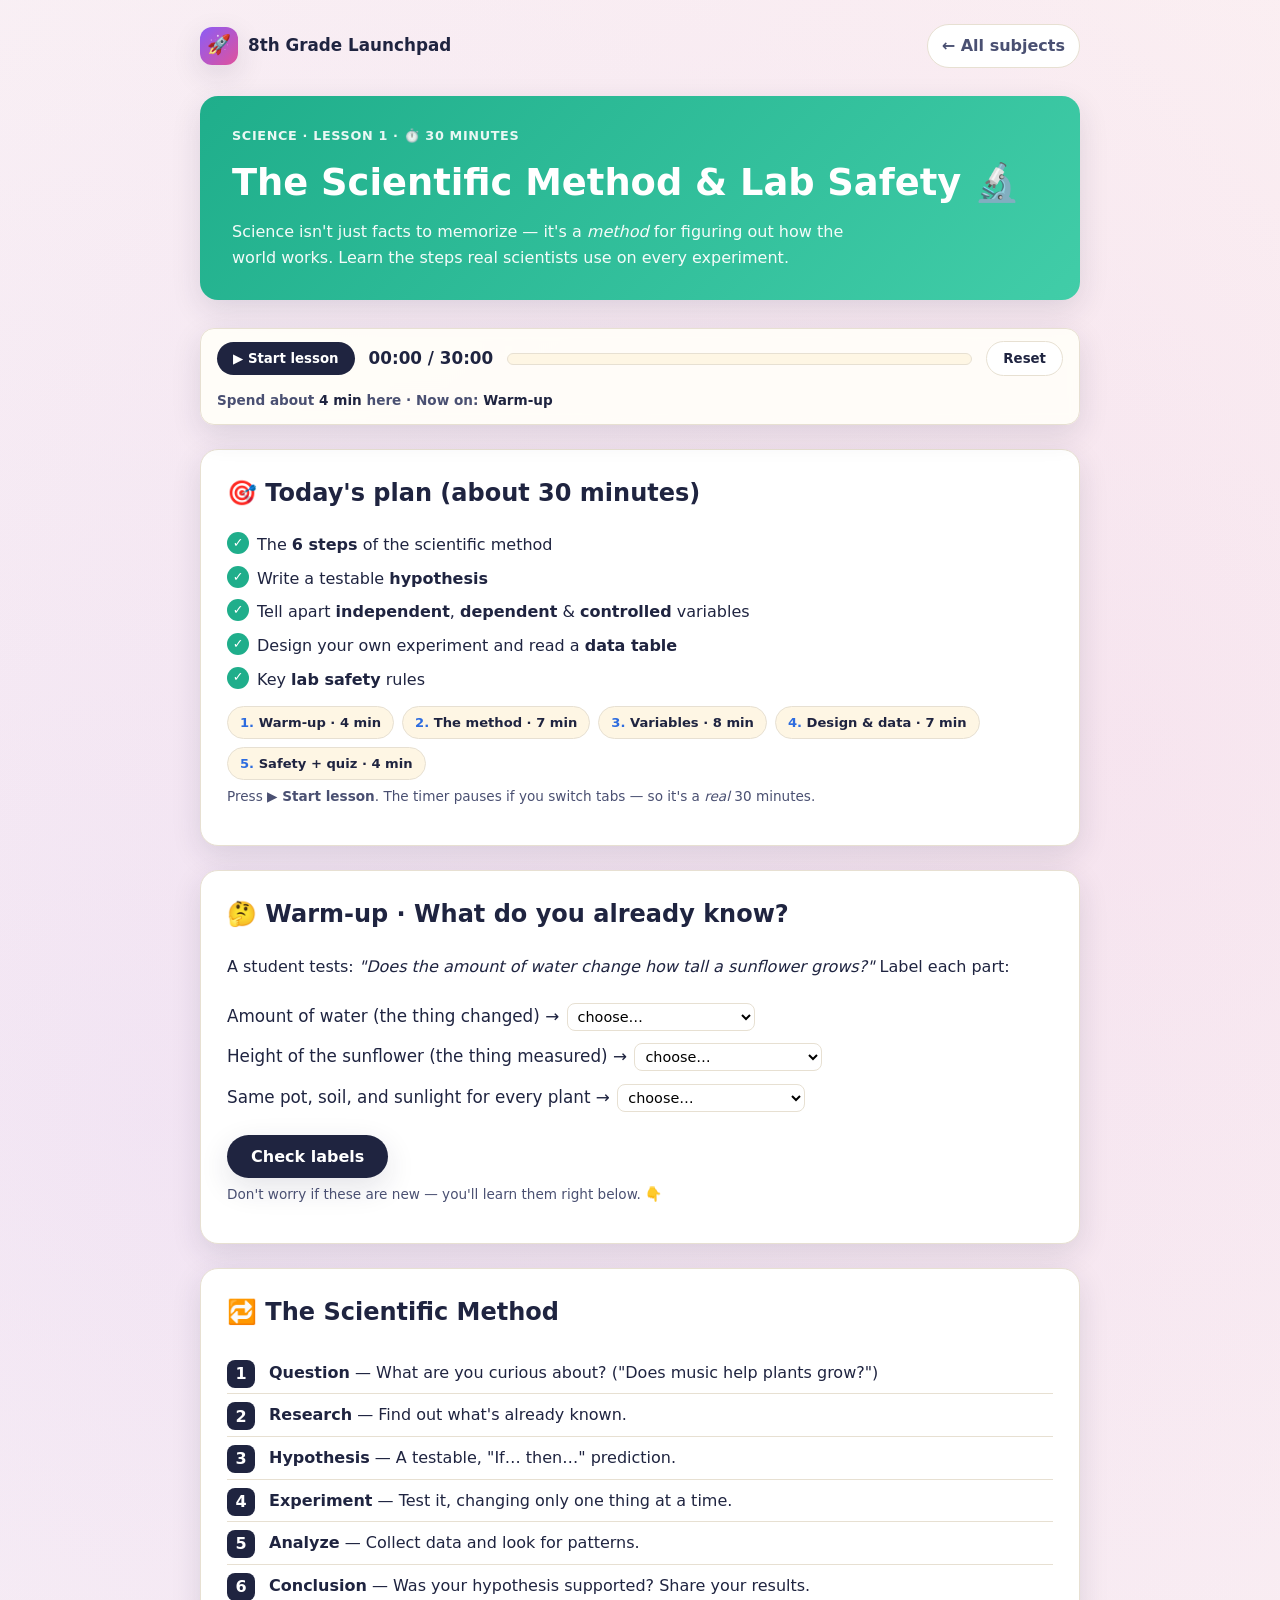
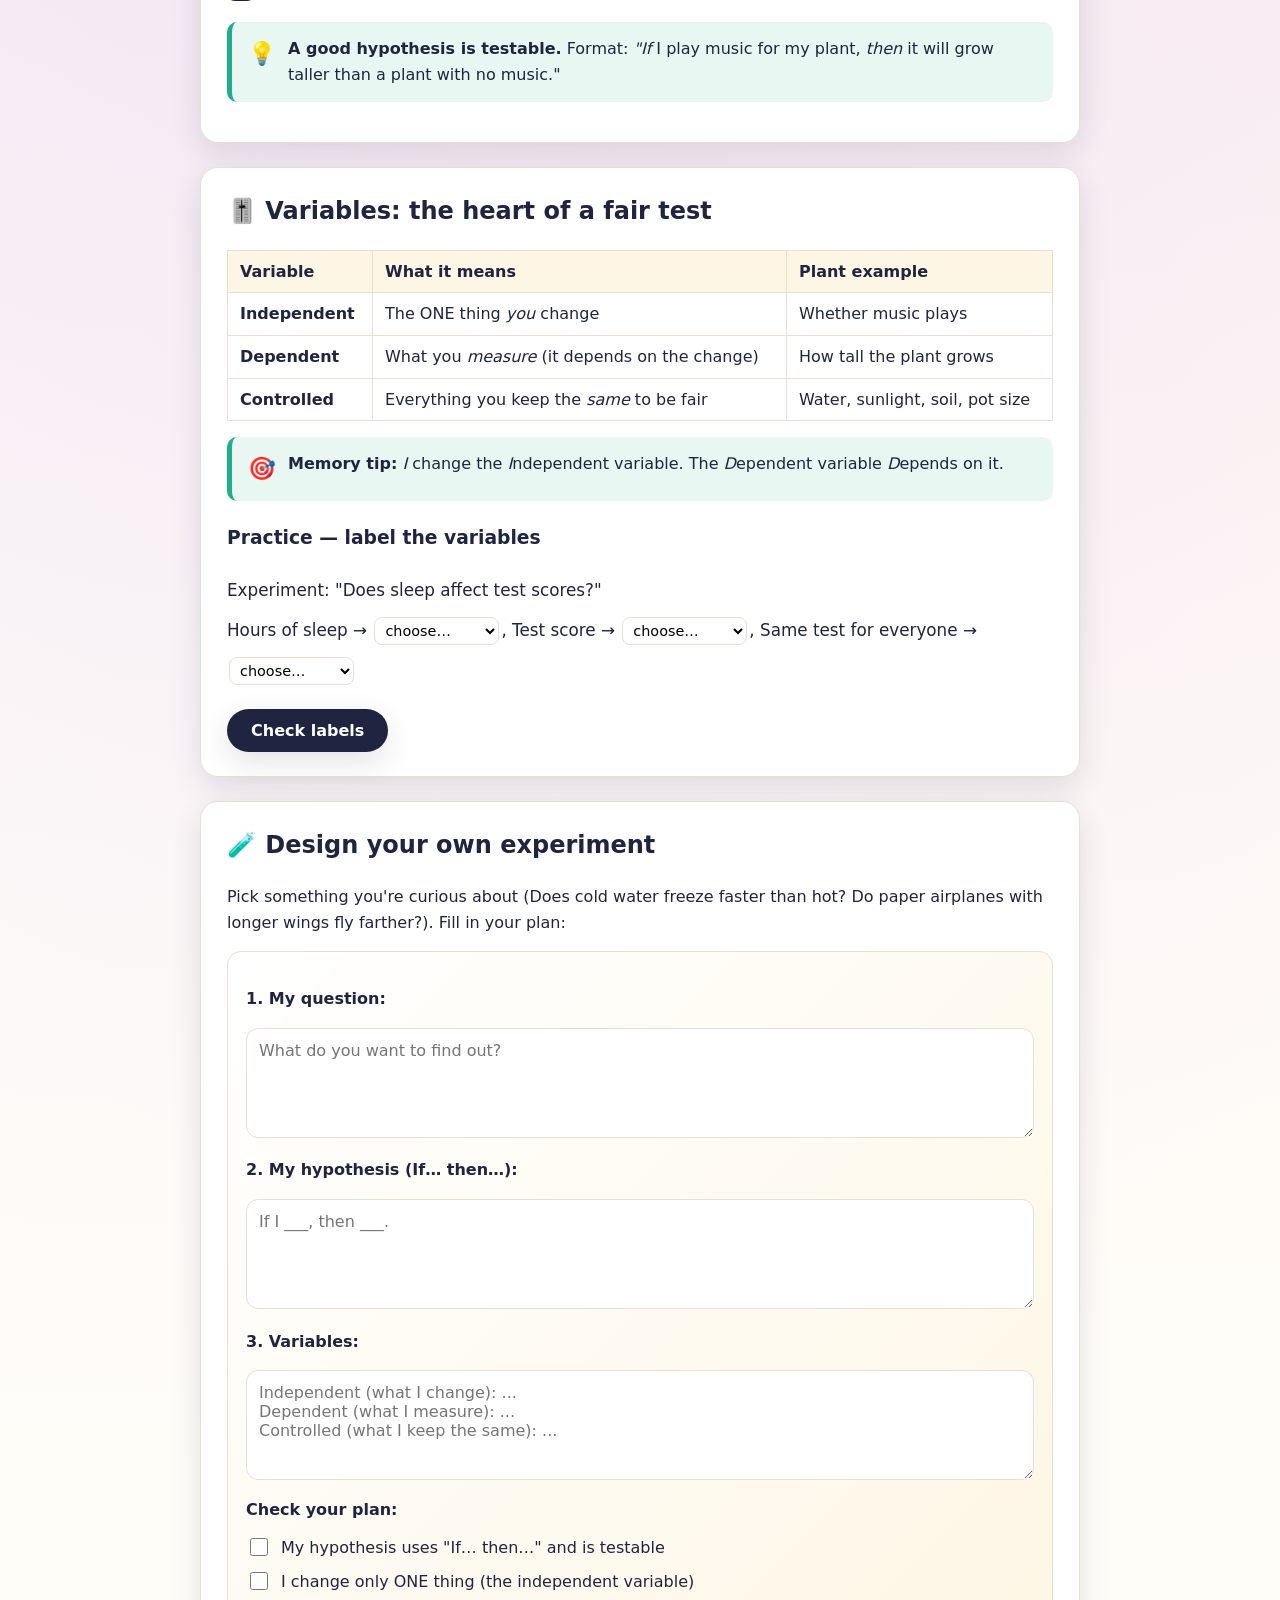
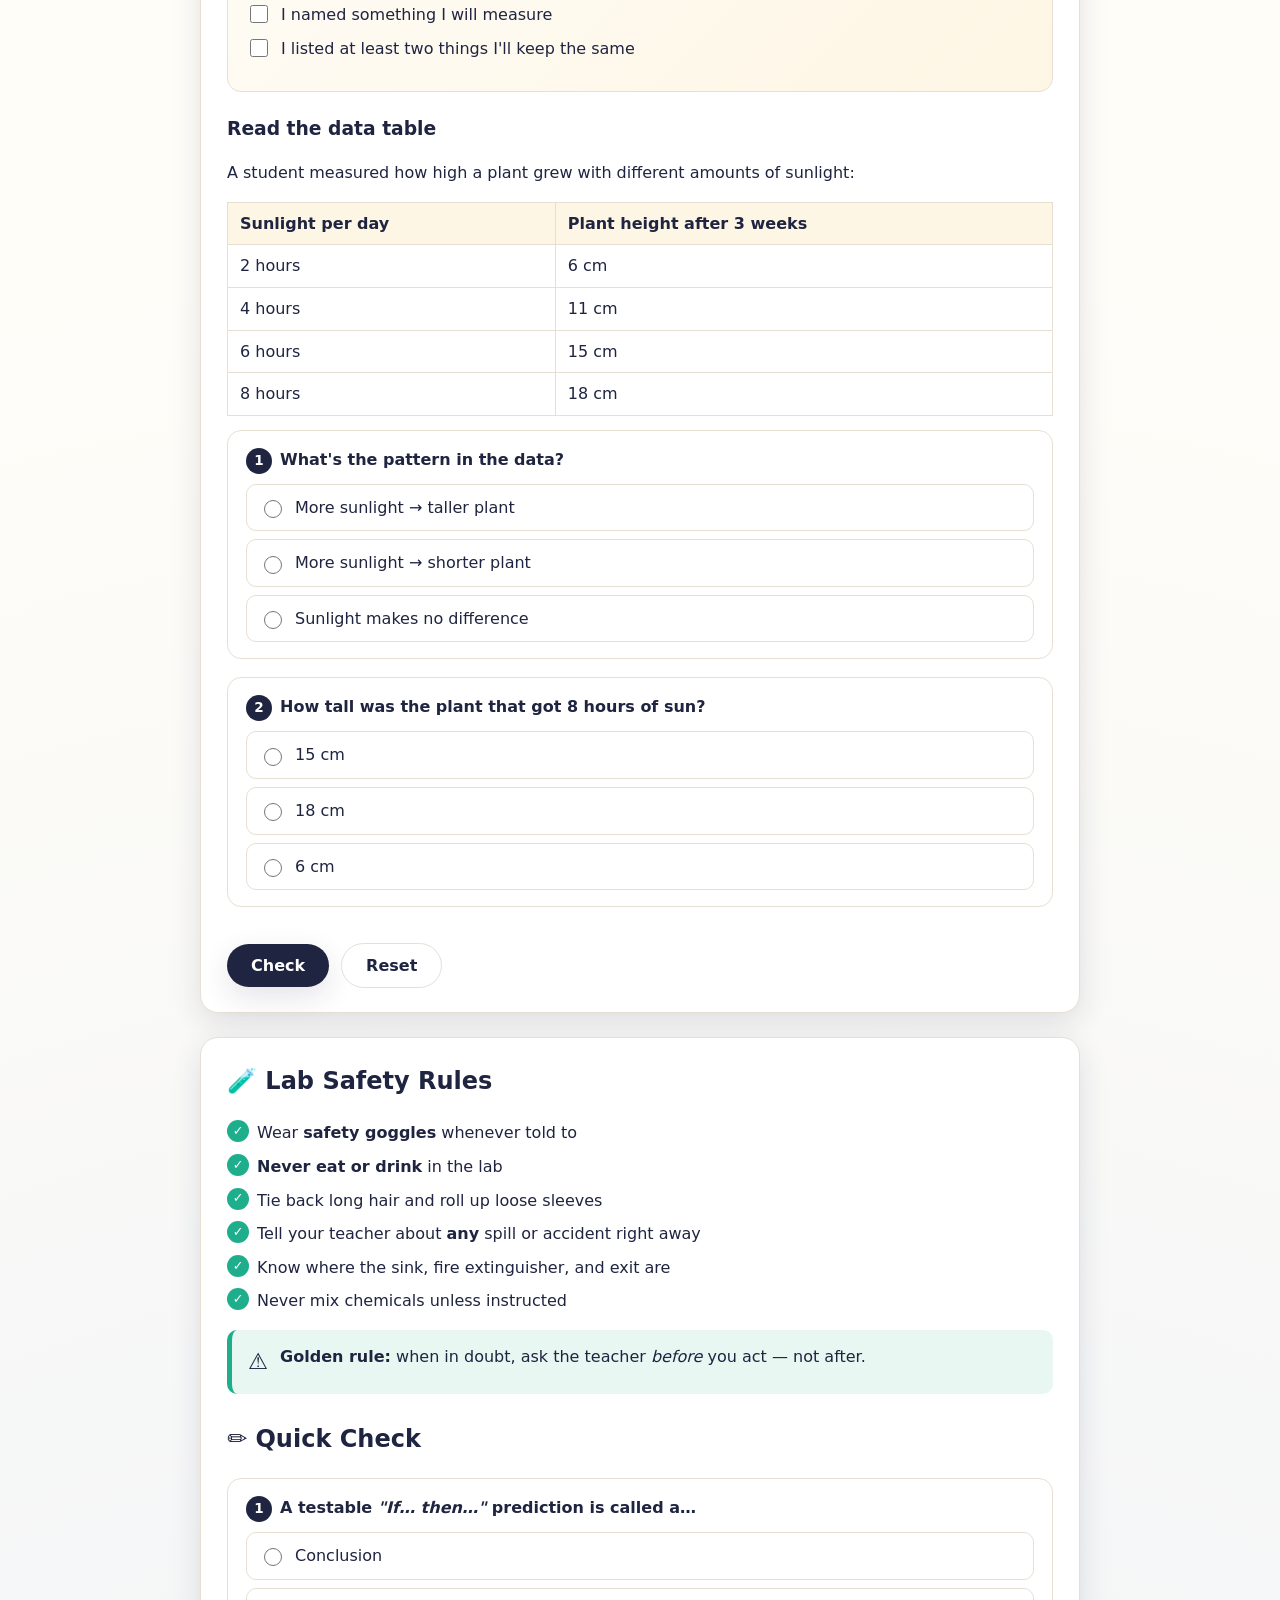
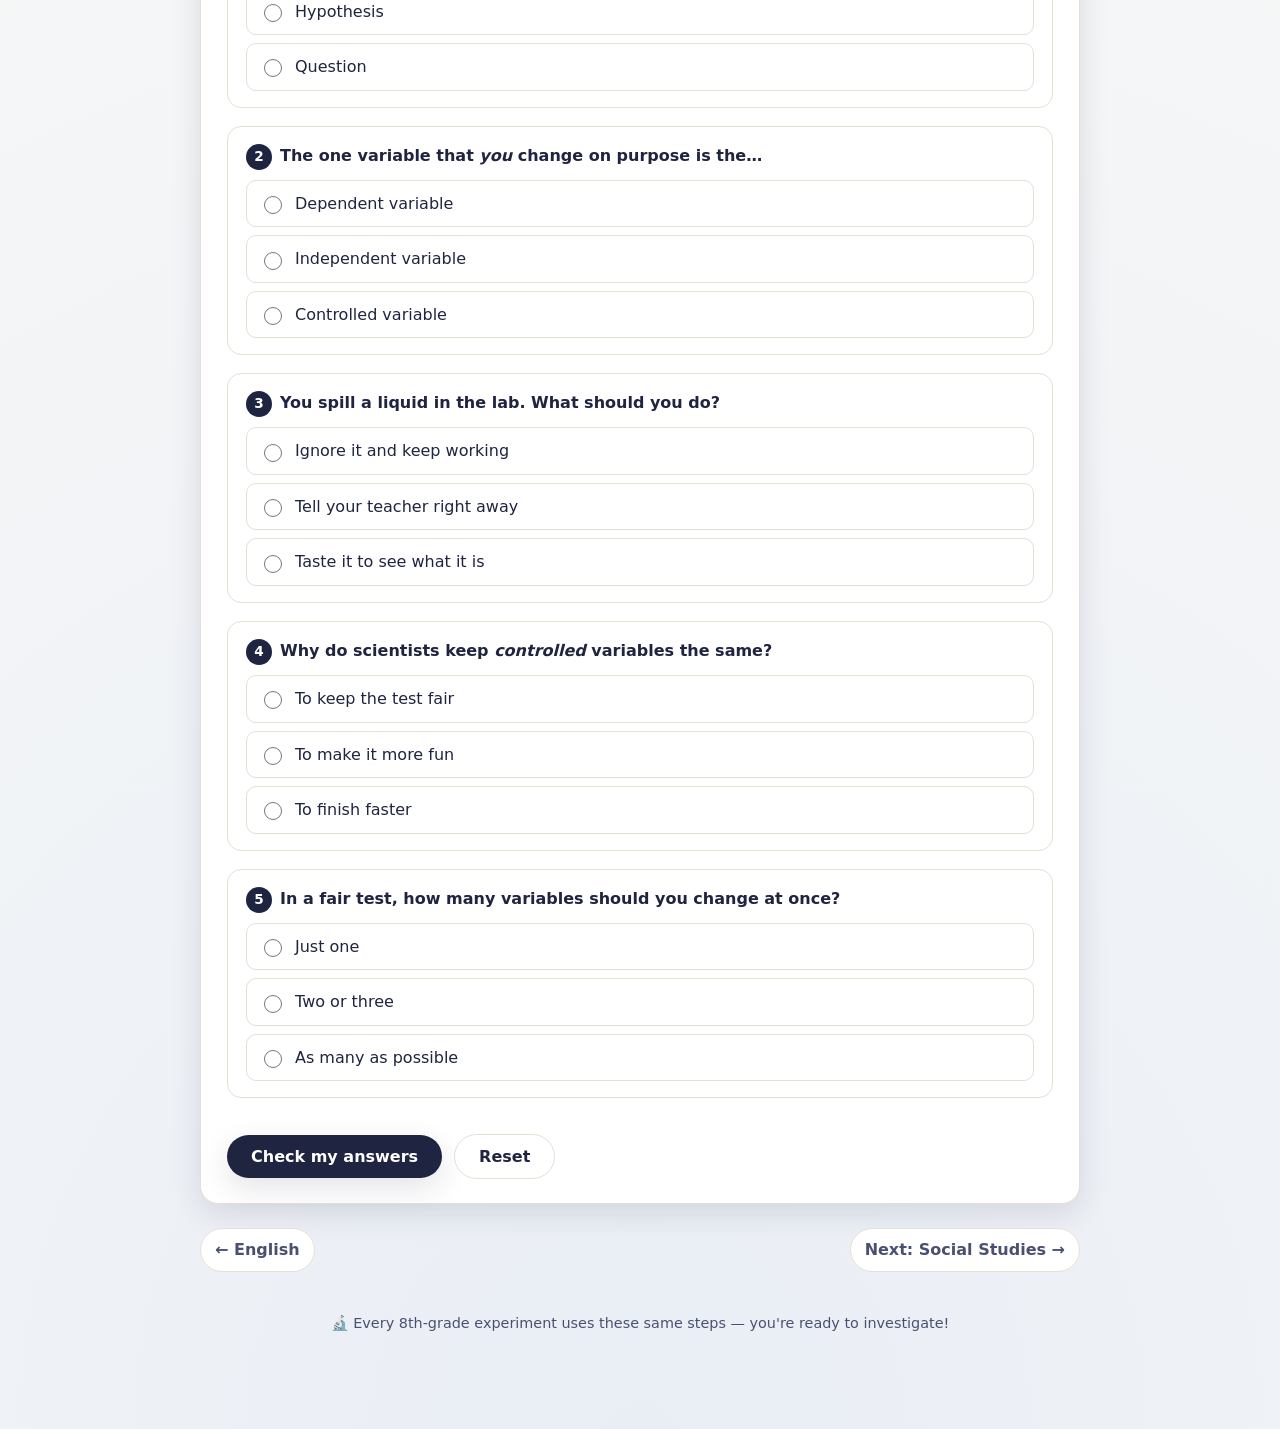
<file: lessons/science.html>
<!DOCTYPE html>
<html lang="en">
<head>
  <meta charset="UTF-8" />
  <meta name="viewport" content="width=device-width, initial-scale=1.0" />
  <title>Science · Lesson 1 — The Scientific Method &amp; Lab Safety</title>
  <link rel="stylesheet" href="../assets/css/styles.css" />
  <link rel="icon" href="data:image/svg+xml,<svg xmlns='http://www.w3.org/2000/svg' viewBox='0 0 100 100'><text y='.9em' font-size='90'>🔬</text></svg>" />
</head>
<body>
  <div class="wrap">

    <div class="topbar">
      <a class="brand" href="../index.html"><span class="logo">🚀</span><span>8th Grade Launchpad</span></a>
      <a class="back-link" href="../index.html">← All subjects</a>
    </div>

    <header class="lesson-head head-science">
      <div class="kicker">Science · Lesson 1 · ⏱️ 30 minutes</div>
      <h1>The Scientific Method &amp; Lab Safety 🔬</h1>
      <p>Science isn't just facts to memorize — it's a <em>method</em> for figuring
         out how the world works. Learn the steps real scientists use on every
         experiment.</p>
    </header>

    <div class="pacer" id="pacer">
      <button class="pace-btn" data-toggle>▶ Start lesson</button>
      <span class="pace-time" data-time>00:00 / 30:00</span>
      <div class="pace-track"><div class="pace-fill" data-fill></div></div>
      <button class="pace-btn ghost" data-reset>Reset</button>
      <div class="pace-seg" data-seg></div>
    </div>

    <section class="panel">
      <h2>🎯 Today's plan (about 30 minutes)</h2>
      <ul class="goal-list">
        <li>The <strong>6 steps</strong> of the scientific method</li>
        <li>Write a testable <strong>hypothesis</strong></li>
        <li>Tell apart <strong>independent</strong>, <strong>dependent</strong> &amp; <strong>controlled</strong> variables</li>
        <li>Design your own experiment and read a <strong>data table</strong></li>
        <li>Key <strong>lab safety</strong> rules</li>
      </ul>
      <ul class="plan-strip">
        <li><b>1.</b> Warm-up · 4 min</li>
        <li><b>2.</b> The method · 7 min</li>
        <li><b>3.</b> Variables · 8 min</li>
        <li><b>4.</b> Design &amp; data · 7 min</li>
        <li><b>5.</b> Safety + quiz · 4 min</li>
      </ul>
      <p class="progress-note">Press <strong>▶ Start lesson</strong>. The timer pauses if you switch tabs — so it's a <em>real</em> 30 minutes.</p>
    </section>

    <!-- WARM-UP -->
    <section class="panel">
      <h2>🤔 Warm-up · What do you already know?</h2>
      <p>A student tests: <em>"Does the amount of water change how tall a sunflower grows?"</em>
         Label each part:</p>
      <div data-tagging>
        <p class="tagline">
          Amount of water (the thing changed) →
          <select data-answer="independent"><option value="">choose…</option><option value="independent">independent variable</option><option value="dependent">dependent variable</option><option value="controlled">controlled variable</option></select><br />
          Height of the sunflower (the thing measured) →
          <select data-answer="dependent"><option value="">choose…</option><option value="independent">independent variable</option><option value="dependent">dependent variable</option><option value="controlled">controlled variable</option></select><br />
          Same pot, soil, and sunlight for every plant →
          <select data-answer="controlled"><option value="">choose…</option><option value="independent">independent variable</option><option value="dependent">dependent variable</option><option value="controlled">controlled variable</option></select>
        </p>
        <div class="btn-row"><button type="button" class="btn" data-grade>Check labels</button><span class="score" data-tag-score></span></div>
      </div>
      <p class="progress-note">Don't worry if these are new — you'll learn them right below. 👇</p>
    </section>

    <!-- METHOD -->
    <section class="panel">
      <h2>🔁 The Scientific Method</h2>
      <ol class="steps">
        <li><strong>Question</strong> — What are you curious about? ("Does music help plants grow?")</li>
        <li><strong>Research</strong> — Find out what's already known.</li>
        <li><strong>Hypothesis</strong> — A testable, "If… then…" prediction.</li>
        <li><strong>Experiment</strong> — Test it, changing only one thing at a time.</li>
        <li><strong>Analyze</strong> — Collect data and look for patterns.</li>
        <li><strong>Conclusion</strong> — Was your hypothesis supported? Share your results.</li>
      </ol>
      <div class="callout">
        <span class="ico">💡</span>
        <div><strong>A good hypothesis is testable.</strong> Format:
        <em>"If</em> I play music for my plant, <em>then</em> it will grow taller than a plant with no music."</div>
      </div>
    </section>

    <!-- VARIABLES -->
    <section class="panel">
      <h2>🎚️ Variables: the heart of a fair test</h2>
      <table class="tidy">
        <tr><th>Variable</th><th>What it means</th><th>Plant example</th></tr>
        <tr><td><span class="term">Independent</span></td><td>The ONE thing <em>you</em> change</td><td>Whether music plays</td></tr>
        <tr><td><span class="term">Dependent</span></td><td>What you <em>measure</em> (it depends on the change)</td><td>How tall the plant grows</td></tr>
        <tr><td><span class="term">Controlled</span></td><td>Everything you keep the <em>same</em> to be fair</td><td>Water, sunlight, soil, pot size</td></tr>
      </table>
      <div class="callout">
        <span class="ico">🎯</span>
        <div><strong>Memory tip:</strong> <em>I</em> change the <em>I</em>ndependent variable. The <em>D</em>ependent variable <em>D</em>epends on it.</div>
      </div>

      <h3>Practice — label the variables</h3>
      <div data-tagging>
        <p class="tagline">
          Experiment: "Does sleep affect test scores?"<br />
          Hours of sleep →
          <select data-answer="independent"><option value="">choose…</option><option value="independent">independent</option><option value="dependent">dependent</option><option value="controlled">controlled</option></select>,
          Test score →
          <select data-answer="dependent"><option value="">choose…</option><option value="independent">independent</option><option value="dependent">dependent</option><option value="controlled">controlled</option></select>,
          Same test for everyone →
          <select data-answer="controlled"><option value="">choose…</option><option value="independent">independent</option><option value="dependent">dependent</option><option value="controlled">controlled</option></select>
        </p>
        <div class="btn-row"><button type="button" class="btn" data-grade>Check labels</button><span class="score" data-tag-score></span></div>
      </div>
    </section>

    <!-- DESIGN + DATA -->
    <section class="panel">
      <h2>🧪 Design your own experiment</h2>
      <p>Pick something you're curious about (Does cold water freeze faster than hot?
         Do paper airplanes with longer wings fly farther?). Fill in your plan:</p>
      <div class="tryit">
        <p><strong>1. My question:</strong></p>
        <textarea class="write" placeholder="What do you want to find out?"></textarea>
        <p style="margin-top:12px;"><strong>2. My hypothesis (If… then…):</strong></p>
        <textarea class="write" placeholder="If I ___, then ___."></textarea>
        <p style="margin-top:12px;"><strong>3. Variables:</strong></p>
        <textarea class="write" placeholder="Independent (what I change): ...&#10;Dependent (what I measure): ...&#10;Controlled (what I keep the same): ..."></textarea>
        <p style="margin:.6rem 0 .3rem;"><strong>Check your plan:</strong></p>
        <ul class="checklist">
          <li><input type="checkbox" /> My hypothesis uses "If… then…" and is testable</li>
          <li><input type="checkbox" /> I change only ONE thing (the independent variable)</li>
          <li><input type="checkbox" /> I named something I will measure</li>
          <li><input type="checkbox" /> I listed at least two things I'll keep the same</li>
        </ul>
      </div>

      <h3>Read the data table</h3>
      <p>A student measured how high a plant grew with different amounts of sunlight:</p>
      <table class="tidy">
        <tr><th>Sunlight per day</th><th>Plant height after 3 weeks</th></tr>
        <tr><td>2 hours</td><td>6 cm</td></tr>
        <tr><td>4 hours</td><td>11 cm</td></tr>
        <tr><td>6 hours</td><td>15 cm</td></tr>
        <tr><td>8 hours</td><td>18 cm</td></tr>
      </table>
      <form class="quiz">
        <div class="question" data-answer="more" data-why="As sunlight goes up, height goes up — a positive pattern.">
          <div class="q"><span class="num">1</span>What's the pattern in the data?</div>
          <div class="options">
            <label><input type="radio" name="d1" value="more" />More sunlight → taller plant</label>
            <label><input type="radio" name="d1" value="less" />More sunlight → shorter plant</label>
            <label><input type="radio" name="d1" value="none" />Sunlight makes no difference</label>
          </div>
          <div class="feedback"></div>
        </div>
        <div class="question" data-answer="18" data-why="The 8-hour row shows 18 cm.">
          <div class="q"><span class="num">2</span>How tall was the plant that got 8 hours of sun?</div>
          <div class="options">
            <label><input type="radio" name="d2" value="15" />15 cm</label>
            <label><input type="radio" name="d2" value="18" />18 cm</label>
            <label><input type="radio" name="d2" value="6" />6 cm</label>
          </div>
          <div class="feedback"></div>
        </div>
        <div class="btn-row">
          <button type="button" class="btn" data-check>Check</button>
          <button type="button" class="btn ghost" data-reset>Reset</button>
          <span class="score"></span>
        </div>
      </form>
    </section>

    <!-- SAFETY + QUIZ -->
    <section class="panel">
      <h2>🧪 Lab Safety Rules</h2>
      <ul class="goal-list">
        <li>Wear <strong>safety goggles</strong> whenever told to</li>
        <li><strong>Never eat or drink</strong> in the lab</li>
        <li>Tie back long hair and roll up loose sleeves</li>
        <li>Tell your teacher about <strong>any</strong> spill or accident right away</li>
        <li>Know where the sink, fire extinguisher, and exit are</li>
        <li>Never mix chemicals unless instructed</li>
      </ul>
      <div class="callout">
        <span class="ico">⚠️</span>
        <div><strong>Golden rule:</strong> when in doubt, ask the teacher <em>before</em> you act — not after.</div>
      </div>

      <h2 style="margin-top:26px;">✏️ Quick Check</h2>
      <form class="quiz">
        <div class="question" data-answer="hypothesis" data-why="A testable 'If…then…' prediction is the hypothesis.">
          <div class="q"><span class="num">1</span>A testable <em>"If… then…"</em> prediction is called a…</div>
          <div class="options">
            <label><input type="radio" name="q1" value="conclusion" />Conclusion</label>
            <label><input type="radio" name="q1" value="hypothesis" />Hypothesis</label>
            <label><input type="radio" name="q1" value="question" />Question</label>
          </div>
          <div class="feedback"></div>
        </div>

        <div class="question" data-answer="independent" data-why="The variable YOU choose to change is the independent variable.">
          <div class="q"><span class="num">2</span>The one variable that <em>you</em> change on purpose is the…</div>
          <div class="options">
            <label><input type="radio" name="q2" value="dependent" />Dependent variable</label>
            <label><input type="radio" name="q2" value="independent" />Independent variable</label>
            <label><input type="radio" name="q2" value="controlled" />Controlled variable</label>
          </div>
          <div class="feedback"></div>
        </div>

        <div class="question" data-answer="tell" data-why="Always tell your teacher about a spill immediately so it can be cleaned up safely.">
          <div class="q"><span class="num">3</span>You spill a liquid in the lab. What should you do?</div>
          <div class="options">
            <label><input type="radio" name="q3" value="ignore" />Ignore it and keep working</label>
            <label><input type="radio" name="q3" value="tell" />Tell your teacher right away</label>
            <label><input type="radio" name="q3" value="taste" />Taste it to see what it is</label>
          </div>
          <div class="feedback"></div>
        </div>

        <div class="question" data-answer="same" data-why="Controlled variables are kept the SAME to make the test fair.">
          <div class="q"><span class="num">4</span>Why do scientists keep <em>controlled</em> variables the same?</div>
          <div class="options">
            <label><input type="radio" name="q4" value="same" />To keep the test fair</label>
            <label><input type="radio" name="q4" value="fun" />To make it more fun</label>
            <label><input type="radio" name="q4" value="fast" />To finish faster</label>
          </div>
          <div class="feedback"></div>
        </div>

        <div class="question" data-answer="one" data-why="A fair test changes only ONE variable at a time so you know what caused the result.">
          <div class="q"><span class="num">5</span>In a fair test, how many variables should you change at once?</div>
          <div class="options">
            <label><input type="radio" name="q5" value="one" />Just one</label>
            <label><input type="radio" name="q5" value="two" />Two or three</label>
            <label><input type="radio" name="q5" value="all" />As many as possible</label>
          </div>
          <div class="feedback"></div>
        </div>

        <div class="btn-row">
          <button type="button" class="btn" data-check>Check my answers</button>
          <button type="button" class="btn ghost" data-reset>Reset</button>
          <span class="score"></span>
        </div>
      </form>
    </section>

    <div class="lesson-nav">
      <a class="back-link" href="english.html">← English</a>
      <a class="back-link" href="social-studies.html">Next: Social Studies →</a>
    </div>

    <p class="foot">🔬 Every 8th-grade experiment uses these same steps — you're ready to investigate!</p>
  </div>

  <div class="break-overlay" id="breakOverlay">
    <div class="break-card">
      <div class="big">🎉</div>
      <h2>That's a full 30 minutes!</h2>
      <p>Awesome focus. Now take a <strong>10–15 minute break</strong> — stretch, grab a snack and some water, and rest your eyes. When you come back, start your next lesson.</p>
      <div class="btn-row"><button class="btn" id="breakKeep">I'm taking my break 👍</button></div>
    </div>
  </div>

  <script>
    window.LESSON_PLAN = { minutes: 30, segments: [
      { label: "Warm-up", min: 4 },
      { label: "The method", min: 7 },
      { label: "Variables", min: 8 },
      { label: "Design & data", min: 7 },
      { label: "Safety + quiz", min: 4 }
    ]};
  </script>
  <script src="../assets/js/quiz.js"></script>
  <script src="../assets/js/activities.js"></script>
  <script src="../assets/js/timer.js"></script>
</body>
</html>
</file>
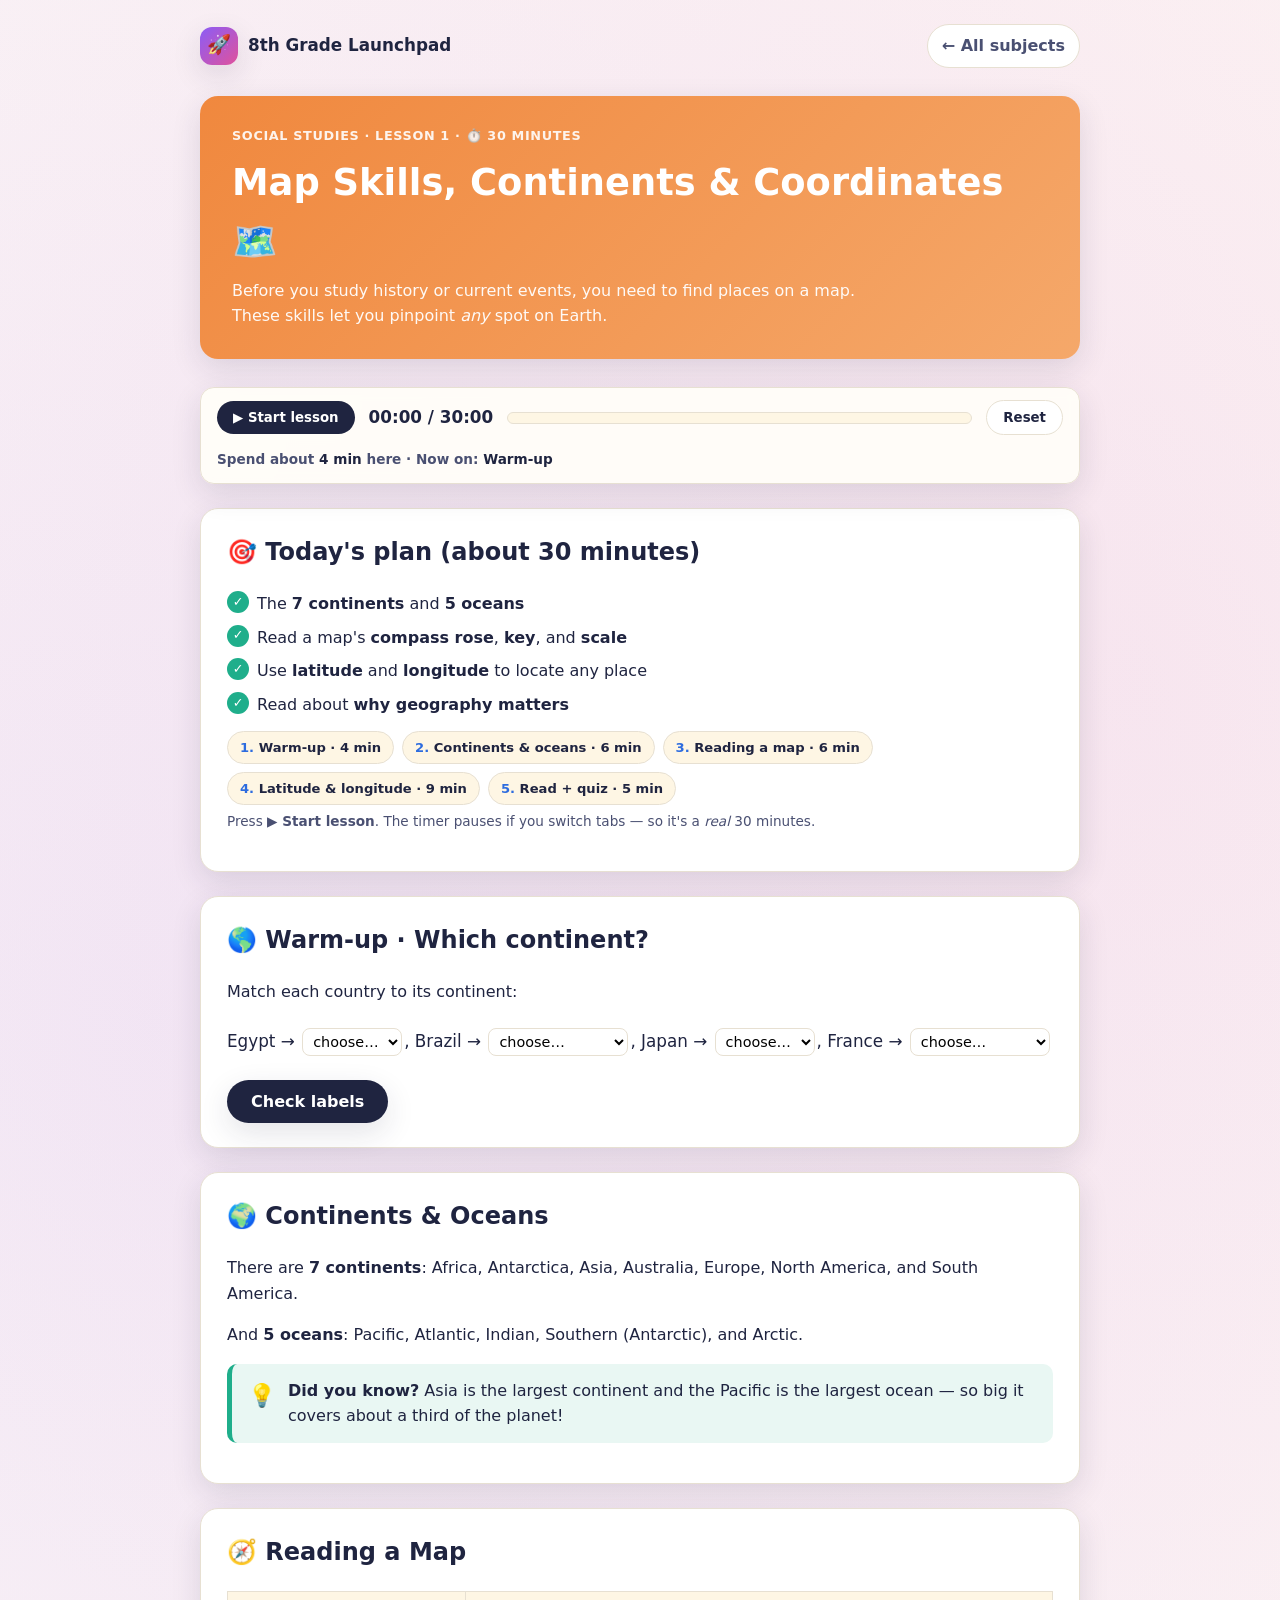
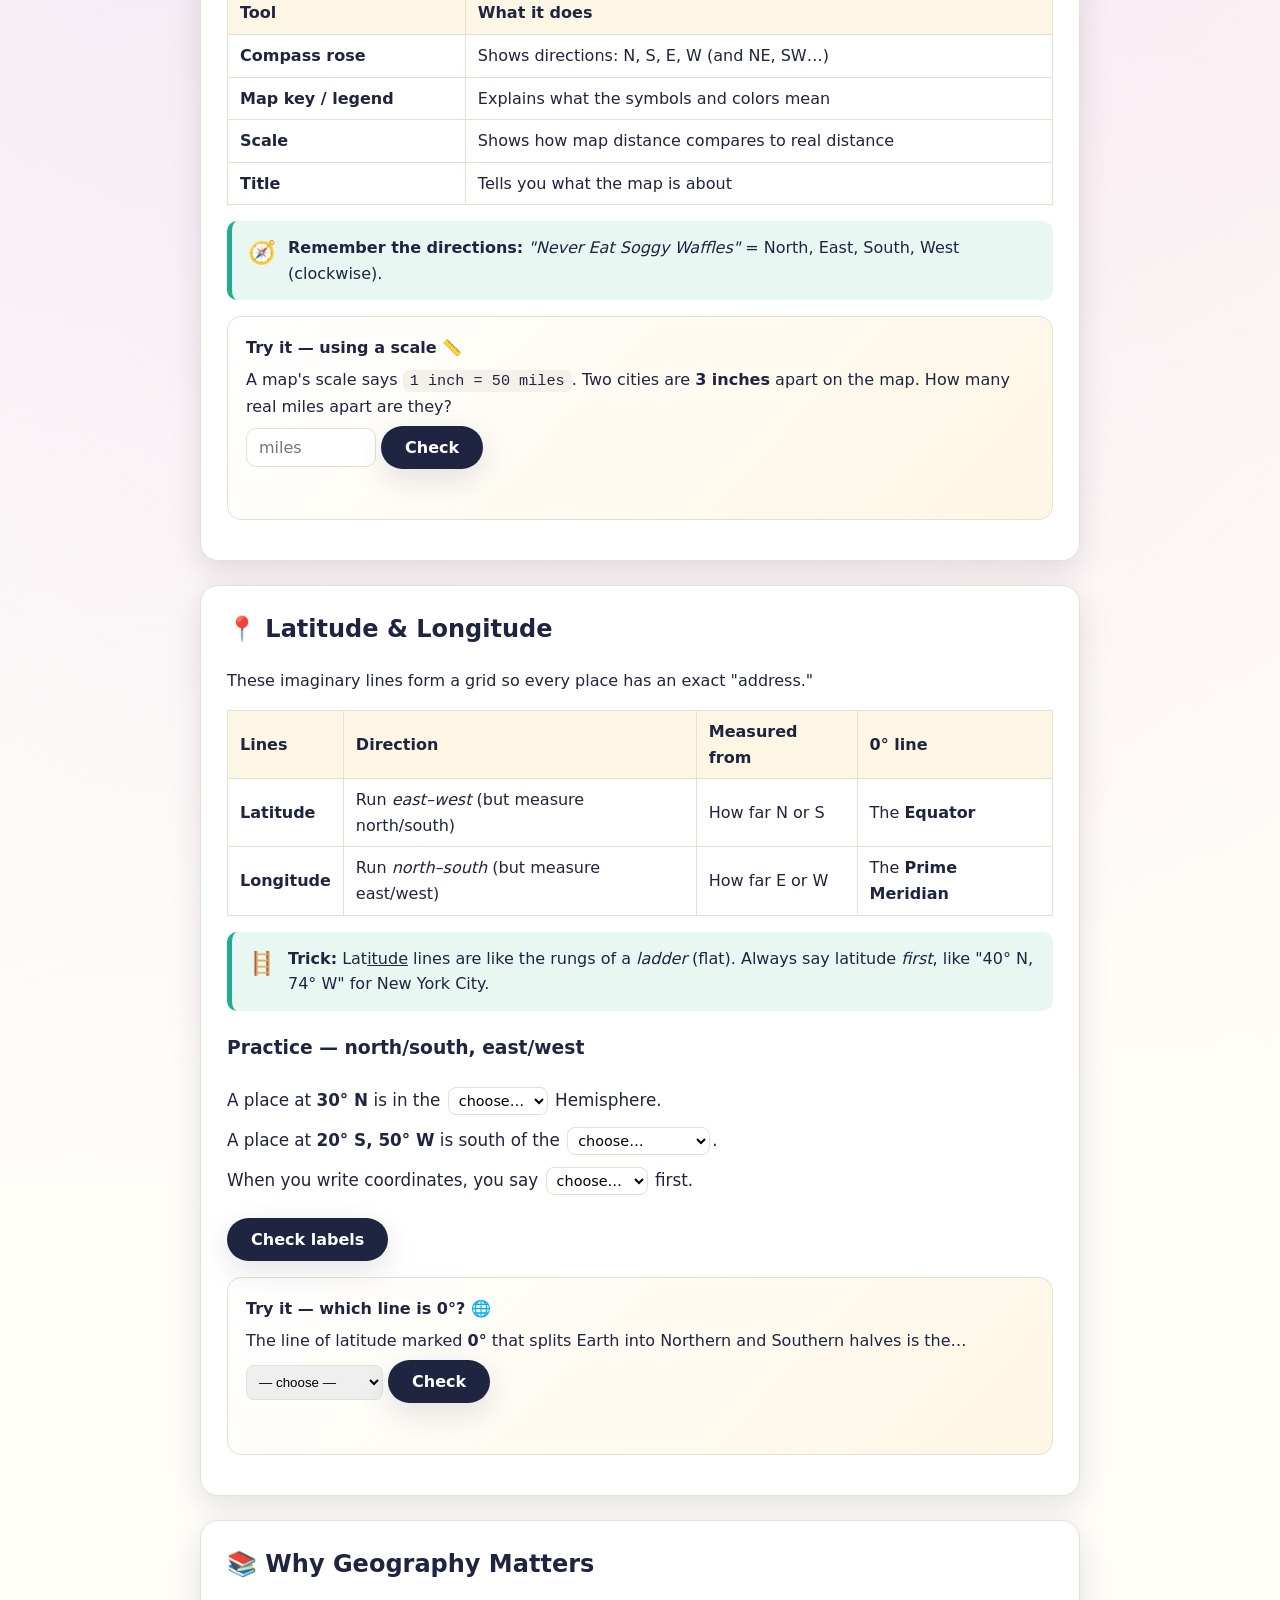
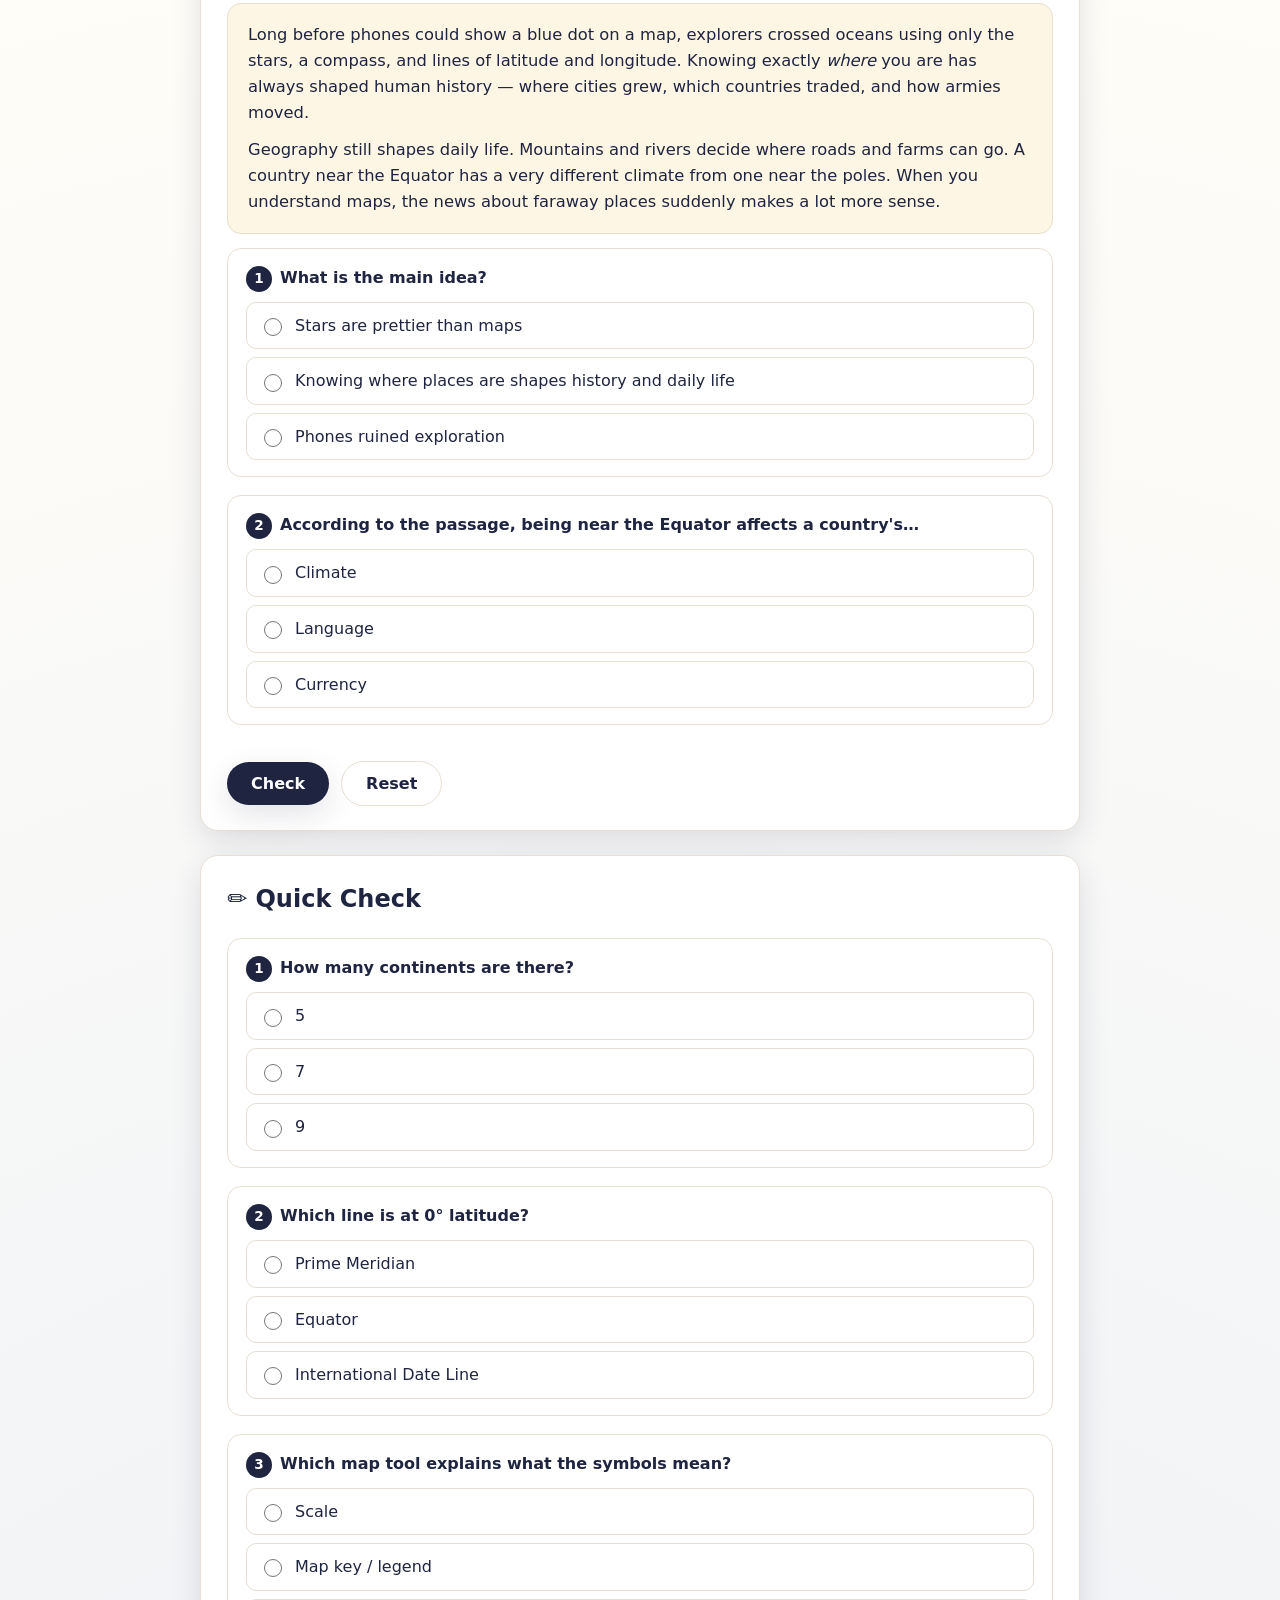
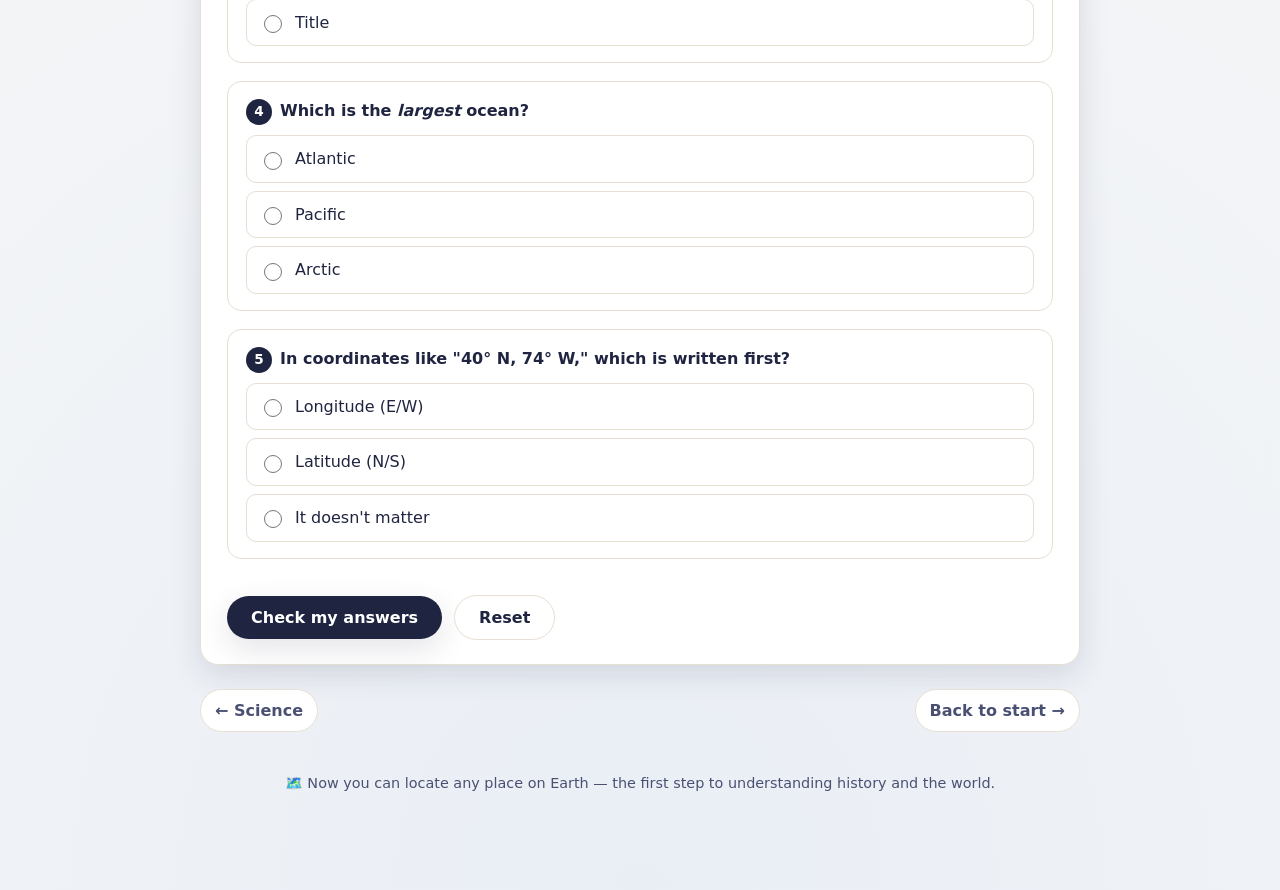
<file: lessons/social-studies.html>
<!DOCTYPE html>
<html lang="en">
<head>
  <meta charset="UTF-8" />
  <meta name="viewport" content="width=device-width, initial-scale=1.0" />
  <title>Social Studies · Lesson 1 — Map Skills, Continents &amp; Coordinates</title>
  <link rel="stylesheet" href="../assets/css/styles.css" />
  <link rel="icon" href="data:image/svg+xml,<svg xmlns='http://www.w3.org/2000/svg' viewBox='0 0 100 100'><text y='.9em' font-size='90'>🗺️</text></svg>" />
</head>
<body>
  <div class="wrap">

    <div class="topbar">
      <a class="brand" href="../index.html"><span class="logo">🚀</span><span>8th Grade Launchpad</span></a>
      <a class="back-link" href="../index.html">← All subjects</a>
    </div>

    <header class="lesson-head head-social">
      <div class="kicker">Social Studies · Lesson 1 · ⏱️ 30 minutes</div>
      <h1>Map Skills, Continents &amp; Coordinates 🗺️</h1>
      <p>Before you study history or current events, you need to find places on a
         map. These skills let you pinpoint <em>any</em> spot on Earth.</p>
    </header>

    <div class="pacer" id="pacer">
      <button class="pace-btn" data-toggle>▶ Start lesson</button>
      <span class="pace-time" data-time>00:00 / 30:00</span>
      <div class="pace-track"><div class="pace-fill" data-fill></div></div>
      <button class="pace-btn ghost" data-reset>Reset</button>
      <div class="pace-seg" data-seg></div>
    </div>

    <section class="panel">
      <h2>🎯 Today's plan (about 30 minutes)</h2>
      <ul class="goal-list">
        <li>The <strong>7 continents</strong> and <strong>5 oceans</strong></li>
        <li>Read a map's <strong>compass rose</strong>, <strong>key</strong>, and <strong>scale</strong></li>
        <li>Use <strong>latitude</strong> and <strong>longitude</strong> to locate any place</li>
        <li>Read about <strong>why geography matters</strong></li>
      </ul>
      <ul class="plan-strip">
        <li><b>1.</b> Warm-up · 4 min</li>
        <li><b>2.</b> Continents &amp; oceans · 6 min</li>
        <li><b>3.</b> Reading a map · 6 min</li>
        <li><b>4.</b> Latitude &amp; longitude · 9 min</li>
        <li><b>5.</b> Read + quiz · 5 min</li>
      </ul>
      <p class="progress-note">Press <strong>▶ Start lesson</strong>. The timer pauses if you switch tabs — so it's a <em>real</em> 30 minutes.</p>
    </section>

    <!-- WARM-UP -->
    <section class="panel">
      <h2>🌎 Warm-up · Which continent?</h2>
      <p>Match each country to its continent:</p>
      <div data-tagging>
        <p class="tagline">
          Egypt →
          <select data-answer="africa"><option value="">choose…</option><option value="africa">Africa</option><option value="asia">Asia</option><option value="europe">Europe</option></select>,
          Brazil →
          <select data-answer="south-america"><option value="">choose…</option><option value="north-america">North America</option><option value="south-america">South America</option><option value="australia">Australia</option></select>,
          Japan →
          <select data-answer="asia"><option value="">choose…</option><option value="asia">Asia</option><option value="europe">Europe</option><option value="africa">Africa</option></select>,
          France →
          <select data-answer="europe"><option value="">choose…</option><option value="europe">Europe</option><option value="asia">Asia</option><option value="south-america">South America</option></select>
        </p>
        <div class="btn-row"><button type="button" class="btn" data-grade>Check labels</button><span class="score" data-tag-score></span></div>
      </div>
    </section>

    <!-- CONTINENTS -->
    <section class="panel">
      <h2>🌍 Continents &amp; Oceans</h2>
      <p>There are <strong>7 continents</strong>: Africa, Antarctica, Asia, Australia, Europe, North America, and South America.</p>
      <p>And <strong>5 oceans</strong>: Pacific, Atlantic, Indian, Southern (Antarctic), and Arctic.</p>
      <div class="callout">
        <span class="ico">💡</span>
        <div><strong>Did you know?</strong> Asia is the largest continent and the Pacific is the largest ocean — so big it covers about a third of the planet!</div>
      </div>
    </section>

    <!-- MAP TOOLS -->
    <section class="panel">
      <h2>🧭 Reading a Map</h2>
      <table class="tidy">
        <tr><th>Tool</th><th>What it does</th></tr>
        <tr><td><span class="term">Compass rose</span></td><td>Shows directions: N, S, E, W (and NE, SW…)</td></tr>
        <tr><td><span class="term">Map key / legend</span></td><td>Explains what the symbols and colors mean</td></tr>
        <tr><td><span class="term">Scale</span></td><td>Shows how map distance compares to real distance</td></tr>
        <tr><td><span class="term">Title</span></td><td>Tells you what the map is about</td></tr>
      </table>
      <div class="callout">
        <span class="ico">🧭</span>
        <div><strong>Remember the directions:</strong> <em>"Never Eat Soggy Waffles"</em> = North, East, South, West (clockwise).</div>
      </div>
      <div class="tryit">
        <strong>Try it — using a scale 📏</strong>
        <p style="margin:.4rem 0;">A map's scale says <code>1 inch = 50 miles</code>. Two cities are <strong>3 inches</strong> apart on the map. How many real miles apart are they?</p>
        <input type="number" id="scaleAns" placeholder="miles" />
        <button class="btn" onclick="checkScale()">Check</button>
        <div class="result" id="scaleResult"></div>
      </div>
    </section>

    <!-- LAT/LONG -->
    <section class="panel">
      <h2>📍 Latitude &amp; Longitude</h2>
      <p>These imaginary lines form a grid so every place has an exact "address."</p>
      <table class="tidy">
        <tr><th>Lines</th><th>Direction</th><th>Measured from</th><th>0° line</th></tr>
        <tr><td><span class="term">Latitude</span></td><td>Run <em>east–west</em> (but measure north/south)</td><td>How far N or S</td><td>The <strong>Equator</strong></td></tr>
        <tr><td><span class="term">Longitude</span></td><td>Run <em>north–south</em> (but measure east/west)</td><td>How far E or W</td><td>The <strong>Prime Meridian</strong></td></tr>
      </table>
      <div class="callout">
        <span class="ico">🪜</span>
        <div><strong>Trick:</strong> Lat<u>itude</u> lines are like the rungs of a <em>ladder</em> (flat). Always say latitude <em>first</em>, like "40° N, 74° W" for New York City.</div>
      </div>

      <h3>Practice — north/south, east/west</h3>
      <div data-tagging>
        <p class="tagline">
          A place at <b>30° N</b> is in the
          <select data-answer="north"><option value="">choose…</option><option value="north">Northern</option><option value="south">Southern</option></select>
          Hemisphere.<br />
          A place at <b>20° S, 50° W</b> is south of the
          <select data-answer="equator"><option value="">choose…</option><option value="equator">Equator</option><option value="prime">Prime Meridian</option></select>.<br />
          When you write coordinates, you say
          <select data-answer="lat"><option value="">choose…</option><option value="lat">latitude</option><option value="long">longitude</option></select>
          first.
        </p>
        <div class="btn-row"><button type="button" class="btn" data-grade>Check labels</button><span class="score" data-tag-score></span></div>
      </div>

      <div class="tryit">
        <strong>Try it — which line is 0°? 🌐</strong>
        <p style="margin:.4rem 0;">The line of latitude marked <strong>0°</strong> that splits Earth into Northern and Southern halves is the…</p>
        <select id="linePick" style="padding:8px;border-radius:8px;border:1px solid var(--line);">
          <option value="">— choose —</option>
          <option value="prime">Prime Meridian</option>
          <option value="equator">Equator</option>
          <option value="tropic">Tropic of Cancer</option>
        </select>
        <button class="btn" onclick="checkLine()">Check</button>
        <div class="result" id="lineResult"></div>
      </div>
    </section>

    <!-- READING -->
    <section class="panel">
      <h2>📚 Why Geography Matters</h2>
      <div class="passage">
        <p>Long before phones could show a blue dot on a map, explorers crossed
        oceans using only the stars, a compass, and lines of latitude and
        longitude. Knowing exactly <em>where</em> you are has always shaped human
        history — where cities grew, which countries traded, and how armies moved.</p>
        <p>Geography still shapes daily life. Mountains and rivers decide where
        roads and farms can go. A country near the Equator has a very different
        climate from one near the poles. When you understand maps, the news about
        faraway places suddenly makes a lot more sense.</p>
      </div>
      <form class="quiz">
        <div class="question" data-answer="where" data-why="The passage repeats that knowing 'where' you are has shaped history and daily life.">
          <div class="q"><span class="num">1</span>What is the main idea?</div>
          <div class="options">
            <label><input type="radio" name="r1" value="stars" />Stars are prettier than maps</label>
            <label><input type="radio" name="r1" value="where" />Knowing where places are shapes history and daily life</label>
            <label><input type="radio" name="r1" value="phones" />Phones ruined exploration</label>
          </div>
          <div class="feedback"></div>
        </div>
        <div class="question" data-answer="climate" data-why="The passage says a country near the Equator has a different climate from one near the poles.">
          <div class="q"><span class="num">2</span>According to the passage, being near the Equator affects a country's…</div>
          <div class="options">
            <label><input type="radio" name="r2" value="climate" />Climate</label>
            <label><input type="radio" name="r2" value="language" />Language</label>
            <label><input type="radio" name="r2" value="money" />Currency</label>
          </div>
          <div class="feedback"></div>
        </div>
        <div class="btn-row">
          <button type="button" class="btn" data-check>Check</button>
          <button type="button" class="btn ghost" data-reset>Reset</button>
          <span class="score"></span>
        </div>
      </form>
    </section>

    <!-- QUIZ -->
    <section class="panel">
      <h2>✏️ Quick Check</h2>
      <form class="quiz">
        <div class="question" data-answer="7" data-why="There are 7 continents: Africa, Antarctica, Asia, Australia, Europe, North & South America.">
          <div class="q"><span class="num">1</span>How many continents are there?</div>
          <div class="options">
            <label><input type="radio" name="q1" value="5" />5</label>
            <label><input type="radio" name="q1" value="7" />7</label>
            <label><input type="radio" name="q1" value="9" />9</label>
          </div>
          <div class="feedback"></div>
        </div>

        <div class="question" data-answer="equator" data-why="The Equator is latitude 0°, dividing Earth into Northern and Southern Hemispheres.">
          <div class="q"><span class="num">2</span>Which line is at <strong>0° latitude</strong>?</div>
          <div class="options">
            <label><input type="radio" name="q2" value="prime" />Prime Meridian</label>
            <label><input type="radio" name="q2" value="equator" />Equator</label>
            <label><input type="radio" name="q2" value="border" />International Date Line</label>
          </div>
          <div class="feedback"></div>
        </div>

        <div class="question" data-answer="key" data-why="The map key (legend) explains what symbols and colors mean.">
          <div class="q"><span class="num">3</span>Which map tool explains what the symbols mean?</div>
          <div class="options">
            <label><input type="radio" name="q3" value="scale" />Scale</label>
            <label><input type="radio" name="q3" value="key" />Map key / legend</label>
            <label><input type="radio" name="q3" value="title" />Title</label>
          </div>
          <div class="feedback"></div>
        </div>

        <div class="question" data-answer="pacific" data-why="The Pacific is the largest ocean, covering about a third of Earth.">
          <div class="q"><span class="num">4</span>Which is the <em>largest</em> ocean?</div>
          <div class="options">
            <label><input type="radio" name="q4" value="atlantic" />Atlantic</label>
            <label><input type="radio" name="q4" value="pacific" />Pacific</label>
            <label><input type="radio" name="q4" value="arctic" />Arctic</label>
          </div>
          <div class="feedback"></div>
        </div>

        <div class="question" data-answer="latitude" data-why="When writing coordinates, latitude (N/S) comes first, then longitude (E/W).">
          <div class="q"><span class="num">5</span>In coordinates like "40° N, 74° W," which is written first?</div>
          <div class="options">
            <label><input type="radio" name="q5" value="longitude" />Longitude (E/W)</label>
            <label><input type="radio" name="q5" value="latitude" />Latitude (N/S)</label>
            <label><input type="radio" name="q5" value="either" />It doesn't matter</label>
          </div>
          <div class="feedback"></div>
        </div>

        <div class="btn-row">
          <button type="button" class="btn" data-check>Check my answers</button>
          <button type="button" class="btn ghost" data-reset>Reset</button>
          <span class="score"></span>
        </div>
      </form>
    </section>

    <div class="lesson-nav">
      <a class="back-link" href="science.html">← Science</a>
      <a class="back-link" href="../index.html">Back to start →</a>
    </div>

    <p class="foot">🗺️ Now you can locate any place on Earth — the first step to understanding history and the world.</p>
  </div>

  <div class="break-overlay" id="breakOverlay">
    <div class="break-card">
      <div class="big">🎉</div>
      <h2>That's a full 30 minutes!</h2>
      <p>Awesome focus. Now take a <strong>10–15 minute break</strong> — stretch, grab a snack and some water, and rest your eyes. When you come back, start your next lesson.</p>
      <div class="btn-row"><button class="btn" id="breakKeep">I'm taking my break 👍</button></div>
    </div>
  </div>

  <script>
    window.LESSON_PLAN = { minutes: 30, segments: [
      { label: "Warm-up", min: 4 },
      { label: "Continents & oceans", min: 6 },
      { label: "Reading a map", min: 6 },
      { label: "Latitude & longitude", min: 9 },
      { label: "Read + quiz", min: 5 }
    ]};
    function checkScale() {
      const v = Number(document.getElementById('scaleAns').value);
      const el = document.getElementById('scaleResult');
      const ok = v === 150;
      el.textContent = ok ? '✅ Yes! 3 × 50 = 150 miles.' : '❌ Not yet — multiply the inches by the miles-per-inch (3 × 50).';
      el.style.color = ok ? 'var(--good)' : 'var(--bad)';
    }
    function checkLine() {
      const v = document.getElementById('linePick').value;
      const el = document.getElementById('lineResult');
      const ok = v === 'equator';
      el.textContent = ok
        ? '✅ Correct! The Equator is 0° latitude.'
        : "❌ Not quite — that 0° latitude line circles Earth's middle.";
      el.style.color = ok ? 'var(--good)' : 'var(--bad)';
    }
  </script>
  <script src="../assets/js/quiz.js"></script>
  <script src="../assets/js/activities.js"></script>
  <script src="../assets/js/timer.js"></script>
</body>
</html>
</file>
<file: assets/css/styles.css>
/* ===========================================================
   7th → 8th Grade Refresher
   Shared stylesheet
   A bright, creative theme (art is her favorite subject!)
   =========================================================== */

:root {
  --ink: #1f2440;
  --ink-soft: #4a5072;
  --paper: #fffdf8;
  --cream: #fef6e4;
  --line: #e7e0d2;

  /* subject accent colors */
  --math: #2d6cdf;
  --english: #e0529c;
  --science: #1fae8b;
  --social: #f0883e;
  --art: #8b5cf6;

  --good: #1fae8b;
  --bad: #e85d5d;

  --shadow: 0 10px 30px rgba(31, 36, 64, 0.12);
  --radius: 18px;
  --font: "Segoe UI", "Trebuchet MS", system-ui, -apple-system, sans-serif;
}

* { box-sizing: border-box; }

html { scroll-behavior: smooth; }

body {
  margin: 0;
  font-family: var(--font);
  color: var(--ink);
  background:
    radial-gradient(circle at 12% 18%, rgba(139, 92, 246, 0.10), transparent 38%),
    radial-gradient(circle at 88% 12%, rgba(224, 82, 156, 0.10), transparent 40%),
    radial-gradient(circle at 50% 100%, rgba(45, 108, 223, 0.10), transparent 45%),
    var(--paper);
  line-height: 1.6;
  min-height: 100vh;
}

a { color: inherit; }

.wrap {
  max-width: 920px;
  margin: 0 auto;
  padding: 24px 20px 80px;
}

/* ---------- Top bar ---------- */
.topbar {
  display: flex;
  align-items: center;
  justify-content: space-between;
  gap: 12px;
  flex-wrap: wrap;
  margin-bottom: 28px;
}

.brand {
  display: inline-flex;
  align-items: center;
  gap: 10px;
  font-weight: 800;
  text-decoration: none;
  font-size: 1.05rem;
}

.brand .logo {
  width: 38px; height: 38px;
  border-radius: 12px;
  display: grid; place-items: center;
  background: linear-gradient(135deg, var(--art), var(--english));
  color: #fff; font-size: 1.2rem;
  box-shadow: var(--shadow);
}

.back-link {
  text-decoration: none;
  font-weight: 600;
  color: var(--ink-soft);
  background: #fff;
  border: 1px solid var(--line);
  padding: 8px 14px;
  border-radius: 999px;
  transition: transform .15s ease, box-shadow .15s ease;
}
.back-link:hover { transform: translateY(-2px); box-shadow: var(--shadow); }

/* ---------- Hero ---------- */
.hero {
  background: linear-gradient(135deg, #fff, var(--cream));
  border: 1px solid var(--line);
  border-radius: var(--radius);
  padding: 36px 32px;
  box-shadow: var(--shadow);
  margin-bottom: 32px;
  position: relative;
  overflow: hidden;
}
.hero h1 { margin: 0 0 10px; font-size: clamp(1.8rem, 4vw, 2.6rem); }
.hero p { margin: 0; color: var(--ink-soft); max-width: 60ch; }
.hero .sprinkles { position: absolute; inset: 0; pointer-events: none; opacity: .5; }

.pill {
  display: inline-block;
  font-size: .8rem;
  font-weight: 700;
  letter-spacing: .04em;
  text-transform: uppercase;
  padding: 4px 12px;
  border-radius: 999px;
  background: #fff;
  border: 1px solid var(--line);
  margin-bottom: 14px;
}

/* ---------- Subject cards ---------- */
.cards {
  display: grid;
  grid-template-columns: repeat(auto-fill, minmax(240px, 1fr));
  gap: 20px;
}

.card {
  display: block;
  text-decoration: none;
  background: #fff;
  border: 1px solid var(--line);
  border-radius: var(--radius);
  padding: 22px;
  box-shadow: var(--shadow);
  transition: transform .18s ease, box-shadow .18s ease;
  position: relative;
  overflow: hidden;
}
.card::before {
  content: "";
  position: absolute;
  top: 0; left: 0; right: 0;
  height: 6px;
  background: var(--accent, var(--ink));
}
.card:hover { transform: translateY(-6px); box-shadow: 0 18px 40px rgba(31,36,64,.18); }
.card .emoji { font-size: 2rem; }
.card h3 { margin: 12px 0 6px; font-size: 1.25rem; }
.card p { margin: 0 0 14px; color: var(--ink-soft); font-size: .95rem; }
.card .tag {
  display: inline-block;
  font-size: .78rem;
  font-weight: 700;
  color: var(--accent, var(--ink));
  background: color-mix(in srgb, var(--accent, #000) 12%, #fff);
  padding: 4px 10px;
  border-radius: 999px;
}
.card .fav {
  position: absolute; top: 14px; right: 14px;
  font-size: .72rem; font-weight: 800;
  background: var(--art); color: #fff;
  padding: 4px 10px; border-radius: 999px;
  letter-spacing: .03em;
}

.card.math   { --accent: var(--math); }
.card.english{ --accent: var(--english); }
.card.science{ --accent: var(--science); }
.card.social { --accent: var(--social); }
.card.art    { --accent: var(--art); }

/* ---------- Lesson page ---------- */
.lesson-head {
  border-radius: var(--radius);
  padding: 30px 32px;
  color: #fff;
  box-shadow: var(--shadow);
  margin-bottom: 28px;
}
.lesson-head .kicker { font-weight: 700; opacity: .9; letter-spacing: .05em; text-transform: uppercase; font-size: .8rem; }
.lesson-head h1 { margin: 8px 0 6px; font-size: clamp(1.6rem, 3.5vw, 2.3rem); }
.lesson-head p { margin: 0; opacity: .95; max-width: 64ch; }

.head-math    { background: linear-gradient(135deg, var(--math),   #5b8def); }
.head-english { background: linear-gradient(135deg, var(--english),#f178b6); }
.head-science { background: linear-gradient(135deg, var(--science),#41cda8); }
.head-social  { background: linear-gradient(135deg, var(--social), #f5a86a); }
.head-art     { background: linear-gradient(135deg, var(--art),    #b08bf7); }

.panel {
  background: #fff;
  border: 1px solid var(--line);
  border-radius: var(--radius);
  padding: 24px 26px;
  box-shadow: var(--shadow);
  margin-bottom: 24px;
}
.panel h2 { margin-top: 0; display: flex; align-items: center; gap: 10px; }
.panel h3 { margin: 22px 0 8px; }

.goal-list { list-style: none; padding: 0; margin: 0; display: grid; gap: 8px; }
.goal-list li { padding-left: 30px; position: relative; }
.goal-list li::before {
  content: "✓"; position: absolute; left: 0; top: 0;
  width: 22px; height: 22px; border-radius: 50%;
  display: grid; place-items: center; font-size: .8rem; font-weight: 800;
  background: var(--good); color: #fff;
}

.example {
  background: var(--cream);
  border: 1px dashed var(--line);
  border-radius: 14px;
  padding: 16px 18px;
  margin: 14px 0;
}
.example .label { font-weight: 800; font-size: .8rem; text-transform: uppercase; letter-spacing: .05em; color: var(--ink-soft); }

.steps { counter-reset: step; list-style: none; padding: 0; margin: 12px 0; }
.steps li { counter-increment: step; padding: 8px 0 8px 42px; position: relative; border-bottom: 1px solid var(--line); }
.steps li:last-child { border-bottom: 0; }
.steps li::before {
  content: counter(step);
  position: absolute; left: 0; top: 8px;
  width: 28px; height: 28px; border-radius: 8px;
  display: grid; place-items: center; font-weight: 800; color: #fff;
  background: var(--ink);
}

.term { font-weight: 800; color: var(--ink); }
mark { background: #fff2a8; padding: 0 4px; border-radius: 4px; }
code, .code {
  font-family: "Consolas", "Courier New", monospace;
  background: #f3f1ea; padding: 2px 7px; border-radius: 6px; font-size: .95em;
}

.callout {
  display: flex; gap: 12px;
  background: color-mix(in srgb, var(--science) 10%, #fff);
  border-left: 5px solid var(--science);
  border-radius: 10px; padding: 14px 16px; margin: 16px 0;
}
.callout .ico { font-size: 1.4rem; }

table.tidy { width: 100%; border-collapse: collapse; margin: 14px 0; }
table.tidy th, table.tidy td { border: 1px solid var(--line); padding: 8px 12px; text-align: left; }
table.tidy th { background: var(--cream); }

/* ---------- Quiz ---------- */
.quiz { display: grid; gap: 18px; }
.question {
  border: 1px solid var(--line);
  border-radius: 14px;
  padding: 16px 18px;
  background: #fff;
}
.question .q { font-weight: 700; margin-bottom: 10px; }
.question .q .num {
  display: inline-grid; place-items: center;
  width: 26px; height: 26px; border-radius: 50%;
  background: var(--ink); color: #fff; font-size: .85rem; margin-right: 8px;
}
.options { display: grid; gap: 8px; }
.options label {
  display: flex; align-items: center; gap: 10px;
  border: 1px solid var(--line); border-radius: 10px;
  padding: 10px 12px; cursor: pointer;
  transition: background .12s ease, border-color .12s ease;
}
.options label:hover { background: var(--cream); }
.options input { width: 18px; height: 18px; accent-color: var(--math); }
.options label.correct { border-color: var(--good); background: color-mix(in srgb, var(--good) 14%, #fff); }
.options label.wrong   { border-color: var(--bad);  background: color-mix(in srgb, var(--bad) 12%, #fff); }

.feedback { margin-top: 10px; font-weight: 600; display: none; }
.feedback.show { display: block; }
.feedback.right { color: var(--good); }
.feedback.miss  { color: var(--bad); }

.btn {
  border: 0; cursor: pointer;
  font-family: inherit; font-weight: 800; font-size: 1rem;
  padding: 12px 24px; border-radius: 999px;
  color: #fff; background: var(--ink);
  box-shadow: var(--shadow);
  transition: transform .15s ease, opacity .15s ease;
}
.btn:hover { transform: translateY(-2px); }
.btn.ghost { background: #fff; color: var(--ink); border: 1px solid var(--line); box-shadow: none; }
.btn-row { display: flex; gap: 12px; flex-wrap: wrap; align-items: center; margin-top: 18px; }

.score {
  font-weight: 800; font-size: 1.1rem; padding: 10px 18px;
  border-radius: 999px; background: var(--cream); border: 1px solid var(--line);
  display: none;
}
.score.show { display: inline-block; }

/* ---------- Try-it boxes ---------- */
.tryit {
  background: linear-gradient(135deg, #fff, var(--cream));
  border: 1px solid var(--line);
  border-radius: 14px; padding: 18px; margin: 16px 0;
}
.tryit input[type="text"], .tryit input[type="number"] {
  font-family: inherit; font-size: 1rem;
  padding: 9px 12px; border: 1px solid var(--line); border-radius: 10px; width: 130px;
}
.tryit .result { margin-top: 10px; font-weight: 700; min-height: 1.4em; }

/* ---------- Art studio ---------- */
.studio { display: grid; gap: 16px; }
.canvas-wrap { background: #fff; border: 1px solid var(--line); border-radius: 14px; padding: 12px; box-shadow: var(--shadow); }
#artCanvas { width: 100%; height: auto; border-radius: 10px; background: #fff; touch-action: none; cursor: crosshair; display: block; }
.tools { display: flex; flex-wrap: wrap; gap: 10px; align-items: center; }
.swatches { display: flex; gap: 8px; flex-wrap: wrap; }
.swatch { width: 30px; height: 30px; border-radius: 50%; border: 3px solid #fff; box-shadow: 0 0 0 1px var(--line); cursor: pointer; }
.swatch.active { transform: scale(1.18); box-shadow: 0 0 0 2px var(--ink); }
.brush-size { display: flex; align-items: center; gap: 8px; }

/* color wheel */
.wheel { display: flex; gap: 20px; flex-wrap: wrap; align-items: center; }
.wheel .ring { width: 180px; height: 180px; border-radius: 50%;
  background: conic-gradient(red, orange, yellow, green, cyan, blue, magenta, red);
  box-shadow: var(--shadow); flex-shrink: 0; }

/* ---------- Footer / nav between lessons ---------- */
.lesson-nav { display: flex; justify-content: space-between; gap: 12px; flex-wrap: wrap; margin-top: 10px; }
.foot { text-align: center; color: var(--ink-soft); margin-top: 40px; font-size: .9rem; }

.progress-note {
  font-size: .85rem; color: var(--ink-soft); margin-top: 6px;
}

@media (max-width: 540px) {
  .hero, .lesson-head { padding: 24px 20px; }
  .panel { padding: 20px; }
}

/* ===========================================================
   Pacing timer — keeps each lesson a real 30 minutes
   =========================================================== */
.pacer {
  position: sticky; top: 0; z-index: 50;
  display: flex; align-items: center; gap: 14px; flex-wrap: wrap;
  background: rgba(255,253,248,.96);
  backdrop-filter: blur(6px);
  border: 1px solid var(--line);
  border-radius: 14px;
  padding: 12px 16px;
  box-shadow: var(--shadow);
  margin-bottom: 24px;
}
.pacer.running { border-color: var(--science); }
.pacer .pace-btn {
  border: 0; cursor: pointer; font-family: inherit; font-weight: 800;
  padding: 9px 16px; border-radius: 999px; color: #fff; background: var(--ink);
}
.pacer .pace-btn.ghost { background: #fff; color: var(--ink); border: 1px solid var(--line); }
.pacer .pace-time { font-weight: 800; font-variant-numeric: tabular-nums; font-size: 1.05rem; }
.pacer .pace-track {
  flex: 1 1 160px; min-width: 120px; height: 12px;
  background: var(--cream); border-radius: 999px; overflow: hidden; border: 1px solid var(--line);
}
.pacer .pace-fill {
  height: 100%; width: 0%;
  background: linear-gradient(90deg, var(--science), var(--math));
  transition: width .4s ease;
}
.pacer .pace-seg { font-size: .85rem; font-weight: 700; color: var(--ink-soft); flex-basis: 100%; }
.pacer .pace-seg b { color: var(--ink); }

.plan-strip {
  display: flex; flex-wrap: wrap; gap: 8px; margin: 14px 0 0;
  list-style: none; padding: 0;
}
.plan-strip li {
  font-size: .82rem; font-weight: 700;
  background: var(--cream); border: 1px solid var(--line);
  border-radius: 999px; padding: 5px 12px;
}
.plan-strip li b { color: var(--math); }

/* Break overlay */
.break-overlay {
  position: fixed; inset: 0; z-index: 200;
  display: none; align-items: center; justify-content: center;
  background: rgba(31,36,64,.78); backdrop-filter: blur(4px); padding: 20px;
}
.break-overlay.show { display: flex; }
.break-card {
  background: #fff; border-radius: var(--radius); padding: 34px 30px;
  max-width: 460px; text-align: center; box-shadow: var(--shadow);
}
.break-card .big { font-size: 3rem; }
.break-card h2 { margin: 8px 0 6px; }
.break-card p { color: var(--ink-soft); }
.break-card .btn-row { justify-content: center; }

/* ===========================================================
   Extra activity styles for the longer lessons
   =========================================================== */
.passage {
  background: var(--cream); border: 1px solid var(--line);
  border-radius: 14px; padding: 18px 20px; margin: 14px 0;
  font-size: 1.02rem;
}
.passage p { margin: 0 0 10px; }
.passage p:last-child { margin-bottom: 0; }

.tagline { font-size: 1.05rem; line-height: 2.4; }
.tagline select {
  font-family: inherit; font-size: .9rem; padding: 4px 6px;
  border-radius: 8px; border: 1px solid var(--line); margin: 0 2px;
  background: #fff;
}
.tagline select.ok { border-color: var(--good); background: color-mix(in srgb, var(--good) 14%, #fff); }
.tagline select.no { border-color: var(--bad); background: color-mix(in srgb, var(--bad) 12%, #fff); }

.practice-grid { display: grid; gap: 12px; }
.prob {
  display: flex; align-items: center; gap: 10px; flex-wrap: wrap;
  border: 1px solid var(--line); border-radius: 12px; padding: 12px 14px; background: #fff;
}
.prob .pnum {
  display: inline-grid; place-items: center; width: 26px; height: 26px;
  border-radius: 50%; background: var(--ink); color: #fff; font-size: .85rem; flex-shrink: 0;
}
.prob .qtext { font-weight: 700; flex: 1 1 200px; }
.prob input { font-family: inherit; font-size: 1rem; padding: 7px 10px; border: 1px solid var(--line); border-radius: 9px; width: 90px; }
.prob .mark { font-weight: 800; min-width: 1.4em; }

.checklist { list-style: none; padding: 0; margin: 12px 0; display: grid; gap: 8px; }
.checklist li { display: flex; gap: 10px; align-items: flex-start; }
.checklist input { width: 18px; height: 18px; margin-top: 3px; accent-color: var(--science); }

textarea.write {
  width: 100%; min-height: 110px; font-family: inherit; font-size: 1rem;
  padding: 12px; border: 1px solid var(--line); border-radius: 12px; resize: vertical;
}
.wordcount { font-size: .85rem; color: var(--ink-soft); margin-top: 6px; }

.value-scale { display: flex; gap: 0; border-radius: 10px; overflow: hidden; border: 1px solid var(--line); margin: 12px 0; }
.value-scale div { flex: 1; height: 46px; display: grid; place-items: center; font-size: .8rem; font-weight: 700; }

.challenge { counter-reset: ch; list-style: none; padding: 0; margin: 12px 0; display: grid; gap: 10px; }
.challenge li {
  counter-increment: ch; position: relative; padding: 12px 14px 12px 50px;
  border: 1px solid var(--line); border-radius: 12px; background: #fff;
}
.challenge li::before {
  content: counter(ch); position: absolute; left: 12px; top: 12px;
  width: 26px; height: 26px; border-radius: 8px; display: grid; place-items: center;
  font-weight: 800; color: #fff; background: var(--art);
}
</file>
